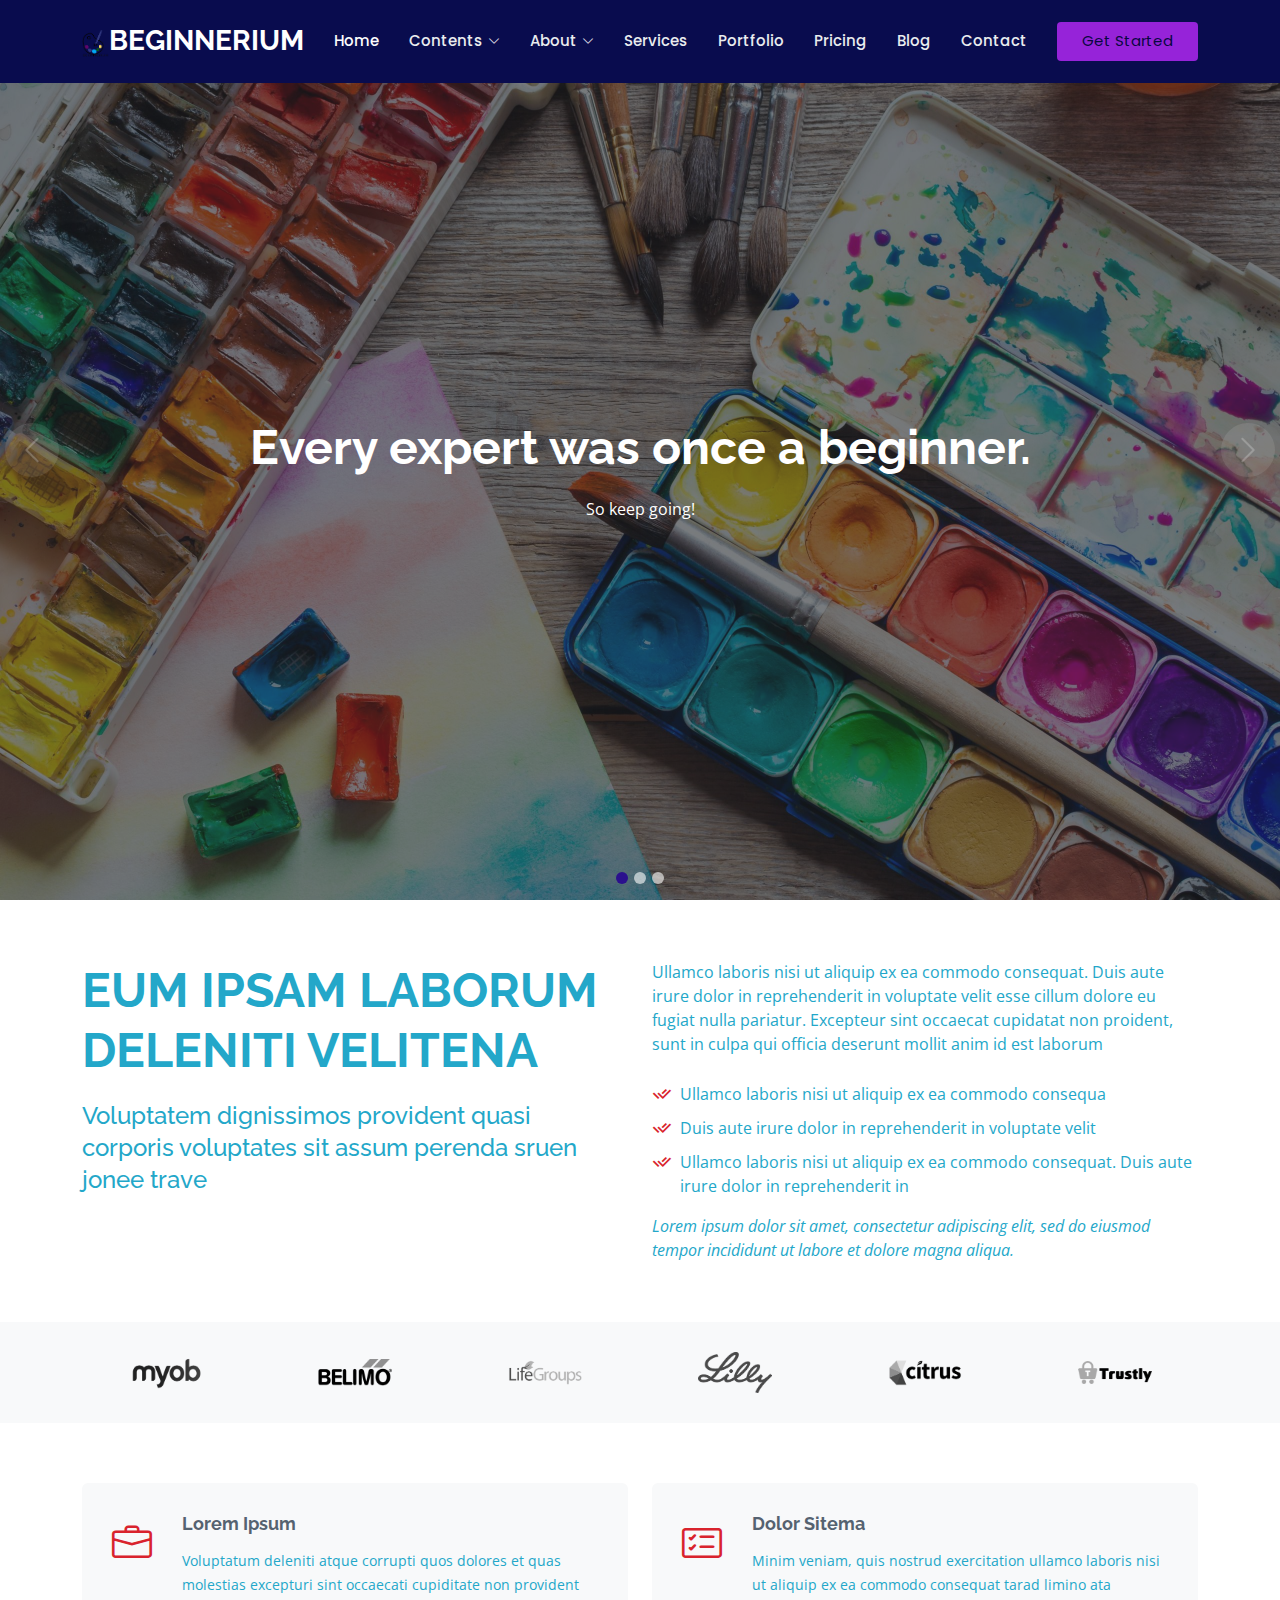
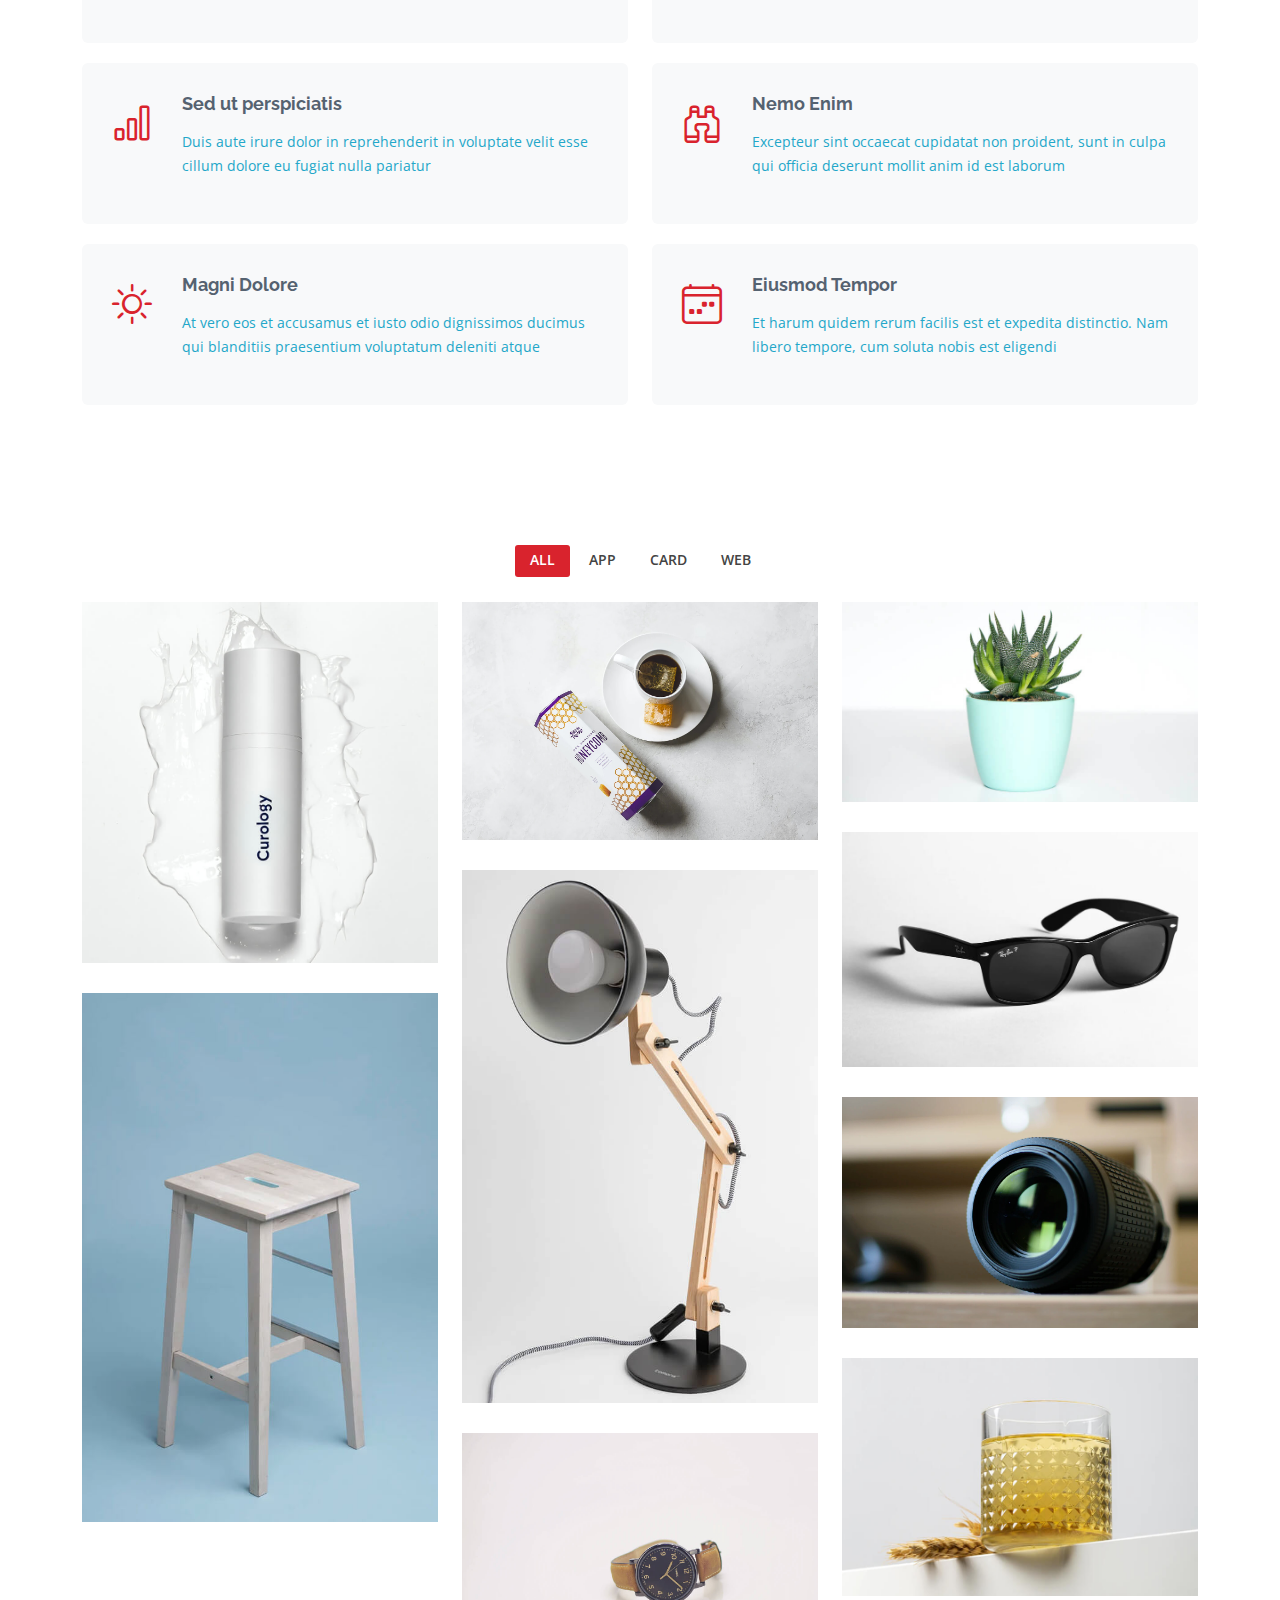
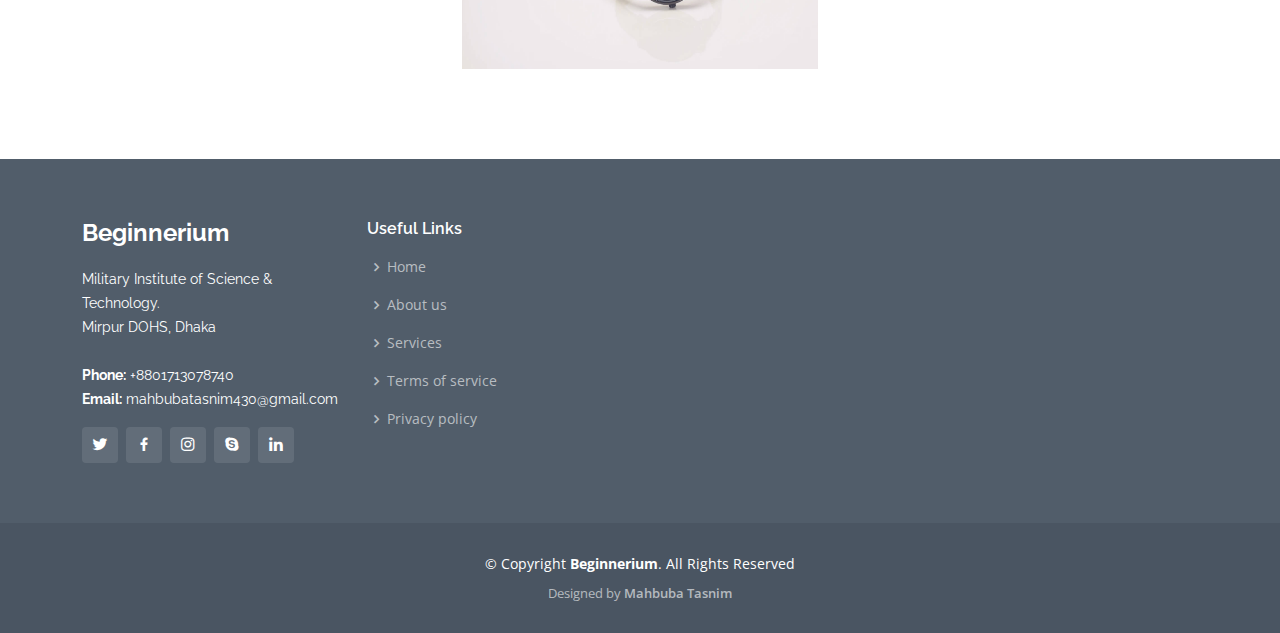
<file: index.html>
<!DOCTYPE html>
<html lang="en">

<head>
  <meta charset="utf-8">
  <meta content="width=device-width, initial-scale=1.0" name="viewport">

  <title>Beginnerium</title>
  <meta content="" name="description">
  <meta content="" name="keywords">

  <!-- Favicons -->
  <link href="assets/img/beginnerium.png" rel="icon">
  <link href="assets/img/beginnerium.png" rel="apple-touch-icon">

  <!-- Google Fonts -->
  <link href="https://fonts.googleapis.com/css?family=Open+Sans:300,300i,400,400i,600,600i,700,700i|Raleway:300,300i,400,400i,500,500i,600,600i,700,700i|Poppins:300,300i,400,400i,500,500i,600,600i,700,700i" rel="stylesheet">

  <!-- Vendor CSS Files -->
  <link href="assets/vendor/animate.css/animate.min.css" rel="stylesheet">
  <link href="assets/vendor/bootstrap/css/bootstrap.min.css" rel="stylesheet">
  <link href="assets/vendor/bootstrap-icons/bootstrap-icons.css" rel="stylesheet">
  <link href="assets/vendor/boxicons/css/boxicons.min.css" rel="stylesheet">
  <link href="assets/vendor/glightbox/css/glightbox.min.css" rel="stylesheet">
  <link href="assets/vendor/remixicon/remixicon.css" rel="stylesheet">
  <link href="assets/vendor/swiper/swiper-bundle.min.css" rel="stylesheet">

  <!-- Template Main CSS File -->
  <link href="assets/css/style.css" rel="stylesheet">

  <!-- =======================================================
  * Template Name: Sailor - v4.7.0
  * Template URL: https://bootstrapmade.com/sailor-free-bootstrap-theme/
  * Author: BootstrapMade.com
  * License: https://bootstrapmade.com/license/
  ======================================================== -->
</head>

<body>

  <!-- ======= Header ======= -->
  <header id="header" class="fixed-top d-flex align-items-center">
    <div class="container d-flex align-items-center">
      <a href="index.html" class="logo me-auto"><img src="assets/img/logonew.png" alt="" class="img-fluid"></a>
      <h1 class="logo me-auto"><a href="index.html">Beginnerium</a></h1>
      <!-- Uncomment below if you prefer to use an image logo -->
      

      <nav id="navbar" class="navbar">
        <ul>
          <li><a href="index.html" class="active">Home</a></li>

          <li class="dropdown"><a href="contents.html"><span>Contents</span> <i class="bi bi-chevron-down"></i></a>
            <ul>
              <li><a href="brushes.html">Brushes</a></li>
              <li><a href="canvases.html">Canvases</a></li>
              <li><a href="paints.html">Paints</a></li>
              <li><a href="sketchitems.html">Sketch Items</a></li>
              <li><a href="calligraphyitems.html">Calligraphy Items</a></li>
              <li><a href="testimonials.html">Paints</a></li>
            </ul>
          </li>

          <li class="dropdown"><a href="#"><span>About</span> <i class="bi bi-chevron-down"></i></a>
            <ul>
              <li><a href="about.html">About</a></li>
              <li><a href="team.html">Team</a></li>
              <li><a href="testimonials.html">Testimonials</a></li>

              <li class="dropdown"><a href="#"><span>Deep Drop Down</span> <i class="bi bi-chevron-right"></i></a>
                <ul>
                  <li><a href="#">Deep Drop Down 1</a></li>
                  <li><a href="#">Deep Drop Down 2</a></li>
                  <li><a href="#">Deep Drop Down 3</a></li>
                  <li><a href="#">Deep Drop Down 4</a></li>
                  <li><a href="#">Deep Drop Down 5</a></li>
                </ul>
              </li>
            </ul>
          </li>
          <li><a href="services.html">Services</a></li>
          <li><a href="portfolio.html">Portfolio</a></li>
          <li><a href="pricing.html">Pricing</a></li>
          <li><a href="blog.html">Blog</a></li>

          <li><a href="contact.html">Contact</a></li>
          <li><a href="index.html" class="getstarted">Get Started</a></li>
        </ul>
        <i class="bi bi-list mobile-nav-toggle"></i>
      </nav><!-- .navbar -->

    </div>
  </header><!-- End Header -->

  <!-- ======= Hero Section ======= -->
  <section id="hero">
    <div id="heroCarousel" data-bs-interval="5000" class="carousel slide carousel-fade" data-bs-ride="carousel">

      <ol class="carousel-indicators" id="hero-carousel-indicators"></ol>

      <div class="carousel-inner" role="listbox">

        <!-- Slide 1 -->
        <div class="carousel-item active" style="background-image: url(assets/img/herosec1.jpg)">
          <div class="carousel-container">
            <div class="container">
              <h2 class="animate__animated animate__fadeInDown">Every expert was once a beginner.</h2>
              <p class="animate__animated animate__fadeInUp">So keep going!</p>
              <!--<a href="#about" class="btn-get-started animate__animated animate__fadeInUp scrollto">Read More</a>-->
            </div>
          </div>
        </div>

        <!-- Slide 2 -->
        <div class="carousel-item" style="background-image: url(assets/img/herosec2.jpg)">
          <div class="carousel-container">
            <div class="container">
              <h2 class="animate__animated animate__fadeInDown">Happy things are always colorful.</h2>
              <p class="animate__animated animate__fadeInUp">So add some color in your life!</p>
              <!--<a href="#about" class="btn-get-started animate__animated animate__fadeInUp scrollto">Read More</a>-->
            </div>
          </div>
        </div>

        <!-- Slide 3 -->
        <div class="carousel-item" style="background-image: url(assets/img/image3.jpg)">
          <div class="carousel-container">
            <div class="container">
              <h2 class="animate__animated animate__fadeInDown">The scariest moment is always right before you start.</h2>
              <p class="animate__animated animate__fadeInUp">So don't hesitate to start!</p>
              <!--<a href="#about" class="btn-get-started animate__animated animate__fadeInUp scrollto">Read More</a>-->
            </div>
          </div>
        </div>

      </div>

      <a class="carousel-control-prev" href="#heroCarousel" role="button" data-bs-slide="prev">
        <span class="carousel-control-prev-icon bi bi-chevron-left" aria-hidden="true"></span>
      </a>

      <a class="carousel-control-next" href="#heroCarousel" role="button" data-bs-slide="next">
        <span class="carousel-control-next-icon bi bi-chevron-right" aria-hidden="true"></span>
      </a>

    </div>
  </section><!-- End Hero -->
  <!--<div class="RenderAnimation_scroll-indicator__2E8Ka">
    <div class="RenderAnimation_inner__MWPOh ">
      <div aria-label="Animated scroll indicator" role="img">
        <svg xmlns="http://www.w3.org/2000/svg" viewBox="0 0 26 50" width="26" height="50" preserveAspectRatio="xMidYMid meet" style="width: 100%; height: 100%; transform: translate3d(0px, 0px, 0px);">
          <defs>
            <clipPath id="__lottie_element_1886">
              <rect width="26" height="50" x="0" y="0"></rect>
            </clipPath>
          </defs>
          <g clip-path="url(#__lottie_element_1886)">
            <g transform="matrix(0.5656854510307312,0.5656854510307312,-0.5656854510307312,0.5656854510307312,212.93185424804688,-162.25872802734375)" opacity="0.09217772403075657" style="display: block;">
              <g opacity="1" transform="matrix(1,0,0,1,-0.1379999965429306,352.6549987792969)">
                <path fill="rgb(0,0,0)" fill-opacity="1" d="M0 0"></path>
                <path stroke-linecap="butt" stroke-linejoin="miter" fill-opacity="0" stroke-miterlimit="4" stroke="rgb(255,255,255)" stroke-opacity="1" stroke-width="1" d=" M9.97249984741211,-9.97249984741211 C9.97249984741211,-9.97249984741211 9.97249984741211,9.97249984741211 9.97249984741211,9.97249984741211 C9.97249984741211,9.97249984741211 -9.97249984741211,9.97249984741211 -9.97249984741211,9.97249984741211 C-9.97249984741211,9.97249984741211 -9.97249984741211,-9.97249984741211 -9.97249984741211,-9.97249984741211 C-9.97249984741211,-9.97249984741211 9.97249984741211,-9.97249984741211 9.97249984741211,-9.97249984741211z">

                </path>
              </g>
            </g>
                <g style="display: none;" transform="matrix(0.5656854510307312,0.5656854510307312,-0.5656854510307312,0.5656854510307312,212.93185424804688,-172.25872802734375)" opacity="0.0002534170490197596"><g opacity="1" transform="matrix(1,0,0,1,-0.1379999965429306,352.6549987792969)"><path fill="rgb(0,0,0)" fill-opacity="1" d="M0 0"></path><path stroke-linecap="butt" stroke-linejoin="miter" fill-opacity="0" stroke-miterlimit="4" stroke="rgb(255,255,255)" stroke-opacity="1" stroke-width="1" d=" M9.97249984741211,-9.97249984741211 C9.97249984741211,-9.97249984741211 9.97249984741211,9.97249984741211 9.97249984741211,9.97249984741211 C9.97249984741211,9.97249984741211 -9.97249984741211,9.97249984741211 -9.97249984741211,9.97249984741211 C-9.97249984741211,9.97249984741211 -9.97249984741211,-9.97249984741211 -9.97249984741211,-9.97249984741211 C-9.97249984741211,-9.97249984741211 9.97249984741211,-9.97249984741211 9.97249984741211,-9.97249984741211z">

                </path>
              </g>
            </g>
                <g transform="matrix(0.5656854510307312,0.5656854510307312,-0.5656854510307312,0.5656854510307312,213.06985473632812,-183.25872802734375)" opacity="0.000833242354888597" style="display: none;"><g opacity="1" transform="matrix(1,0,0,1,-0.1379999965429306,352.6549987792969)"><path fill="rgb(0,0,0)" fill-opacity="1" d="M0 0"></path><path stroke-linecap="butt" stroke-linejoin="miter" fill-opacity="0" stroke-miterlimit="4" stroke="rgb(255,255,255)" stroke-opacity="1" stroke-width="1" d=" M9.97249984741211,-9.97249984741211 C9.97249984741211,-9.97249984741211 9.97249984741211,9.97249984741211 9.97249984741211,9.97249984741211 C9.97249984741211,9.97249984741211 -9.97249984741211,9.97249984741211 -9.97249984741211,9.97249984741211 C-9.97249984741211,9.97249984741211 -9.97249984741211,-9.97249984741211 -9.97249984741211,-9.97249984741211 C-9.97249984741211,-9.97249984741211 9.97249984741211,-9.97249984741211 9.97249984741211,-9.97249984741211z">
                  
                </path>
              </g>
            </g>
          </g>
        </svg>
      </div>
    </div>
  </div>

  <main id="main">

    <!-- ======= About Section ======= -->
    <section id="about" class="about">
      <div class="container">

        <div class="row content">
          <div class="col-lg-6">
            <h2>Eum ipsam laborum deleniti velitena</h2>
            <h3>Voluptatem dignissimos provident quasi corporis voluptates sit assum perenda sruen jonee trave</h3>
          </div>
          <div class="col-lg-6 pt-4 pt-lg-0">
            <p>
              Ullamco laboris nisi ut aliquip ex ea commodo consequat. Duis aute irure dolor in reprehenderit in voluptate
              velit esse cillum dolore eu fugiat nulla pariatur. Excepteur sint occaecat cupidatat non proident, sunt in
              culpa qui officia deserunt mollit anim id est laborum
            </p>
            <ul>
              <li><i class="ri-check-double-line"></i> Ullamco laboris nisi ut aliquip ex ea commodo consequa</li>
              <li><i class="ri-check-double-line"></i> Duis aute irure dolor in reprehenderit in voluptate velit</li>
              <li><i class="ri-check-double-line"></i> Ullamco laboris nisi ut aliquip ex ea commodo consequat. Duis aute irure dolor in reprehenderit in</li>
            </ul>
            <p class="fst-italic">
              Lorem ipsum dolor sit amet, consectetur adipiscing elit, sed do eiusmod tempor incididunt ut labore et dolore
              magna aliqua.
            </p>
          </div>
        </div>

      </div>
    </section><!-- End About Section -->

    <!-- ======= Clients Section ======= -->
    <section id="clients" class="clients section-bg">
      <div class="container">

        <div class="row">

          <div class="col-lg-2 col-md-4 col-6 d-flex align-items-center justify-content-center">
            <img src="assets/img/clients/client-1.png" class="img-fluid" alt="">
          </div>

          <div class="col-lg-2 col-md-4 col-6 d-flex align-items-center justify-content-center">
            <img src="assets/img/clients/client-2.png" class="img-fluid" alt="">
          </div>

          <div class="col-lg-2 col-md-4 col-6 d-flex align-items-center justify-content-center">
            <img src="assets/img/clients/client-3.png" class="img-fluid" alt="">
          </div>

          <div class="col-lg-2 col-md-4 col-6 d-flex align-items-center justify-content-center">
            <img src="assets/img/clients/client-4.png" class="img-fluid" alt="">
          </div>

          <div class="col-lg-2 col-md-4 col-6 d-flex align-items-center justify-content-center">
            <img src="assets/img/clients/client-5.png" class="img-fluid" alt="">
          </div>

          <div class="col-lg-2 col-md-4 col-6 d-flex align-items-center justify-content-center">
            <img src="assets/img/clients/client-6.png" class="img-fluid" alt="">
          </div>

        </div>

      </div>
    </section><!-- End Clients Section -->

    <!-- ======= Services Section ======= -->
    <section id="services" class="services">
      <div class="container">

        <div class="row">
          <div class="col-md-6">
            <div class="icon-box">
              <i class="bi bi-briefcase"></i>
              <h4><a href="#">Lorem Ipsum</a></h4>
              <p>Voluptatum deleniti atque corrupti quos dolores et quas molestias excepturi sint occaecati cupiditate non provident</p>
            </div>
          </div>
          <div class="col-md-6 mt-4 mt-md-0">
            <div class="icon-box">
              <i class="bi bi-card-checklist"></i>
              <h4><a href="#">Dolor Sitema</a></h4>
              <p>Minim veniam, quis nostrud exercitation ullamco laboris nisi ut aliquip ex ea commodo consequat tarad limino ata</p>
            </div>
          </div>
          <div class="col-md-6 mt-4 mt-md-0">
            <div class="icon-box">
              <i class="bi bi-bar-chart"></i>
              <h4><a href="#">Sed ut perspiciatis</a></h4>
              <p>Duis aute irure dolor in reprehenderit in voluptate velit esse cillum dolore eu fugiat nulla pariatur</p>
            </div>
          </div>
          <div class="col-md-6 mt-4 mt-md-0">
            <div class="icon-box">
              <i class="bi bi-binoculars"></i>
              <h4><a href="#">Nemo Enim</a></h4>
              <p>Excepteur sint occaecat cupidatat non proident, sunt in culpa qui officia deserunt mollit anim id est laborum</p>
            </div>
          </div>
          <div class="col-md-6 mt-4 mt-md-0">
            <div class="icon-box">
              <i class="bi bi-brightness-high"></i>
              <h4><a href="#">Magni Dolore</a></h4>
              <p>At vero eos et accusamus et iusto odio dignissimos ducimus qui blanditiis praesentium voluptatum deleniti atque</p>
            </div>
          </div>
          <div class="col-md-6 mt-4 mt-md-0">
            <div class="icon-box">
              <i class="bi bi-calendar4-week"></i>
              <h4><a href="#">Eiusmod Tempor</a></h4>
              <p>Et harum quidem rerum facilis est et expedita distinctio. Nam libero tempore, cum soluta nobis est eligendi</p>
            </div>
          </div>
        </div>

      </div>
    </section><!-- End Services Section -->

    <!-- ======= Portfolio Section ======= -->
    <section id="portfolio" class="portfolio">
      <div class="container">

        <div class="row">
          <div class="col-lg-12 d-flex justify-content-center">
            <ul id="portfolio-flters">
              <li data-filter="*" class="filter-active">All</li>
              <li data-filter=".filter-app">App</li>
              <li data-filter=".filter-card">Card</li>
              <li data-filter=".filter-web">Web</li>
            </ul>
          </div>
        </div>

        <div class="row portfolio-container">

          <div class="col-lg-4 col-md-6 portfolio-item filter-app">
            <div class="portfolio-wrap">
              <img src="assets/img/portfolio/portfolio-1.jpg" class="img-fluid" alt="">
              <div class="portfolio-info">
                <h4>App 1</h4>
                <p>App</p>
                <div class="portfolio-links">
                  <a href="assets/img/portfolio/portfolio-1.jpg" data-gallery="portfolioGallery" class="portfolio-lightbox" title="App 1"><i class="bx bx-plus"></i></a>
                  <a href="portfolio-details.html" class="portfolio-details-lightbox" data-glightbox="type: external" title="Portfolio Details"><i class="bx bx-link"></i></a>
                </div>
              </div>
            </div>
          </div>

          <div class="col-lg-4 col-md-6 portfolio-item filter-web">
            <div class="portfolio-wrap">
              <img src="assets/img/portfolio/portfolio-2.jpg" class="img-fluid" alt="">
              <div class="portfolio-info">
                <h4>Web 3</h4>
                <p>Web</p>
                <div class="portfolio-links">
                  <a href="assets/img/portfolio/portfolio-2.jpg" data-gallery="portfolioGallery" class="portfolio-lightbox" title="Web 3"><i class="bx bx-plus"></i></a>
                  <a href="portfolio-details.html" class="portfolio-details-lightbox" data-glightbox="type: external" title="Portfolio Details"><i class="bx bx-link"></i></a>
                </div>
              </div>
            </div>
          </div>

          <div class="col-lg-4 col-md-6 portfolio-item filter-app">
            <div class="portfolio-wrap">
              <img src="assets/img/portfolio/portfolio-3.jpg" class="img-fluid" alt="">
              <div class="portfolio-info">
                <h4>App 2</h4>
                <p>App</p>
                <div class="portfolio-links">
                  <a href="assets/img/portfolio/portfolio-3.jpg" data-gallery="portfolioGallery" class="portfolio-lightbox" title="App 2"><i class="bx bx-plus"></i></a>
                  <a href="portfolio-details.html" class="portfolio-details-lightbox" data-glightbox="type: external" title="Portfolio Details"><i class="bx bx-link"></i></a>
                </div>
              </div>
            </div>
          </div>

          <div class="col-lg-4 col-md-6 portfolio-item filter-card">
            <div class="portfolio-wrap">
              <img src="assets/img/portfolio/portfolio-4.jpg" class="img-fluid" alt="">
              <div class="portfolio-info">
                <h4>Card 2</h4>
                <p>Card</p>
                <div class="portfolio-links">
                  <a href="assets/img/portfolio/portfolio-4.jpg" data-gallery="portfolioGallery" class="portfolio-lightbox" title="Card 2"><i class="bx bx-plus"></i></a>
                  <a href="portfolio-details.html" class="portfolio-details-lightbox" data-glightbox="type: external" title="Portfolio Details"><i class="bx bx-link"></i></a>
                </div>
              </div>
            </div>
          </div>

          <div class="col-lg-4 col-md-6 portfolio-item filter-web">
            <div class="portfolio-wrap">
              <img src="assets/img/portfolio/portfolio-5.jpg" class="img-fluid" alt="">
              <div class="portfolio-info">
                <h4>Web 2</h4>
                <p>Web</p>
                <div class="portfolio-links">
                  <a href="assets/img/portfolio/portfolio-5.jpg" data-gallery="portfolioGallery" class="portfolio-lightbox" title="Web 2"><i class="bx bx-plus"></i></a>
                  <a href="portfolio-details.html" class="portfolio-details-lightbox" data-glightbox="type: external" title="Portfolio Details"><i class="bx bx-link"></i></a>
                </div>
              </div>
            </div>
          </div>

          <div class="col-lg-4 col-md-6 portfolio-item filter-app">
            <div class="portfolio-wrap">
              <img src="assets/img/portfolio/portfolio-6.jpg" class="img-fluid" alt="">
              <div class="portfolio-info">
                <h4>App 3</h4>
                <p>App</p>
                <div class="portfolio-links">
                  <a href="assets/img/portfolio/portfolio-6.jpg" data-gallery="portfolioGallery" class="portfolio-lightbox" title="App 3"><i class="bx bx-plus"></i></a>
                  <a href="portfolio-details.html" class="portfolio-details-lightbox" data-glightbox="type: external" title="Portfolio Details"><i class="bx bx-link"></i></a>
                </div>
              </div>
            </div>
          </div>

          <div class="col-lg-4 col-md-6 portfolio-item filter-card">
            <div class="portfolio-wrap">
              <img src="assets/img/portfolio/portfolio-7.jpg" class="img-fluid" alt="">
              <div class="portfolio-info">
                <h4>Card 1</h4>
                <p>Card</p>
                <div class="portfolio-links">
                  <a href="assets/img/portfolio/portfolio-7.jpg" data-gallery="portfolioGallery" class="portfolio-lightbox" title="Card 1"><i class="bx bx-plus"></i></a>
                  <a href="portfolio-details.html" class="portfolio-details-lightbox" data-glightbox="type: external" title="Portfolio Details"><i class="bx bx-link"></i></a>
                </div>
              </div>
            </div>
          </div>

          <div class="col-lg-4 col-md-6 portfolio-item filter-card">
            <div class="portfolio-wrap">
              <img src="assets/img/portfolio/portfolio-8.jpg" class="img-fluid" alt="">
              <div class="portfolio-info">
                <h4>Card 3</h4>
                <p>Card</p>
                <div class="portfolio-links">
                  <a href="assets/img/portfolio/portfolio-8.jpg" data-gallery="portfolioGallery" class="portfolio-lightbox" title="Card 3"><i class="bx bx-plus"></i></a>
                  <a href="portfolio-details.html" class="portfolio-details-lightbox" data-glightbox="type: external" title="Portfolio Details"><i class="bx bx-link"></i></a>
                </div>
              </div>
            </div>
          </div>

          <div class="col-lg-4 col-md-6 portfolio-item filter-web">
            <div class="portfolio-wrap">
              <img src="assets/img/portfolio/portfolio-9.jpg" class="img-fluid" alt="">
              <div class="portfolio-info">
                <h4>Web 3</h4>
                <p>Web</p>
                <div class="portfolio-links">
                  <a href="assets/img/portfolio/portfolio-9.jpg" data-gallery="portfolioGallery" class="portfolio-lightbox" title="Web 3"><i class="bx bx-plus"></i></a>
                  <a href="portfolio-details.html" class="portfolio-details-lightbox" data-glightbox="type: external" title="Portfolio Details"><i class="bx bx-link"></i></a>
                </div>
              </div>
            </div>
          </div>

        </div>

      </div>
    </section><!-- End Portfolio Section -->

  </main><!-- End #main -->

  <!-- ======= Footer ======= -->
  <footer id="footer">
    <div class="footer-top">
      <div class="container">
        <div class="row">

          <div class="col-lg-3 col-md-6">
            <div class="footer-info">
              <h3>Beginnerium</h3>
              <p>
                Military Institute of Science & Technology. <br>
                Mirpur DOHS, Dhaka<br><br>
                <strong>Phone:</strong> +8801713078740<br>
                <strong>Email:</strong> mahbubatasnim430@gmail.com<br>
              </p>
              <div class="social-links mt-3">
                <a href="#" class="twitter"><i class="bx bxl-twitter"></i></a>
                <a href="#" class="facebook"><i class="bx bxl-facebook"></i></a>
                <a href="#" class="instagram"><i class="bx bxl-instagram"></i></a>
                <a href="#" class="google-plus"><i class="bx bxl-skype"></i></a>
                <a href="#" class="linkedin"><i class="bx bxl-linkedin"></i></a>
              </div>
            </div>
          </div>

          <div class="col-lg-2 col-md-6 footer-links">
            <h4>Useful Links</h4>
            <ul>
              <li><i class="bx bx-chevron-right"></i> <a href="#">Home</a></li>
              <li><i class="bx bx-chevron-right"></i> <a href="#">About us</a></li>
              <li><i class="bx bx-chevron-right"></i> <a href="#">Services</a></li>
              <li><i class="bx bx-chevron-right"></i> <a href="#">Terms of service</a></li>
              <li><i class="bx bx-chevron-right"></i> <a href="#">Privacy policy</a></li>
            </ul>
          </div>

          

        </div>
      </div>
    </div>

    <div class="container">
      <div class="copyright">
        &copy; Copyright <strong><span>Beginnerium</span></strong>. All Rights Reserved
      </div>
      <div class="credits">
        <!-- All the links in the footer should remain intact. -->
        <!-- You can delete the links only if you purchased the pro version. -->
        <!-- Licensing information: https://bootstrapmade.com/license/ -->
        <!-- Purchase the pro version with working PHP/AJAX contact form: https://bootstrapmade.com/sailor-free-bootstrap-theme/ -->
        Designed by <a href="https://bootstrapmade.com/">Mahbuba Tasnim</a>
      </div>
    </div>
  </footer><!-- End Footer -->

  <a href="#" class="back-to-top d-flex align-items-center justify-content-center"><i class="bi bi-arrow-up-short"></i></a>

  <!-- Vendor JS Files -->
  <script src="assets/vendor/bootstrap/js/bootstrap.bundle.min.js"></script>
  <script src="assets/vendor/glightbox/js/glightbox.min.js"></script>
  <script src="assets/vendor/isotope-layout/isotope.pkgd.min.js"></script>
  <script src="assets/vendor/swiper/swiper-bundle.min.js"></script>
  <script src="assets/vendor/waypoints/noframework.waypoints.js"></script>
  <script src="assets/vendor/php-email-form/validate.js"></script>

  <!-- Template Main JS File -->
  <script src="assets/js/main.js"></script>

</body>

</html>
</file>
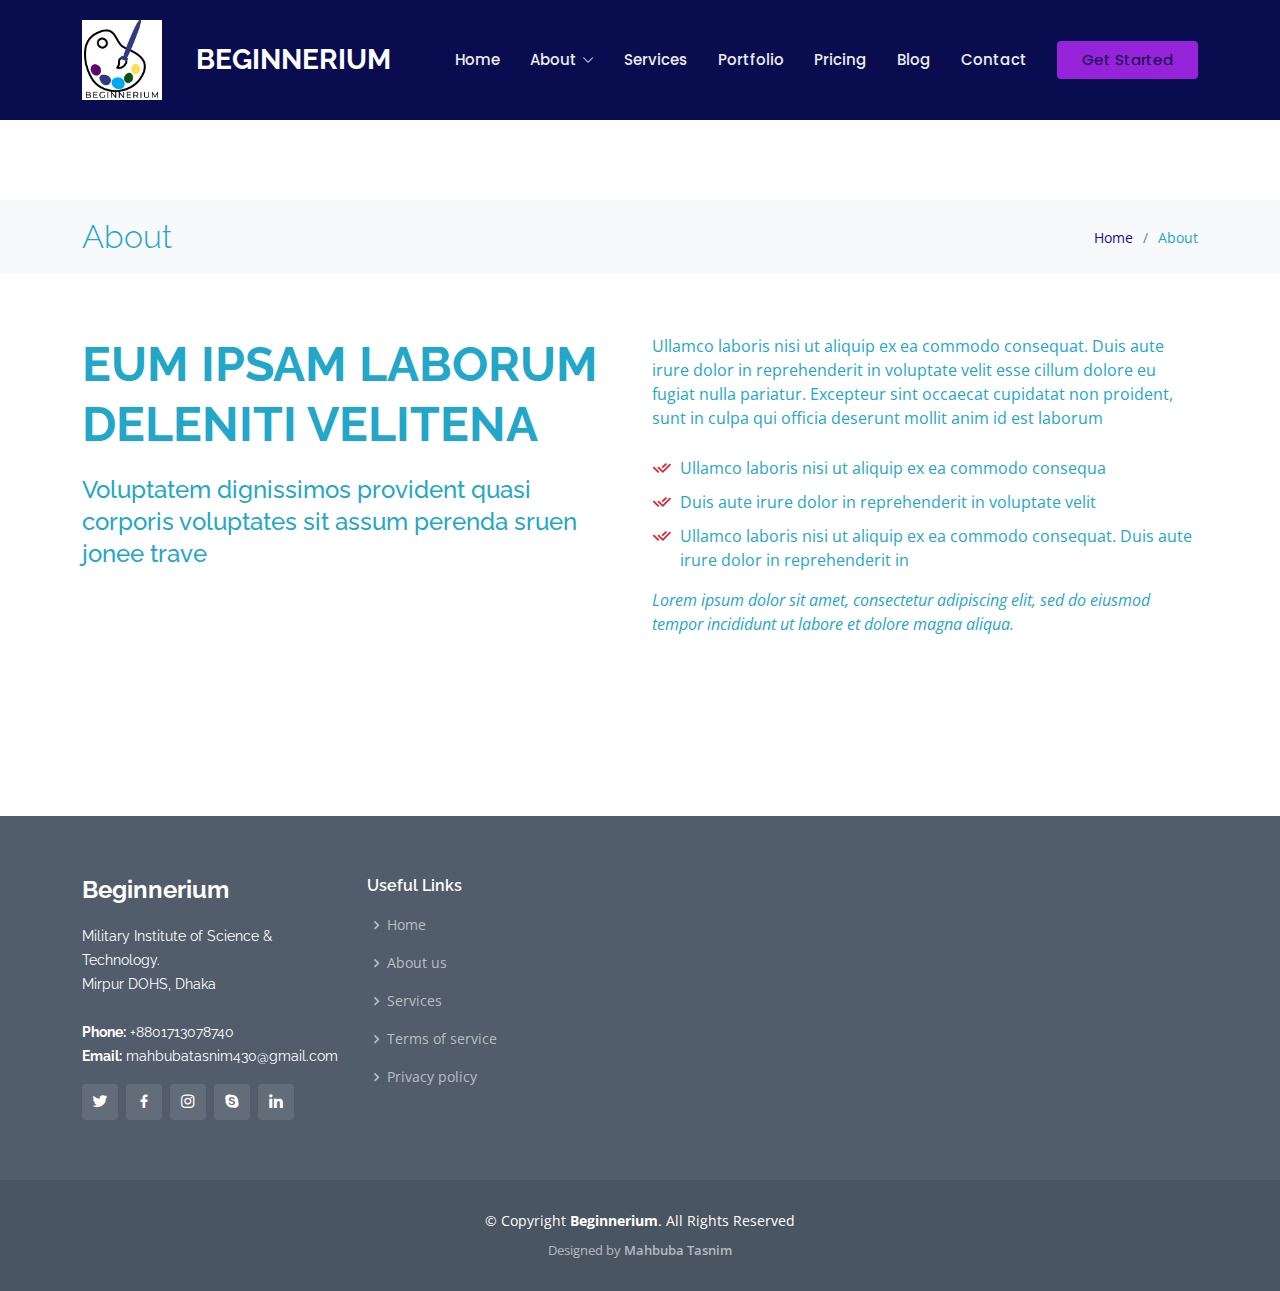
<file: about.html>
<!DOCTYPE html>
<html lang="en">

<head>
  <meta charset="utf-8">
  <meta content="width=device-width, initial-scale=1.0" name="viewport">

  <title>About - Beginnerium</title>
  <meta content="" name="description">
  <meta content="" name="keywords">

  <!-- Favicons -->
  <link href="assets/img/beginnerium.png" rel="icon">
  <link href="assets/img/beginnerium.png" rel="apple-touch-icon">

  <!-- Google Fonts -->
  <link href="https://fonts.googleapis.com/css?family=Open+Sans:300,300i,400,400i,600,600i,700,700i|Raleway:300,300i,400,400i,500,500i,600,600i,700,700i|Poppins:300,300i,400,400i,500,500i,600,600i,700,700i" rel="stylesheet">

  <!-- Vendor CSS Files -->
  <link href="assets/vendor/animate.css/animate.min.css" rel="stylesheet">
  <link href="assets/vendor/bootstrap/css/bootstrap.min.css" rel="stylesheet">
  <link href="assets/vendor/bootstrap-icons/bootstrap-icons.css" rel="stylesheet">
  <link href="assets/vendor/boxicons/css/boxicons.min.css" rel="stylesheet">
  <link href="assets/vendor/glightbox/css/glightbox.min.css" rel="stylesheet">
  <link href="assets/vendor/remixicon/remixicon.css" rel="stylesheet">
  <link href="assets/vendor/swiper/swiper-bundle.min.css" rel="stylesheet">

  <!-- Template Main CSS File -->
  <link href="assets/css/style.css" rel="stylesheet">

  <!-- =======================================================
  * Template Name: Sailor - v4.7.0
  * Template URL: https://bootstrapmade.com/sailor-free-bootstrap-theme/
  * Author: BootstrapMade.com
  * License: https://bootstrapmade.com/license/
  ======================================================== -->
</head>

<body>

  <!-- ======= Header ======= -->
  <header id="header" class="fixed-top d-flex align-items-center">
    <div class="container d-flex align-items-center">

      <a href="index.html" class="logo me-auto"><img src="assets/img/beginnerium.png" alt="" class="img-fluid"></a> 
      <h1 class="logo me-auto"><a href="index.html">Beginnerium</a></h1>
      <!-- Uncomment below if you prefer to use an image logo -->
       

      <nav id="navbar" class="navbar">
        <ul>
          <li><a href="index.html">Home</a></li>

          <li class="dropdown"><a href="#"><span>About</span> <i class="bi bi-chevron-down"></i></a>
            <ul>
              <li><a href="about.html" class="active">About</a></li>
              <li><a href="team.html">Team</a></li>
              <li><a href="testimonials.html">Testimonials</a></li>

              <li class="dropdown"><a href="#"><span>Deep Drop Down</span> <i class="bi bi-chevron-right"></i></a>
                <ul>
                  <li><a href="#">Deep Drop Down 1</a></li>
                  <li><a href="#">Deep Drop Down 2</a></li>
                  <li><a href="#">Deep Drop Down 3</a></li>
                  <li><a href="#">Deep Drop Down 4</a></li>
                  <li><a href="#">Deep Drop Down 5</a></li>
                </ul>
              </li>
            </ul>
          </li>
          <li><a href="services.html">Services</a></li>
          <li><a href="portfolio.html">Portfolio</a></li>
          <li><a href="pricing.html">Pricing</a></li>
          <li><a href="blog.html">Blog</a></li>

          <li><a href="contact.html">Contact</a></li>
          <li><a href="index.html" class="getstarted">Get Started</a></li>
        </ul>
        <i class="bi bi-list mobile-nav-toggle"></i>
      </nav><!-- .navbar -->

    </div>
  </header><!-- End Header -->

  <main id="main">

    <section><span>

    </span></section>
    

    <!-- ======= Breadcrumbs ======= -->
    <section id="breadcrumbs" class="breadcrumbs">
      <div class="container">

        <div class="d-flex justify-content-between align-items-center">
          <h2>About</h2>
          <ol>
            <li><a href="index.html">Home</a></li>
            <li>About</li>
          </ol>
        </div>

      </div>
    </section><!-- End Breadcrumbs -->

    <!-- ======= About Section ======= -->
    <section id="about" class="about">
      <div class="container">

        <div class="row content">
          <div class="col-lg-6">
            <h2>Eum ipsam laborum deleniti velitena</h2>
            <h3>Voluptatem dignissimos provident quasi corporis voluptates sit assum perenda sruen jonee trave</h3>
          </div>
          <div class="col-lg-6 pt-4 pt-lg-0">
            <p>
              Ullamco laboris nisi ut aliquip ex ea commodo consequat. Duis aute irure dolor in reprehenderit in voluptate
              velit esse cillum dolore eu fugiat nulla pariatur. Excepteur sint occaecat cupidatat non proident, sunt in
              culpa qui officia deserunt mollit anim id est laborum
            </p>
            <ul>
              <li><i class="ri-check-double-line"></i> Ullamco laboris nisi ut aliquip ex ea commodo consequa</li>
              <li><i class="ri-check-double-line"></i> Duis aute irure dolor in reprehenderit in voluptate velit</li>
              <li><i class="ri-check-double-line"></i> Ullamco laboris nisi ut aliquip ex ea commodo consequat. Duis aute irure dolor in reprehenderit in</li>
            </ul>
            <p class="fst-italic">
              Lorem ipsum dolor sit amet, consectetur adipiscing elit, sed do eiusmod tempor incididunt ut labore et dolore
              magna aliqua.
            </p>
          </div>
        </div>

      </div>
    </section><!-- End About Section -->
    <section><span>

    </span></section>

    <!-- ======= Team Section =======  
    <section id="team" class="team section-bg">
      <div class="container">

        <div class="section-title">
          <h2>Team</h2>
          <p>Our Hardowrking Team</p>
        </div>

        <div class="row">

          <div class="col-lg-6">
            <div class="member d-flex align-items-start">
              <div class="pic"><img src="assets/img/team/team-1.jpg" class="img-fluid" alt=""></div>
              <div class="member-info">
                <h4>Walter White</h4>
                <span>Chief Executive Officer</span>
                <p>Explicabo voluptatem mollitia et repellat</p>
                <div class="social">
                  <a href=""><i class="ri-twitter-fill"></i></a>
                  <a href=""><i class="ri-facebook-fill"></i></a>
                  <a href=""><i class="ri-instagram-fill"></i></a>
                  <a href=""> <i class="ri-linkedin-box-fill"></i> </a>
                </div>
              </div>
            </div>
          </div>

          <div class="col-lg-6 mt-4 mt-lg-0">
            <div class="member d-flex align-items-start">
              <div class="pic"><img src="assets/img/team/team-2.jpg" class="img-fluid" alt=""></div>
              <div class="member-info">
                <h4>Sarah Jhonson</h4>
                <span>Product Manager</span>
                <p>Aut maiores voluptates amet et quis</p>
                <div class="social">
                  <a href=""><i class="ri-twitter-fill"></i></a>
                  <a href=""><i class="ri-facebook-fill"></i></a>
                  <a href=""><i class="ri-instagram-fill"></i></a>
                  <a href=""> <i class="ri-linkedin-box-fill"></i> </a>
                </div>
              </div>
            </div>
          </div>

          <div class="col-lg-6 mt-4">
            <div class="member d-flex align-items-start">
              <div class="pic"><img src="assets/img/team/team-3.jpg" class="img-fluid" alt=""></div>
              <div class="member-info">
                <h4>William Anderson</h4>
                <span>CTO</span>
                <p>Quisquam facilis cum velit laborum corrupti</p>
                <div class="social">
                  <a href=""><i class="ri-twitter-fill"></i></a>
                  <a href=""><i class="ri-facebook-fill"></i></a>
                  <a href=""><i class="ri-instagram-fill"></i></a>
                  <a href=""> <i class="ri-linkedin-box-fill"></i> </a>
                </div>
              </div>
            </div>
          </div>

          <div class="col-lg-6 mt-4">
            <div class="member d-flex align-items-start">
              <div class="pic"><img src="assets/img/team/team-4.jpg" class="img-fluid" alt=""></div>
              <div class="member-info">
                <h4>Amanda Jepson</h4>
                <span>Accountant</span>
                <p>Dolorum tempora officiis odit laborum officiis</p>
                <div class="social">
                  <a href=""><i class="ri-twitter-fill"></i></a>
                  <a href=""><i class="ri-facebook-fill"></i></a>
                  <a href=""><i class="ri-instagram-fill"></i></a>
                  <a href=""> <i class="ri-linkedin-box-fill"></i> </a>
                </div>
              </div>
            </div>
          </div>

        </div>

      </div>
    </section><!-- End Team Section -->

    <!-- ======= Our Skills Section =======  
    <section id="skills" class="skills">
      <div class="container">

        <div class="section-title">
          <h2>Our Skills</h2>
          <p>Check our Our Skills</p>
        </div>

        <div class="row skills-content">

          <div class="col-lg-6">

            <div class="progress">
              <span class="skill">HTML <i class="val">100%</i></span>
              <div class="progress-bar-wrap">
                <div class="progress-bar" role="progressbar" aria-valuenow="100" aria-valuemin="0" aria-valuemax="100"></div>
              </div>
            </div>

            <div class="progress">
              <span class="skill">CSS <i class="val">90%</i></span>
              <div class="progress-bar-wrap">
                <div class="progress-bar" role="progressbar" aria-valuenow="90" aria-valuemin="0" aria-valuemax="100"></div>
              </div>
            </div>

            <div class="progress">
              <span class="skill">JavaScript <i class="val">75%</i></span>
              <div class="progress-bar-wrap">
                <div class="progress-bar" role="progressbar" aria-valuenow="75" aria-valuemin="0" aria-valuemax="100"></div>
              </div>
            </div>

          </div>

          <div class="col-lg-6">

            <div class="progress">
              <span class="skill">PHP <i class="val">80%</i></span>
              <div class="progress-bar-wrap">
                <div class="progress-bar" role="progressbar" aria-valuenow="80" aria-valuemin="0" aria-valuemax="100"></div>
              </div>
            </div>

            <div class="progress">
              <span class="skill">WordPress/CMS <i class="val">90%</i></span>
              <div class="progress-bar-wrap">
                <div class="progress-bar" role="progressbar" aria-valuenow="90" aria-valuemin="0" aria-valuemax="100"></div>
              </div>
            </div>

            <div class="progress">
              <span class="skill">Photoshop <i class="val">55%</i></span>
              <div class="progress-bar-wrap">
                <div class="progress-bar" role="progressbar" aria-valuenow="55" aria-valuemin="0" aria-valuemax="100"></div>
              </div>
            </div>

          </div>

        </div>

      </div>
    </section><!-- End Our Skills Section -->

  </main><!-- End #main -->

  <!-- ======= Footer ======= -->
  <footer id="footer">
    <div class="footer-top">
      <div class="container">
        <div class="row">

          <div class="col-lg-3 col-md-6">
            <div class="footer-info">
              <h3>Beginnerium</h3>
              <p>
                Military Institute of Science & Technology. <br>
                Mirpur DOHS, Dhaka<br><br>
                <strong>Phone:</strong> +8801713078740<br>
                <strong>Email:</strong> mahbubatasnim430@gmail.com<br>
              </p>
              <div class="social-links mt-3">
                <a href="#" class="twitter"><i class="bx bxl-twitter"></i></a>
                <a href="#" class="facebook"><i class="bx bxl-facebook"></i></a>
                <a href="#" class="instagram"><i class="bx bxl-instagram"></i></a>
                <a href="#" class="google-plus"><i class="bx bxl-skype"></i></a>
                <a href="#" class="linkedin"><i class="bx bxl-linkedin"></i></a>
              </div>
            </div>
          </div>

          <div class="col-lg-2 col-md-6 footer-links">
            <h4>Useful Links</h4>
            <ul>
              <li><i class="bx bx-chevron-right"></i> <a href="#">Home</a></li>
              <li><i class="bx bx-chevron-right"></i> <a href="#">About us</a></li>
              <li><i class="bx bx-chevron-right"></i> <a href="#">Services</a></li>
              <li><i class="bx bx-chevron-right"></i> <a href="#">Terms of service</a></li>
              <li><i class="bx bx-chevron-right"></i> <a href="#">Privacy policy</a></li>
            </ul>
          </div>

          

        </div>
      </div>
    </div>

    <div class="container">
      <div class="copyright">
        &copy; Copyright <strong><span>Beginnerium</span></strong>. All Rights Reserved
      </div>
      <div class="credits">
        <!-- All the links in the footer should remain intact. -->
        <!-- You can delete the links only if you purchased the pro version. -->
        <!-- Licensing information: https://bootstrapmade.com/license/ -->
        <!-- Purchase the pro version with working PHP/AJAX contact form: https://bootstrapmade.com/sailor-free-bootstrap-theme/ -->
        Designed by <a href="https://bootstrapmade.com/">Mahbuba Tasnim</a>
      </div>
    </div>
  </footer><!-- End Footer -->

  <a href="#" class="back-to-top d-flex align-items-center justify-content-center"><i class="bi bi-arrow-up-short"></i></a>

  <!-- Vendor JS Files -->
  <script src="assets/vendor/bootstrap/js/bootstrap.bundle.min.js"></script>
  <script src="assets/vendor/glightbox/js/glightbox.min.js"></script>
  <script src="assets/vendor/isotope-layout/isotope.pkgd.min.js"></script>
  <script src="assets/vendor/swiper/swiper-bundle.min.js"></script>
  <script src="assets/vendor/waypoints/noframework.waypoints.js"></script>
  <script src="assets/vendor/php-email-form/validate.js"></script>

  <!-- Template Main JS File -->
  <script src="assets/js/main.js"></script>

</body>

</html>
</file>
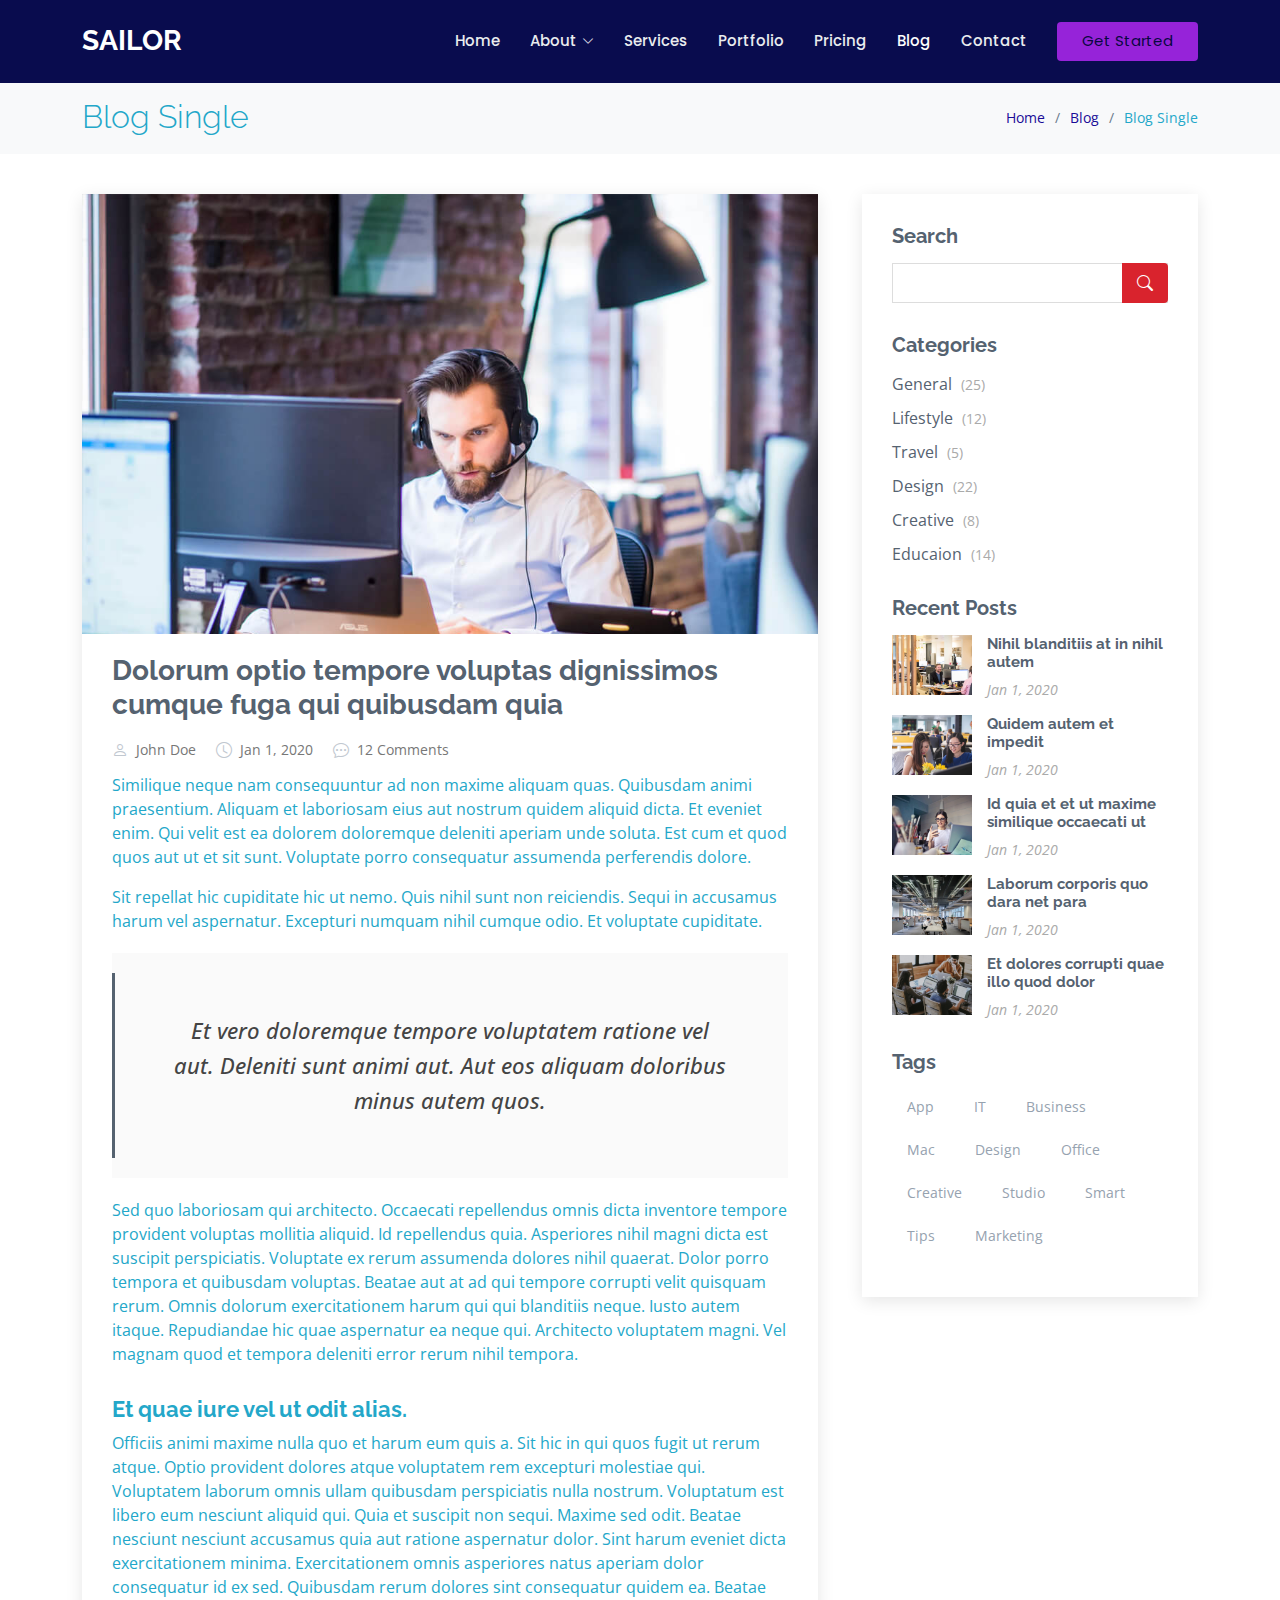
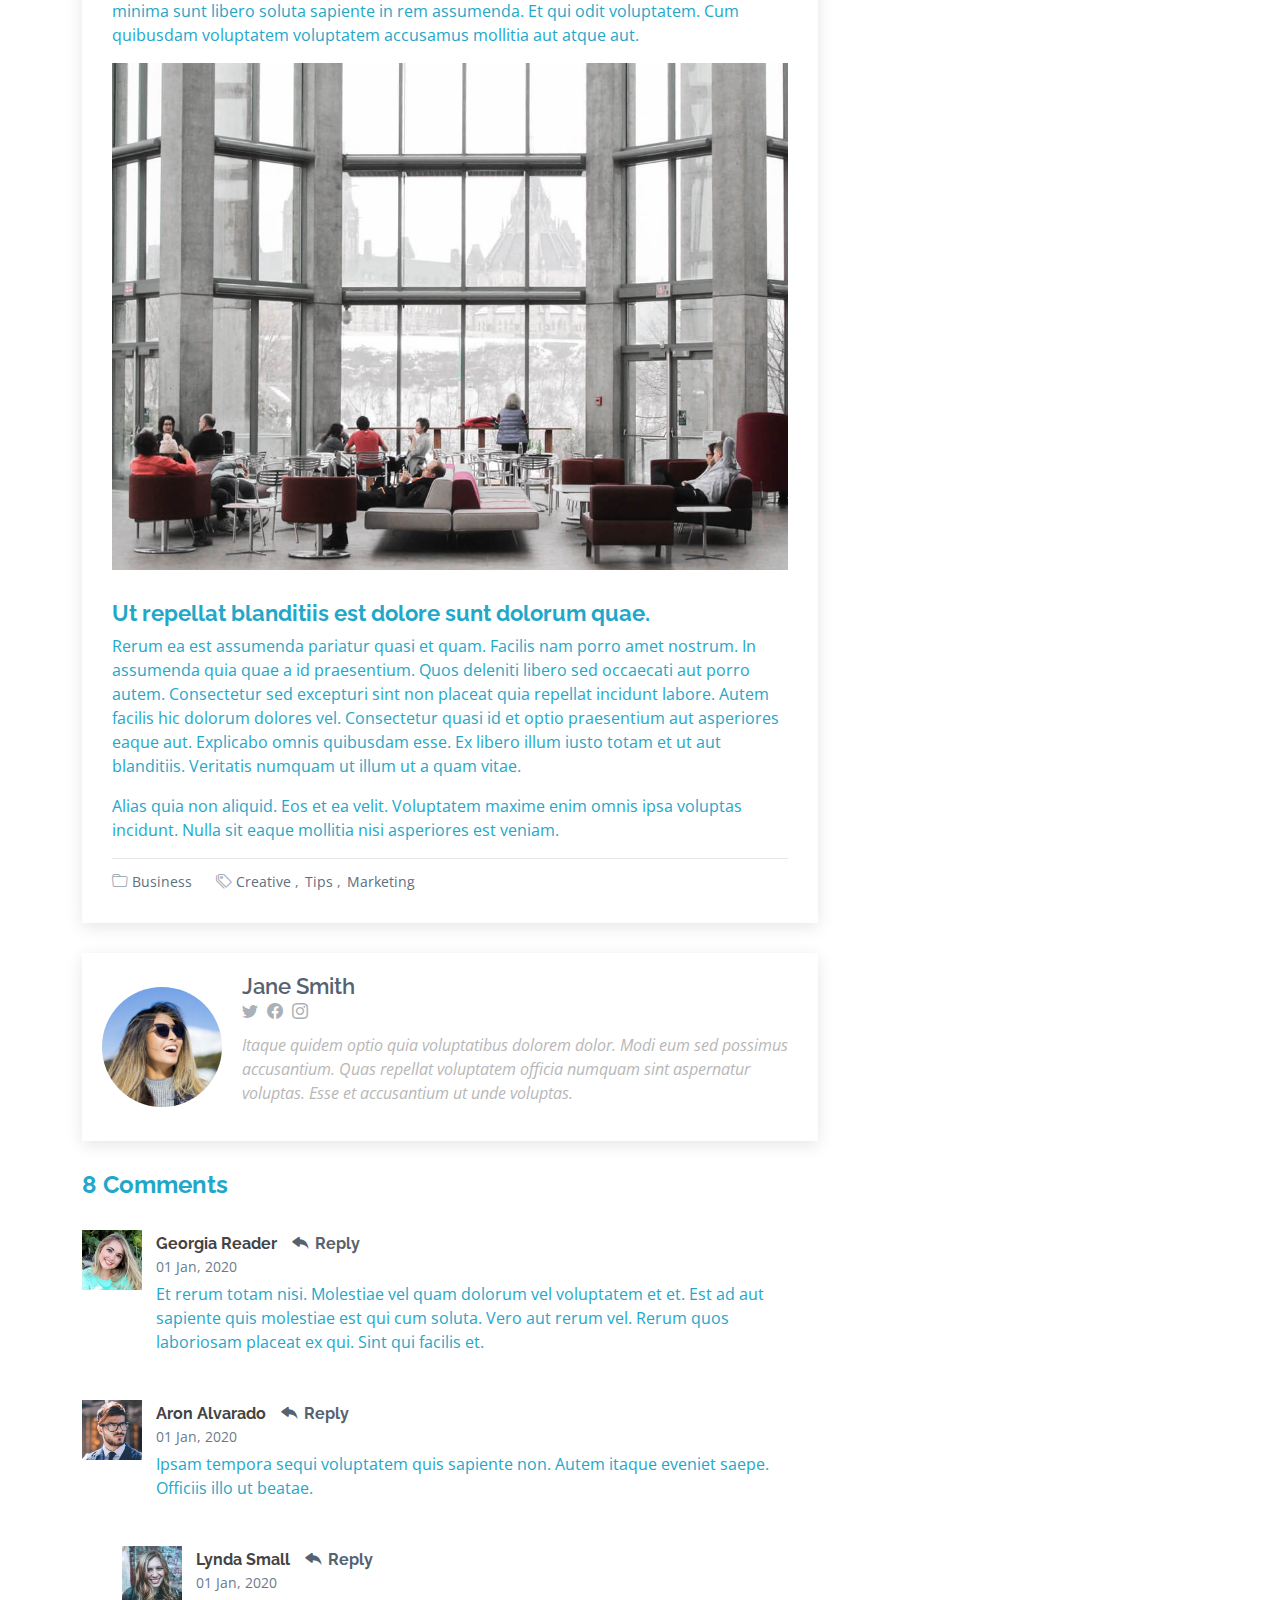
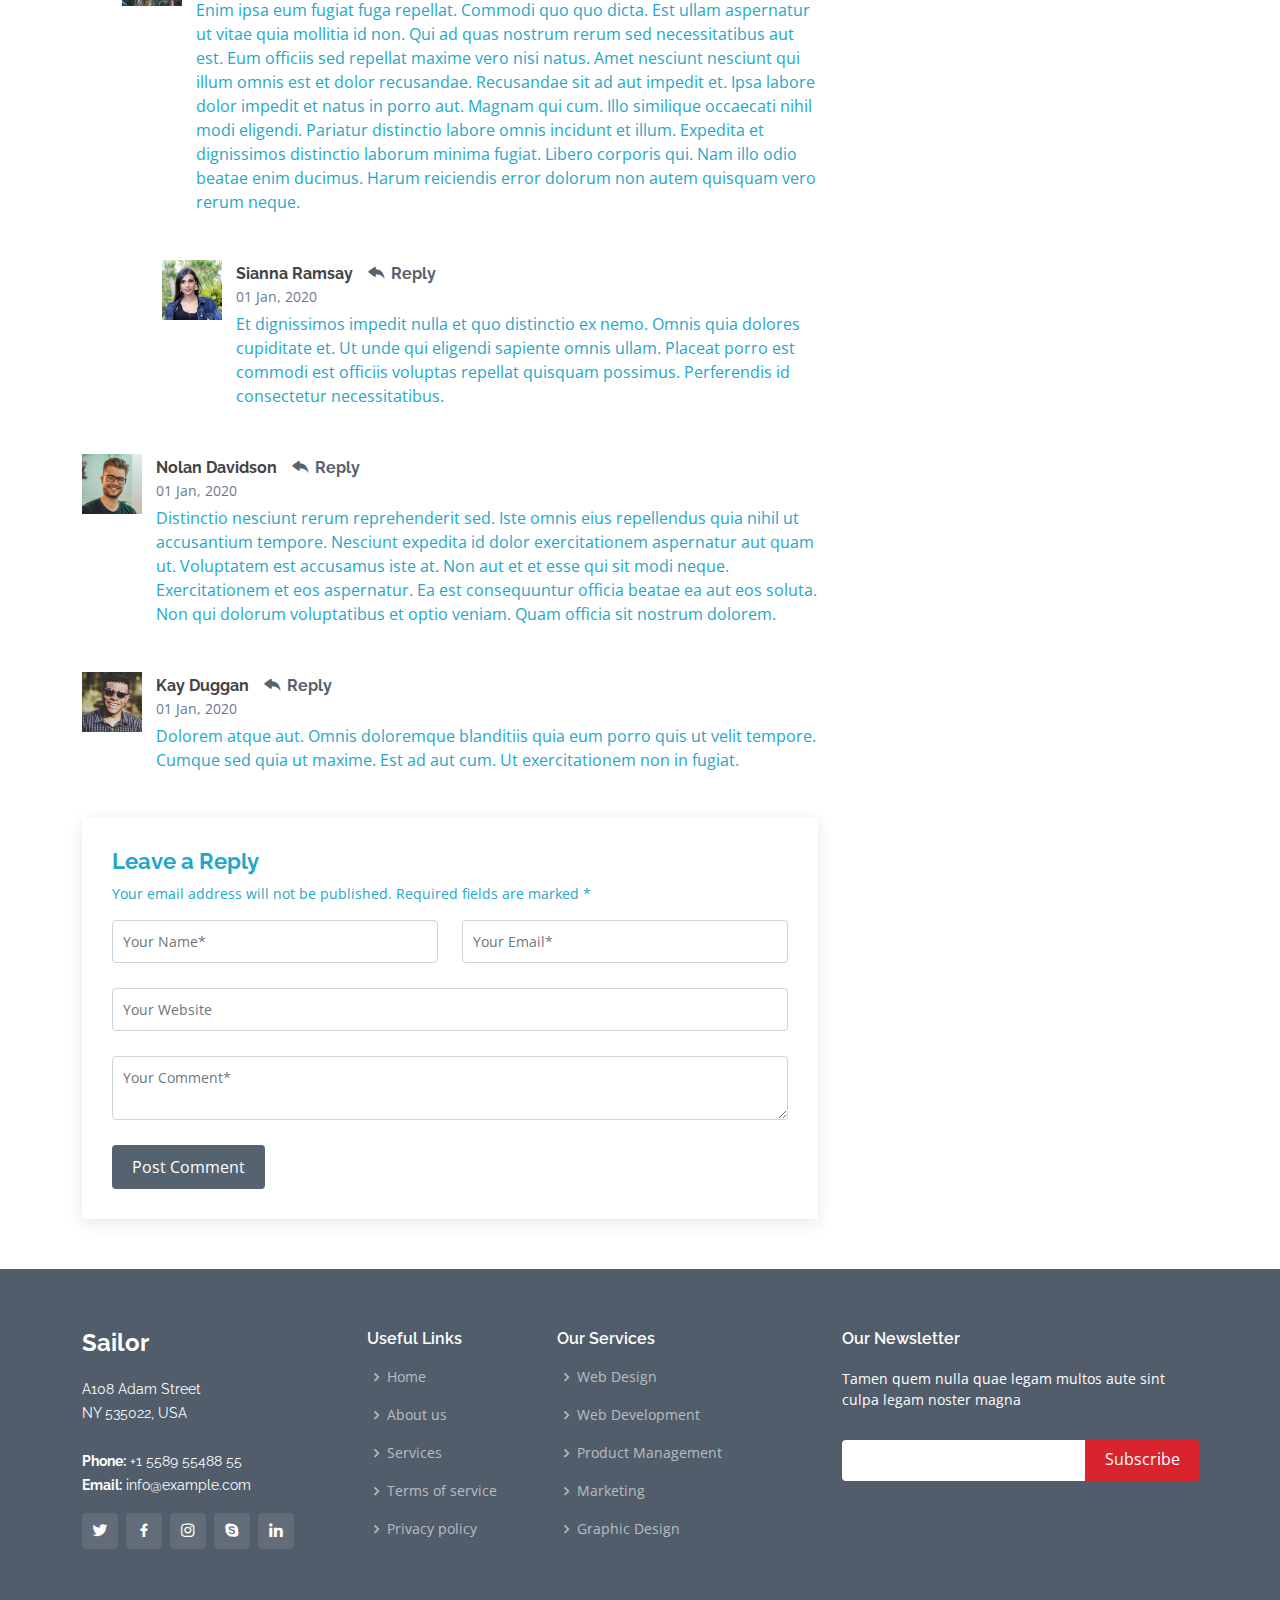
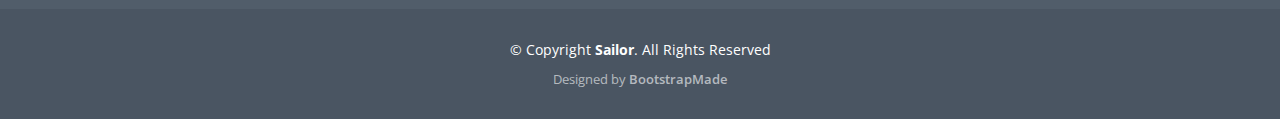
<file: blog-single.html>
<!DOCTYPE html>
<html lang="en">

<head>
  <meta charset="utf-8">
  <meta content="width=device-width, initial-scale=1.0" name="viewport">

  <title>Blog Single - Sailor Bootstrap Template</title>
  <meta content="" name="description">
  <meta content="" name="keywords">

  <!-- Favicons -->
  <link href="assets/img/favicon.png" rel="icon">
  <link href="assets/img/apple-touch-icon.png" rel="apple-touch-icon">

  <!-- Google Fonts -->
  <link href="https://fonts.googleapis.com/css?family=Open+Sans:300,300i,400,400i,600,600i,700,700i|Raleway:300,300i,400,400i,500,500i,600,600i,700,700i|Poppins:300,300i,400,400i,500,500i,600,600i,700,700i" rel="stylesheet">

  <!-- Vendor CSS Files -->
  <link href="assets/vendor/animate.css/animate.min.css" rel="stylesheet">
  <link href="assets/vendor/bootstrap/css/bootstrap.min.css" rel="stylesheet">
  <link href="assets/vendor/bootstrap-icons/bootstrap-icons.css" rel="stylesheet">
  <link href="assets/vendor/boxicons/css/boxicons.min.css" rel="stylesheet">
  <link href="assets/vendor/glightbox/css/glightbox.min.css" rel="stylesheet">
  <link href="assets/vendor/remixicon/remixicon.css" rel="stylesheet">
  <link href="assets/vendor/swiper/swiper-bundle.min.css" rel="stylesheet">

  <!-- Template Main CSS File -->
  <link href="assets/css/style.css" rel="stylesheet">

  <!-- =======================================================
  * Template Name: Sailor - v4.7.0
  * Template URL: https://bootstrapmade.com/sailor-free-bootstrap-theme/
  * Author: BootstrapMade.com
  * License: https://bootstrapmade.com/license/
  ======================================================== -->
</head>

<body>

  <!-- ======= Header ======= -->
  <header id="header" class="fixed-top d-flex align-items-center">
    <div class="container d-flex align-items-center">

      <h1 class="logo me-auto"><a href="index.html">Sailor</a></h1>
      <!-- Uncomment below if you prefer to use an image logo -->
      <!-- <a href="index.html" class="logo me-auto"><img src="assets/img/logo.png" alt="" class="img-fluid"></a>-->

      <nav id="navbar" class="navbar">
        <ul>
          <li><a href="index.html">Home</a></li>

          <li class="dropdown"><a href="#"><span>About</span> <i class="bi bi-chevron-down"></i></a>
            <ul>
              <li><a href="about.html">About</a></li>
              <li><a href="team.html">Team</a></li>
              <li><a href="testimonials.html">Testimonials</a></li>

              <li class="dropdown"><a href="#"><span>Deep Drop Down</span> <i class="bi bi-chevron-right"></i></a>
                <ul>
                  <li><a href="#">Deep Drop Down 1</a></li>
                  <li><a href="#">Deep Drop Down 2</a></li>
                  <li><a href="#">Deep Drop Down 3</a></li>
                  <li><a href="#">Deep Drop Down 4</a></li>
                  <li><a href="#">Deep Drop Down 5</a></li>
                </ul>
              </li>
            </ul>
          </li>
          <li><a href="services.html">Services</a></li>
          <li><a href="portfolio.html">Portfolio</a></li>
          <li><a href="pricing.html">Pricing</a></li>
          <li><a href="blog.html" class="active">Blog</a></li>

          <li><a href="contact.html">Contact</a></li>
          <li><a href="index.html" class="getstarted">Get Started</a></li>
        </ul>
        <i class="bi bi-list mobile-nav-toggle"></i>
      </nav><!-- .navbar -->

    </div>
  </header><!-- End Header -->

  <main id="main">

    <!-- ======= Breadcrumbs ======= -->
    <section id="breadcrumbs" class="breadcrumbs">
      <div class="container">

        <div class="d-flex justify-content-between align-items-center">
          <h2>Blog Single</h2>
          <ol>
            <li><a href="index.html">Home</a></li>
            <li><a href="blog.html">Blog</a></li>
            <li>Blog Single</li>
          </ol>
        </div>

      </div>
    </section><!-- End Breadcrumbs -->

    <!-- ======= Blog Single Section ======= -->
    <section id="blog" class="blog">
      <div class="container" data-aos="fade-up">

        <div class="row">

          <div class="col-lg-8 entries">

            <article class="entry entry-single">

              <div class="entry-img">
                <img src="assets/img/blog/blog-1.jpg" alt="" class="img-fluid">
              </div>

              <h2 class="entry-title">
                <a href="blog-single.html">Dolorum optio tempore voluptas dignissimos cumque fuga qui quibusdam quia</a>
              </h2>

              <div class="entry-meta">
                <ul>
                  <li class="d-flex align-items-center"><i class="bi bi-person"></i> <a href="blog-single.html">John Doe</a></li>
                  <li class="d-flex align-items-center"><i class="bi bi-clock"></i> <a href="blog-single.html"><time datetime="2020-01-01">Jan 1, 2020</time></a></li>
                  <li class="d-flex align-items-center"><i class="bi bi-chat-dots"></i> <a href="blog-single.html">12 Comments</a></li>
                </ul>
              </div>

              <div class="entry-content">
                <p>
                  Similique neque nam consequuntur ad non maxime aliquam quas. Quibusdam animi praesentium. Aliquam et laboriosam eius aut nostrum quidem aliquid dicta.
                  Et eveniet enim. Qui velit est ea dolorem doloremque deleniti aperiam unde soluta. Est cum et quod quos aut ut et sit sunt. Voluptate porro consequatur assumenda perferendis dolore.
                </p>

                <p>
                  Sit repellat hic cupiditate hic ut nemo. Quis nihil sunt non reiciendis. Sequi in accusamus harum vel aspernatur. Excepturi numquam nihil cumque odio. Et voluptate cupiditate.
                </p>

                <blockquote>
                  <p>
                    Et vero doloremque tempore voluptatem ratione vel aut. Deleniti sunt animi aut. Aut eos aliquam doloribus minus autem quos.
                  </p>
                </blockquote>

                <p>
                  Sed quo laboriosam qui architecto. Occaecati repellendus omnis dicta inventore tempore provident voluptas mollitia aliquid. Id repellendus quia. Asperiores nihil magni dicta est suscipit perspiciatis. Voluptate ex rerum assumenda dolores nihil quaerat.
                  Dolor porro tempora et quibusdam voluptas. Beatae aut at ad qui tempore corrupti velit quisquam rerum. Omnis dolorum exercitationem harum qui qui blanditiis neque.
                  Iusto autem itaque. Repudiandae hic quae aspernatur ea neque qui. Architecto voluptatem magni. Vel magnam quod et tempora deleniti error rerum nihil tempora.
                </p>

                <h3>Et quae iure vel ut odit alias.</h3>
                <p>
                  Officiis animi maxime nulla quo et harum eum quis a. Sit hic in qui quos fugit ut rerum atque. Optio provident dolores atque voluptatem rem excepturi molestiae qui. Voluptatem laborum omnis ullam quibusdam perspiciatis nulla nostrum. Voluptatum est libero eum nesciunt aliquid qui.
                  Quia et suscipit non sequi. Maxime sed odit. Beatae nesciunt nesciunt accusamus quia aut ratione aspernatur dolor. Sint harum eveniet dicta exercitationem minima. Exercitationem omnis asperiores natus aperiam dolor consequatur id ex sed. Quibusdam rerum dolores sint consequatur quidem ea.
                  Beatae minima sunt libero soluta sapiente in rem assumenda. Et qui odit voluptatem. Cum quibusdam voluptatem voluptatem accusamus mollitia aut atque aut.
                </p>
                <img src="assets/img/blog/blog-inside-post.jpg" class="img-fluid" alt="">

                <h3>Ut repellat blanditiis est dolore sunt dolorum quae.</h3>
                <p>
                  Rerum ea est assumenda pariatur quasi et quam. Facilis nam porro amet nostrum. In assumenda quia quae a id praesentium. Quos deleniti libero sed occaecati aut porro autem. Consectetur sed excepturi sint non placeat quia repellat incidunt labore. Autem facilis hic dolorum dolores vel.
                  Consectetur quasi id et optio praesentium aut asperiores eaque aut. Explicabo omnis quibusdam esse. Ex libero illum iusto totam et ut aut blanditiis. Veritatis numquam ut illum ut a quam vitae.
                </p>
                <p>
                  Alias quia non aliquid. Eos et ea velit. Voluptatem maxime enim omnis ipsa voluptas incidunt. Nulla sit eaque mollitia nisi asperiores est veniam.
                </p>

              </div>

              <div class="entry-footer">
                <i class="bi bi-folder"></i>
                <ul class="cats">
                  <li><a href="#">Business</a></li>
                </ul>

                <i class="bi bi-tags"></i>
                <ul class="tags">
                  <li><a href="#">Creative</a></li>
                  <li><a href="#">Tips</a></li>
                  <li><a href="#">Marketing</a></li>
                </ul>
              </div>

            </article><!-- End blog entry -->

            <div class="blog-author d-flex align-items-center">
              <img src="assets/img/blog/blog-author.jpg" class="rounded-circle float-left" alt="">
              <div>
                <h4>Jane Smith</h4>
                <div class="social-links">
                  <a href="https://twitters.com/#"><i class="bi bi-twitter"></i></a>
                  <a href="https://facebook.com/#"><i class="bi bi-facebook"></i></a>
                  <a href="https://instagram.com/#"><i class="biu bi-instagram"></i></a>
                </div>
                <p>
                  Itaque quidem optio quia voluptatibus dolorem dolor. Modi eum sed possimus accusantium. Quas repellat voluptatem officia numquam sint aspernatur voluptas. Esse et accusantium ut unde voluptas.
                </p>
              </div>
            </div><!-- End blog author bio -->

            <div class="blog-comments">

              <h4 class="comments-count">8 Comments</h4>

              <div id="comment-1" class="comment">
                <div class="d-flex">
                  <div class="comment-img"><img src="assets/img/blog/comments-1.jpg" alt=""></div>
                  <div>
                    <h5><a href="">Georgia Reader</a> <a href="#" class="reply"><i class="bi bi-reply-fill"></i> Reply</a></h5>
                    <time datetime="2020-01-01">01 Jan, 2020</time>
                    <p>
                      Et rerum totam nisi. Molestiae vel quam dolorum vel voluptatem et et. Est ad aut sapiente quis molestiae est qui cum soluta.
                      Vero aut rerum vel. Rerum quos laboriosam placeat ex qui. Sint qui facilis et.
                    </p>
                  </div>
                </div>
              </div><!-- End comment #1 -->

              <div id="comment-2" class="comment">
                <div class="d-flex">
                  <div class="comment-img"><img src="assets/img/blog/comments-2.jpg" alt=""></div>
                  <div>
                    <h5><a href="">Aron Alvarado</a> <a href="#" class="reply"><i class="bi bi-reply-fill"></i> Reply</a></h5>
                    <time datetime="2020-01-01">01 Jan, 2020</time>
                    <p>
                      Ipsam tempora sequi voluptatem quis sapiente non. Autem itaque eveniet saepe. Officiis illo ut beatae.
                    </p>
                  </div>
                </div>

                <div id="comment-reply-1" class="comment comment-reply">
                  <div class="d-flex">
                    <div class="comment-img"><img src="assets/img/blog/comments-3.jpg" alt=""></div>
                    <div>
                      <h5><a href="">Lynda Small</a> <a href="#" class="reply"><i class="bi bi-reply-fill"></i> Reply</a></h5>
                      <time datetime="2020-01-01">01 Jan, 2020</time>
                      <p>
                        Enim ipsa eum fugiat fuga repellat. Commodi quo quo dicta. Est ullam aspernatur ut vitae quia mollitia id non. Qui ad quas nostrum rerum sed necessitatibus aut est. Eum officiis sed repellat maxime vero nisi natus. Amet nesciunt nesciunt qui illum omnis est et dolor recusandae.

                        Recusandae sit ad aut impedit et. Ipsa labore dolor impedit et natus in porro aut. Magnam qui cum. Illo similique occaecati nihil modi eligendi. Pariatur distinctio labore omnis incidunt et illum. Expedita et dignissimos distinctio laborum minima fugiat.

                        Libero corporis qui. Nam illo odio beatae enim ducimus. Harum reiciendis error dolorum non autem quisquam vero rerum neque.
                      </p>
                    </div>
                  </div>

                  <div id="comment-reply-2" class="comment comment-reply">
                    <div class="d-flex">
                      <div class="comment-img"><img src="assets/img/blog/comments-4.jpg" alt=""></div>
                      <div>
                        <h5><a href="">Sianna Ramsay</a> <a href="#" class="reply"><i class="bi bi-reply-fill"></i> Reply</a></h5>
                        <time datetime="2020-01-01">01 Jan, 2020</time>
                        <p>
                          Et dignissimos impedit nulla et quo distinctio ex nemo. Omnis quia dolores cupiditate et. Ut unde qui eligendi sapiente omnis ullam. Placeat porro est commodi est officiis voluptas repellat quisquam possimus. Perferendis id consectetur necessitatibus.
                        </p>
                      </div>
                    </div>

                  </div><!-- End comment reply #2-->

                </div><!-- End comment reply #1-->

              </div><!-- End comment #2-->

              <div id="comment-3" class="comment">
                <div class="d-flex">
                  <div class="comment-img"><img src="assets/img/blog/comments-5.jpg" alt=""></div>
                  <div>
                    <h5><a href="">Nolan Davidson</a> <a href="#" class="reply"><i class="bi bi-reply-fill"></i> Reply</a></h5>
                    <time datetime="2020-01-01">01 Jan, 2020</time>
                    <p>
                      Distinctio nesciunt rerum reprehenderit sed. Iste omnis eius repellendus quia nihil ut accusantium tempore. Nesciunt expedita id dolor exercitationem aspernatur aut quam ut. Voluptatem est accusamus iste at.
                      Non aut et et esse qui sit modi neque. Exercitationem et eos aspernatur. Ea est consequuntur officia beatae ea aut eos soluta. Non qui dolorum voluptatibus et optio veniam. Quam officia sit nostrum dolorem.
                    </p>
                  </div>
                </div>

              </div><!-- End comment #3 -->

              <div id="comment-4" class="comment">
                <div class="d-flex">
                  <div class="comment-img"><img src="assets/img/blog/comments-6.jpg" alt=""></div>
                  <div>
                    <h5><a href="">Kay Duggan</a> <a href="#" class="reply"><i class="bi bi-reply-fill"></i> Reply</a></h5>
                    <time datetime="2020-01-01">01 Jan, 2020</time>
                    <p>
                      Dolorem atque aut. Omnis doloremque blanditiis quia eum porro quis ut velit tempore. Cumque sed quia ut maxime. Est ad aut cum. Ut exercitationem non in fugiat.
                    </p>
                  </div>
                </div>

              </div><!-- End comment #4 -->

              <div class="reply-form">
                <h4>Leave a Reply</h4>
                <p>Your email address will not be published. Required fields are marked * </p>
                <form action="">
                  <div class="row">
                    <div class="col-md-6 form-group">
                      <input name="name" type="text" class="form-control" placeholder="Your Name*">
                    </div>
                    <div class="col-md-6 form-group">
                      <input name="email" type="text" class="form-control" placeholder="Your Email*">
                    </div>
                  </div>
                  <div class="row">
                    <div class="col form-group">
                      <input name="website" type="text" class="form-control" placeholder="Your Website">
                    </div>
                  </div>
                  <div class="row">
                    <div class="col form-group">
                      <textarea name="comment" class="form-control" placeholder="Your Comment*"></textarea>
                    </div>
                  </div>
                  <button type="submit" class="btn btn-primary">Post Comment</button>

                </form>

              </div>

            </div><!-- End blog comments -->

          </div><!-- End blog entries list -->

          <div class="col-lg-4">

            <div class="sidebar">

              <h3 class="sidebar-title">Search</h3>
              <div class="sidebar-item search-form">
                <form action="">
                  <input type="text">
                  <button type="submit"><i class="bi bi-search"></i></button>
                </form>
              </div><!-- End sidebar search formn-->

              <h3 class="sidebar-title">Categories</h3>
              <div class="sidebar-item categories">
                <ul>
                  <li><a href="#">General <span>(25)</span></a></li>
                  <li><a href="#">Lifestyle <span>(12)</span></a></li>
                  <li><a href="#">Travel <span>(5)</span></a></li>
                  <li><a href="#">Design <span>(22)</span></a></li>
                  <li><a href="#">Creative <span>(8)</span></a></li>
                  <li><a href="#">Educaion <span>(14)</span></a></li>
                </ul>
              </div><!-- End sidebar categories-->

              <h3 class="sidebar-title">Recent Posts</h3>
              <div class="sidebar-item recent-posts">
                <div class="post-item clearfix">
                  <img src="assets/img/blog/blog-recent-1.jpg" alt="">
                  <h4><a href="blog-single.html">Nihil blanditiis at in nihil autem</a></h4>
                  <time datetime="2020-01-01">Jan 1, 2020</time>
                </div>

                <div class="post-item clearfix">
                  <img src="assets/img/blog/blog-recent-2.jpg" alt="">
                  <h4><a href="blog-single.html">Quidem autem et impedit</a></h4>
                  <time datetime="2020-01-01">Jan 1, 2020</time>
                </div>

                <div class="post-item clearfix">
                  <img src="assets/img/blog/blog-recent-3.jpg" alt="">
                  <h4><a href="blog-single.html">Id quia et et ut maxime similique occaecati ut</a></h4>
                  <time datetime="2020-01-01">Jan 1, 2020</time>
                </div>

                <div class="post-item clearfix">
                  <img src="assets/img/blog/blog-recent-4.jpg" alt="">
                  <h4><a href="blog-single.html">Laborum corporis quo dara net para</a></h4>
                  <time datetime="2020-01-01">Jan 1, 2020</time>
                </div>

                <div class="post-item clearfix">
                  <img src="assets/img/blog/blog-recent-5.jpg" alt="">
                  <h4><a href="blog-single.html">Et dolores corrupti quae illo quod dolor</a></h4>
                  <time datetime="2020-01-01">Jan 1, 2020</time>
                </div>

              </div><!-- End sidebar recent posts-->

              <h3 class="sidebar-title">Tags</h3>
              <div class="sidebar-item tags">
                <ul>
                  <li><a href="#">App</a></li>
                  <li><a href="#">IT</a></li>
                  <li><a href="#">Business</a></li>
                  <li><a href="#">Mac</a></li>
                  <li><a href="#">Design</a></li>
                  <li><a href="#">Office</a></li>
                  <li><a href="#">Creative</a></li>
                  <li><a href="#">Studio</a></li>
                  <li><a href="#">Smart</a></li>
                  <li><a href="#">Tips</a></li>
                  <li><a href="#">Marketing</a></li>
                </ul>
              </div><!-- End sidebar tags-->

            </div><!-- End sidebar -->

          </div><!-- End blog sidebar -->

        </div>

      </div>
    </section><!-- End Blog Single Section -->

  </main><!-- End #main -->

  <!-- ======= Footer ======= -->
  <footer id="footer">
    <div class="footer-top">
      <div class="container">
        <div class="row">

          <div class="col-lg-3 col-md-6">
            <div class="footer-info">
              <h3>Sailor</h3>
              <p>
                A108 Adam Street <br>
                NY 535022, USA<br><br>
                <strong>Phone:</strong> +1 5589 55488 55<br>
                <strong>Email:</strong> info@example.com<br>
              </p>
              <div class="social-links mt-3">
                <a href="#" class="twitter"><i class="bx bxl-twitter"></i></a>
                <a href="#" class="facebook"><i class="bx bxl-facebook"></i></a>
                <a href="#" class="instagram"><i class="bx bxl-instagram"></i></a>
                <a href="#" class="google-plus"><i class="bx bxl-skype"></i></a>
                <a href="#" class="linkedin"><i class="bx bxl-linkedin"></i></a>
              </div>
            </div>
          </div>

          <div class="col-lg-2 col-md-6 footer-links">
            <h4>Useful Links</h4>
            <ul>
              <li><i class="bx bx-chevron-right"></i> <a href="#">Home</a></li>
              <li><i class="bx bx-chevron-right"></i> <a href="#">About us</a></li>
              <li><i class="bx bx-chevron-right"></i> <a href="#">Services</a></li>
              <li><i class="bx bx-chevron-right"></i> <a href="#">Terms of service</a></li>
              <li><i class="bx bx-chevron-right"></i> <a href="#">Privacy policy</a></li>
            </ul>
          </div>

          <div class="col-lg-3 col-md-6 footer-links">
            <h4>Our Services</h4>
            <ul>
              <li><i class="bx bx-chevron-right"></i> <a href="#">Web Design</a></li>
              <li><i class="bx bx-chevron-right"></i> <a href="#">Web Development</a></li>
              <li><i class="bx bx-chevron-right"></i> <a href="#">Product Management</a></li>
              <li><i class="bx bx-chevron-right"></i> <a href="#">Marketing</a></li>
              <li><i class="bx bx-chevron-right"></i> <a href="#">Graphic Design</a></li>
            </ul>
          </div>

          <div class="col-lg-4 col-md-6 footer-newsletter">
            <h4>Our Newsletter</h4>
            <p>Tamen quem nulla quae legam multos aute sint culpa legam noster magna</p>
            <form action="" method="post">
              <input type="email" name="email"><input type="submit" value="Subscribe">
            </form>

          </div>

        </div>
      </div>
    </div>

    <div class="container">
      <div class="copyright">
        &copy; Copyright <strong><span>Sailor</span></strong>. All Rights Reserved
      </div>
      <div class="credits">
        <!-- All the links in the footer should remain intact. -->
        <!-- You can delete the links only if you purchased the pro version. -->
        <!-- Licensing information: https://bootstrapmade.com/license/ -->
        <!-- Purchase the pro version with working PHP/AJAX contact form: https://bootstrapmade.com/sailor-free-bootstrap-theme/ -->
        Designed by <a href="https://bootstrapmade.com/">BootstrapMade</a>
      </div>
    </div>
  </footer><!-- End Footer -->

  <a href="#" class="back-to-top d-flex align-items-center justify-content-center"><i class="bi bi-arrow-up-short"></i></a>

  <!-- Vendor JS Files -->
  <script src="assets/vendor/bootstrap/js/bootstrap.bundle.min.js"></script>
  <script src="assets/vendor/glightbox/js/glightbox.min.js"></script>
  <script src="assets/vendor/isotope-layout/isotope.pkgd.min.js"></script>
  <script src="assets/vendor/swiper/swiper-bundle.min.js"></script>
  <script src="assets/vendor/waypoints/noframework.waypoints.js"></script>
  <script src="assets/vendor/php-email-form/validate.js"></script>

  <!-- Template Main JS File -->
  <script src="assets/js/main.js"></script>

</body>

</html>
</file>
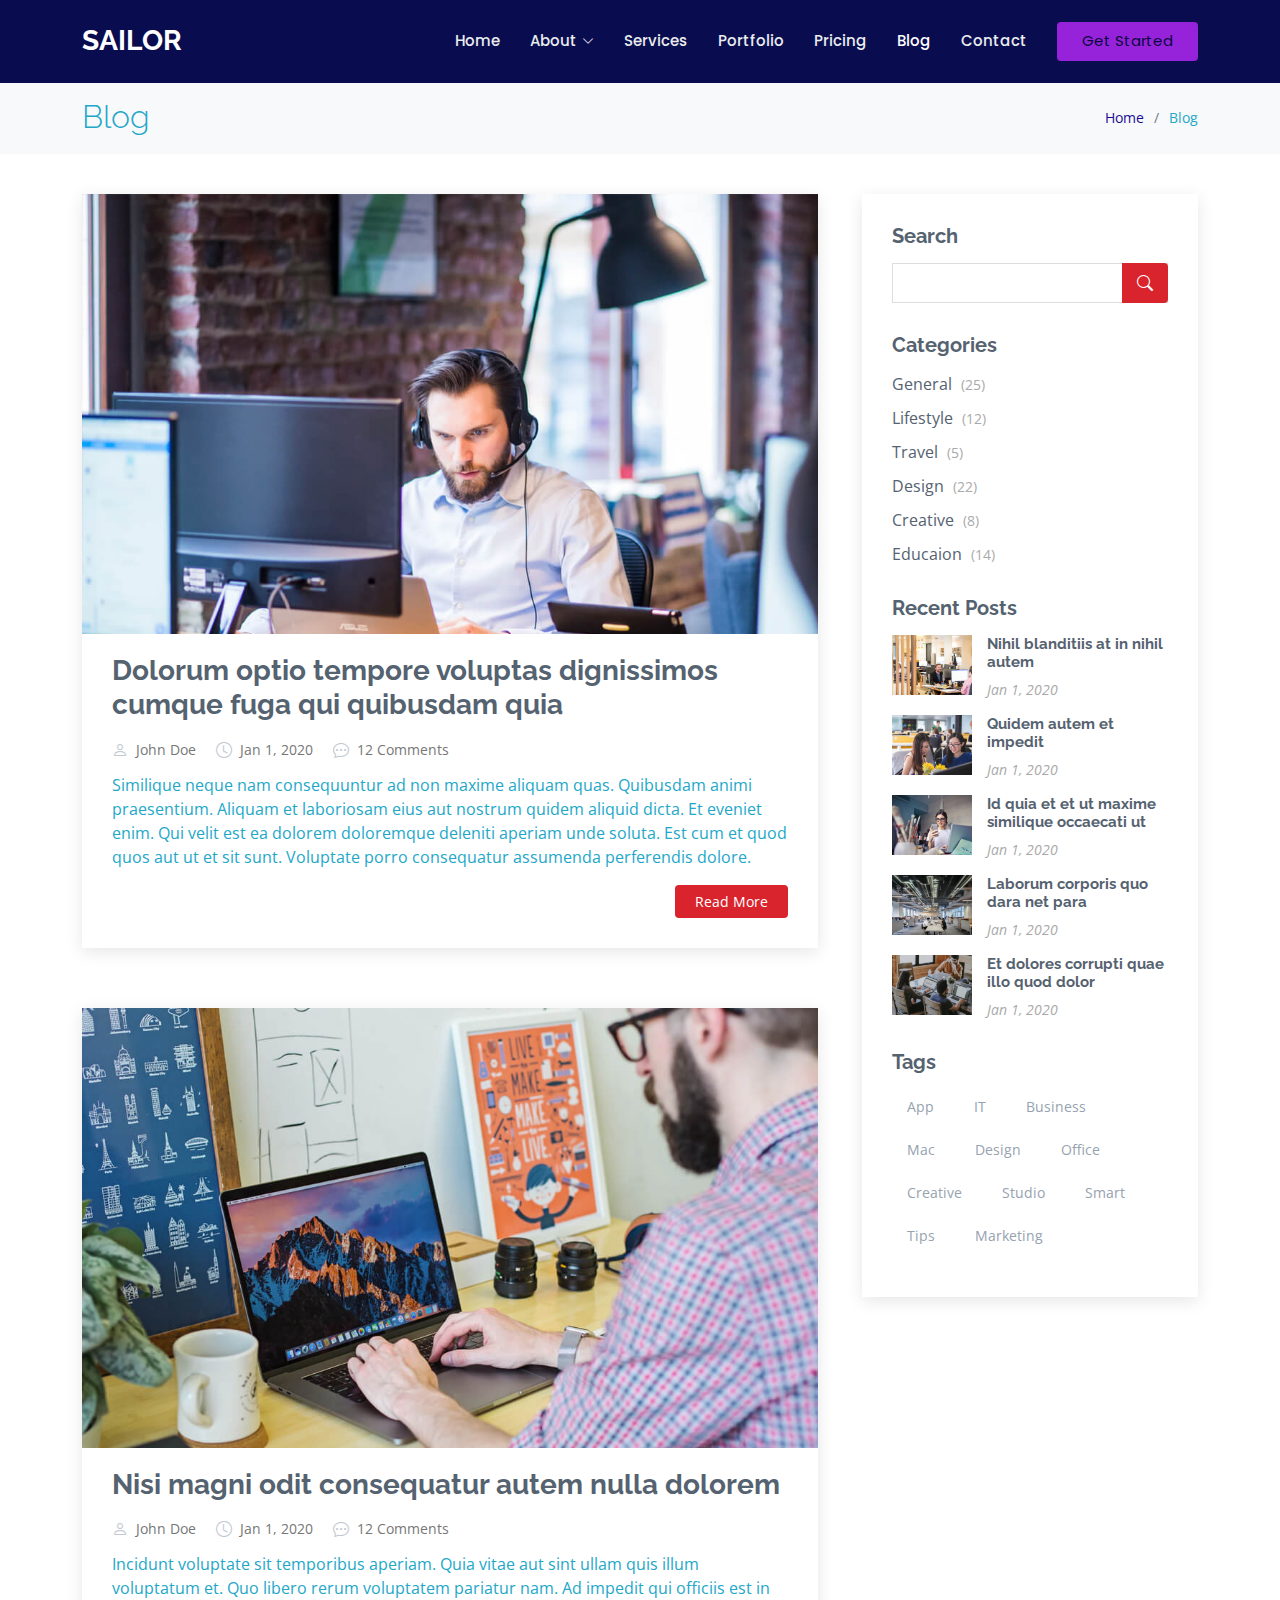
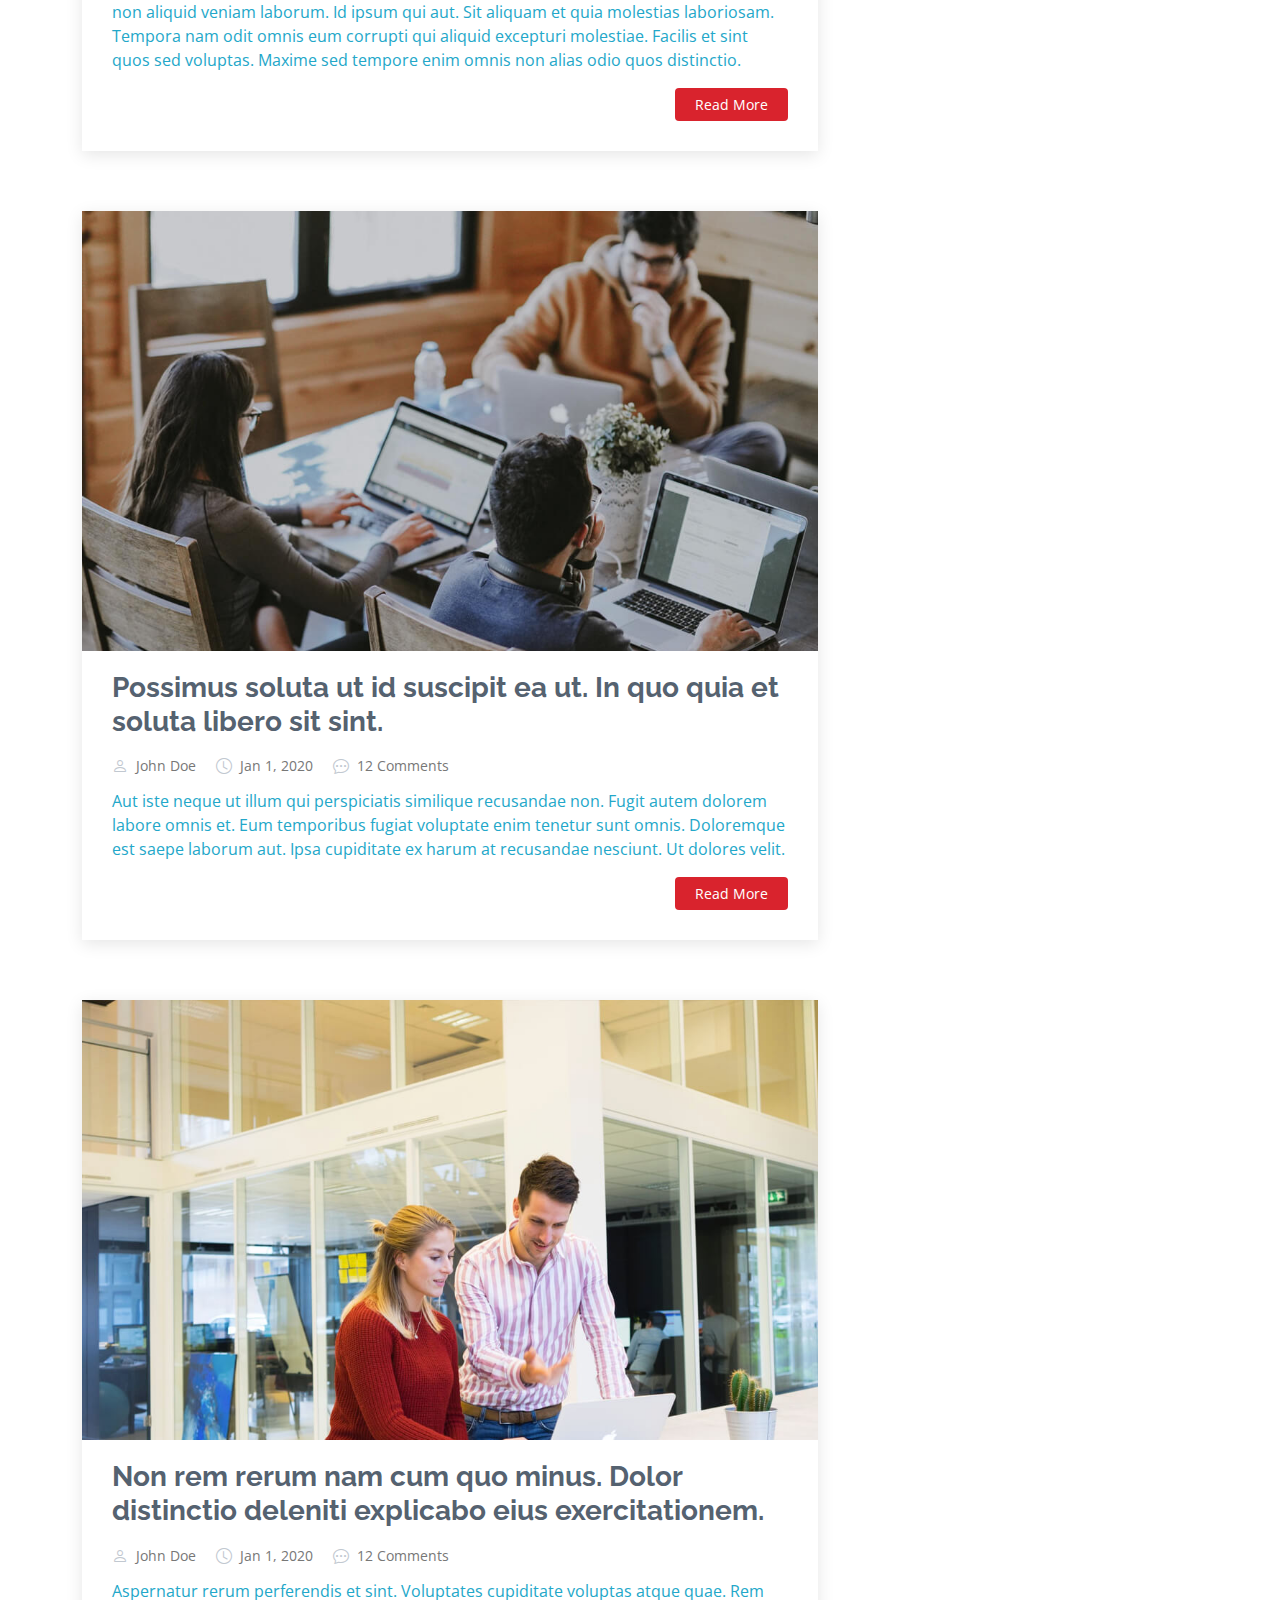
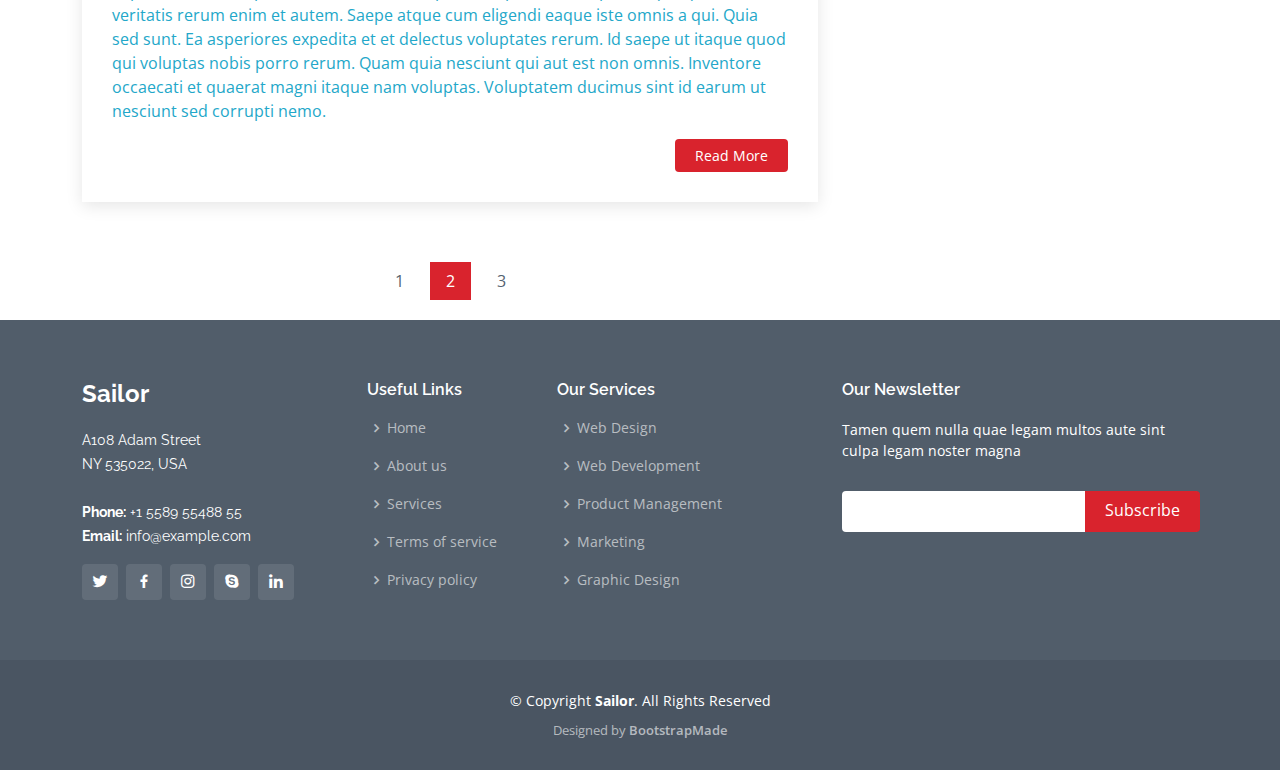
<file: blog.html>
<!DOCTYPE html>
<html lang="en">

<head>
  <meta charset="utf-8">
  <meta content="width=device-width, initial-scale=1.0" name="viewport">

  <title>Blog - Sailor Bootstrap Template</title>
  <meta content="" name="description">
  <meta content="" name="keywords">

  <!-- Favicons -->
  <link href="assets/img/favicon.png" rel="icon">
  <link href="assets/img/apple-touch-icon.png" rel="apple-touch-icon">

  <!-- Google Fonts -->
  <link href="https://fonts.googleapis.com/css?family=Open+Sans:300,300i,400,400i,600,600i,700,700i|Raleway:300,300i,400,400i,500,500i,600,600i,700,700i|Poppins:300,300i,400,400i,500,500i,600,600i,700,700i" rel="stylesheet">

  <!-- Vendor CSS Files -->
  <link href="assets/vendor/animate.css/animate.min.css" rel="stylesheet">
  <link href="assets/vendor/bootstrap/css/bootstrap.min.css" rel="stylesheet">
  <link href="assets/vendor/bootstrap-icons/bootstrap-icons.css" rel="stylesheet">
  <link href="assets/vendor/boxicons/css/boxicons.min.css" rel="stylesheet">
  <link href="assets/vendor/glightbox/css/glightbox.min.css" rel="stylesheet">
  <link href="assets/vendor/remixicon/remixicon.css" rel="stylesheet">
  <link href="assets/vendor/swiper/swiper-bundle.min.css" rel="stylesheet">

  <!-- Template Main CSS File -->
  <link href="assets/css/style.css" rel="stylesheet">

  <!-- =======================================================
  * Template Name: Sailor - v4.7.0
  * Template URL: https://bootstrapmade.com/sailor-free-bootstrap-theme/
  * Author: BootstrapMade.com
  * License: https://bootstrapmade.com/license/
  ======================================================== -->
</head>

<body>

  <!-- ======= Header ======= -->
  <header id="header" class="fixed-top d-flex align-items-center">
    <div class="container d-flex align-items-center">

      <h1 class="logo me-auto"><a href="index.html">Sailor</a></h1>
      <!-- Uncomment below if you prefer to use an image logo -->
      <!-- <a href="index.html" class="logo me-auto"><img src="assets/img/logo.png" alt="" class="img-fluid"></a>-->

      <nav id="navbar" class="navbar">
        <ul>
          <li><a href="index.html">Home</a></li>

          <li class="dropdown"><a href="#"><span>About</span> <i class="bi bi-chevron-down"></i></a>
            <ul>
              <li><a href="about.html">About</a></li>
              <li><a href="team.html">Team</a></li>
              <li><a href="testimonials.html">Testimonials</a></li>

              <li class="dropdown"><a href="#"><span>Deep Drop Down</span> <i class="bi bi-chevron-right"></i></a>
                <ul>
                  <li><a href="#">Deep Drop Down 1</a></li>
                  <li><a href="#">Deep Drop Down 2</a></li>
                  <li><a href="#">Deep Drop Down 3</a></li>
                  <li><a href="#">Deep Drop Down 4</a></li>
                  <li><a href="#">Deep Drop Down 5</a></li>
                </ul>
              </li>
            </ul>
          </li>
          <li><a href="services.html">Services</a></li>
          <li><a href="portfolio.html">Portfolio</a></li>
          <li><a href="pricing.html">Pricing</a></li>
          <li><a href="blog.html" class="active">Blog</a></li>

          <li><a href="contact.html">Contact</a></li>
          <li><a href="index.html" class="getstarted">Get Started</a></li>
        </ul>
        <i class="bi bi-list mobile-nav-toggle"></i>
      </nav><!-- .navbar -->

    </div>
  </header><!-- End Header -->

  <main id="main">

    <!-- ======= Breadcrumbs ======= -->
    <section id="breadcrumbs" class="breadcrumbs">
      <div class="container">

        <div class="d-flex justify-content-between align-items-center">
          <h2>Blog</h2>
          <ol>
            <li><a href="index.html">Home</a></li>
            <li>Blog</li>
          </ol>
        </div>

      </div>
    </section><!-- End Breadcrumbs -->

    <!-- ======= Blog Section ======= -->
    <section id="blog" class="blog">
      <div class="container" data-aos="fade-up">

        <div class="row">

          <div class="col-lg-8 entries">

            <article class="entry">

              <div class="entry-img">
                <img src="assets/img/blog/blog-1.jpg" alt="" class="img-fluid">
              </div>

              <h2 class="entry-title">
                <a href="blog-single.html">Dolorum optio tempore voluptas dignissimos cumque fuga qui quibusdam quia</a>
              </h2>

              <div class="entry-meta">
                <ul>
                  <li class="d-flex align-items-center"><i class="bi bi-person"></i> <a href="blog-single.html">John Doe</a></li>
                  <li class="d-flex align-items-center"><i class="bi bi-clock"></i> <a href="blog-single.html"><time datetime="2020-01-01">Jan 1, 2020</time></a></li>
                  <li class="d-flex align-items-center"><i class="bi bi-chat-dots"></i> <a href="blog-single.html">12 Comments</a></li>
                </ul>
              </div>

              <div class="entry-content">
                <p>
                  Similique neque nam consequuntur ad non maxime aliquam quas. Quibusdam animi praesentium. Aliquam et laboriosam eius aut nostrum quidem aliquid dicta.
                  Et eveniet enim. Qui velit est ea dolorem doloremque deleniti aperiam unde soluta. Est cum et quod quos aut ut et sit sunt. Voluptate porro consequatur assumenda perferendis dolore.
                </p>
                <div class="read-more">
                  <a href="blog-single.html">Read More</a>
                </div>
              </div>

            </article><!-- End blog entry -->

            <article class="entry">

              <div class="entry-img">
                <img src="assets/img/blog/blog-2.jpg" alt="" class="img-fluid">
              </div>

              <h2 class="entry-title">
                <a href="blog-single.html">Nisi magni odit consequatur autem nulla dolorem</a>
              </h2>

              <div class="entry-meta">
                <ul>
                  <li class="d-flex align-items-center"><i class="bi bi-person"></i> <a href="blog-single.html">John Doe</a></li>
                  <li class="d-flex align-items-center"><i class="bi bi-clock"></i> <a href="blog-single.html"><time datetime="2020-01-01">Jan 1, 2020</time></a></li>
                  <li class="d-flex align-items-center"><i class="bi bi-chat-dots"></i> <a href="blog-single.html">12 Comments</a></li>
                </ul>
              </div>

              <div class="entry-content">
                <p>
                  Incidunt voluptate sit temporibus aperiam. Quia vitae aut sint ullam quis illum voluptatum et. Quo libero rerum voluptatem pariatur nam.
                  Ad impedit qui officiis est in non aliquid veniam laborum. Id ipsum qui aut. Sit aliquam et quia molestias laboriosam. Tempora nam odit omnis eum corrupti qui aliquid excepturi molestiae. Facilis et sint quos sed voluptas. Maxime sed tempore enim omnis non alias odio quos distinctio.
                </p>
                <div class="read-more">
                  <a href="blog-single.html">Read More</a>
                </div>
              </div>

            </article><!-- End blog entry -->

            <article class="entry">

              <div class="entry-img">
                <img src="assets/img/blog/blog-3.jpg" alt="" class="img-fluid">
              </div>

              <h2 class="entry-title">
                <a href="blog-single.html">Possimus soluta ut id suscipit ea ut. In quo quia et soluta libero sit sint.</a>
              </h2>

              <div class="entry-meta">
                <ul>
                  <li class="d-flex align-items-center"><i class="bi bi-person"></i> <a href="blog-single.html">John Doe</a></li>
                  <li class="d-flex align-items-center"><i class="bi bi-clock"></i> <a href="blog-single.html"><time datetime="2020-01-01">Jan 1, 2020</time></a></li>
                  <li class="d-flex align-items-center"><i class="bi bi-chat-dots"></i> <a href="blog-single.html">12 Comments</a></li>
                </ul>
              </div>

              <div class="entry-content">
                <p>
                  Aut iste neque ut illum qui perspiciatis similique recusandae non. Fugit autem dolorem labore omnis et. Eum temporibus fugiat voluptate enim tenetur sunt omnis.
                  Doloremque est saepe laborum aut. Ipsa cupiditate ex harum at recusandae nesciunt. Ut dolores velit.
                </p>
                <div class="read-more">
                  <a href="blog-single.html">Read More</a>
                </div>
              </div>

            </article><!-- End blog entry -->

            <article class="entry">

              <div class="entry-img">
                <img src="assets/img/blog/blog-4.jpg" alt="" class="img-fluid">
              </div>

              <h2 class="entry-title">
                <a href="blog-single.html">Non rem rerum nam cum quo minus. Dolor distinctio deleniti explicabo eius exercitationem.</a>
              </h2>

              <div class="entry-meta">
                <ul>
                  <li class="d-flex align-items-center"><i class="bi bi-person"></i> <a href="blog-single.html">John Doe</a></li>
                  <li class="d-flex align-items-center"><i class="bi bi-clock"></i> <a href="blog-single.html"><time datetime="2020-01-01">Jan 1, 2020</time></a></li>
                  <li class="d-flex align-items-center"><i class="bi bi-chat-dots"></i> <a href="blog-single.html">12 Comments</a></li>
                </ul>
              </div>

              <div class="entry-content">
                <p>
                  Aspernatur rerum perferendis et sint. Voluptates cupiditate voluptas atque quae. Rem veritatis rerum enim et autem. Saepe atque cum eligendi eaque iste omnis a qui.
                  Quia sed sunt. Ea asperiores expedita et et delectus voluptates rerum. Id saepe ut itaque quod qui voluptas nobis porro rerum. Quam quia nesciunt qui aut est non omnis. Inventore occaecati et quaerat magni itaque nam voluptas. Voluptatem ducimus sint id earum ut nesciunt sed corrupti nemo.
                </p>
                <div class="read-more">
                  <a href="blog-single.html">Read More</a>
                </div>
              </div>

            </article><!-- End blog entry -->

            <div class="blog-pagination">
              <ul class="justify-content-center">
                <li><a href="#">1</a></li>
                <li class="active"><a href="#">2</a></li>
                <li><a href="#">3</a></li>
              </ul>
            </div>

          </div><!-- End blog entries list -->

          <div class="col-lg-4">

            <div class="sidebar">

              <h3 class="sidebar-title">Search</h3>
              <div class="sidebar-item search-form">
                <form action="">
                  <input type="text">
                  <button type="submit"><i class="bi bi-search"></i></button>
                </form>
              </div><!-- End sidebar search formn-->

              <h3 class="sidebar-title">Categories</h3>
              <div class="sidebar-item categories">
                <ul>
                  <li><a href="#">General <span>(25)</span></a></li>
                  <li><a href="#">Lifestyle <span>(12)</span></a></li>
                  <li><a href="#">Travel <span>(5)</span></a></li>
                  <li><a href="#">Design <span>(22)</span></a></li>
                  <li><a href="#">Creative <span>(8)</span></a></li>
                  <li><a href="#">Educaion <span>(14)</span></a></li>
                </ul>
              </div><!-- End sidebar categories-->

              <h3 class="sidebar-title">Recent Posts</h3>
              <div class="sidebar-item recent-posts">
                <div class="post-item clearfix">
                  <img src="assets/img/blog/blog-recent-1.jpg" alt="">
                  <h4><a href="blog-single.html">Nihil blanditiis at in nihil autem</a></h4>
                  <time datetime="2020-01-01">Jan 1, 2020</time>
                </div>

                <div class="post-item clearfix">
                  <img src="assets/img/blog/blog-recent-2.jpg" alt="">
                  <h4><a href="blog-single.html">Quidem autem et impedit</a></h4>
                  <time datetime="2020-01-01">Jan 1, 2020</time>
                </div>

                <div class="post-item clearfix">
                  <img src="assets/img/blog/blog-recent-3.jpg" alt="">
                  <h4><a href="blog-single.html">Id quia et et ut maxime similique occaecati ut</a></h4>
                  <time datetime="2020-01-01">Jan 1, 2020</time>
                </div>

                <div class="post-item clearfix">
                  <img src="assets/img/blog/blog-recent-4.jpg" alt="">
                  <h4><a href="blog-single.html">Laborum corporis quo dara net para</a></h4>
                  <time datetime="2020-01-01">Jan 1, 2020</time>
                </div>

                <div class="post-item clearfix">
                  <img src="assets/img/blog/blog-recent-5.jpg" alt="">
                  <h4><a href="blog-single.html">Et dolores corrupti quae illo quod dolor</a></h4>
                  <time datetime="2020-01-01">Jan 1, 2020</time>
                </div>

              </div><!-- End sidebar recent posts-->

              <h3 class="sidebar-title">Tags</h3>
              <div class="sidebar-item tags">
                <ul>
                  <li><a href="#">App</a></li>
                  <li><a href="#">IT</a></li>
                  <li><a href="#">Business</a></li>
                  <li><a href="#">Mac</a></li>
                  <li><a href="#">Design</a></li>
                  <li><a href="#">Office</a></li>
                  <li><a href="#">Creative</a></li>
                  <li><a href="#">Studio</a></li>
                  <li><a href="#">Smart</a></li>
                  <li><a href="#">Tips</a></li>
                  <li><a href="#">Marketing</a></li>
                </ul>
              </div><!-- End sidebar tags-->

            </div><!-- End sidebar -->

          </div><!-- End blog sidebar -->

        </div>

      </div>
    </section><!-- End Blog Section -->

  </main><!-- End #main -->

  <!-- ======= Footer ======= -->
  <footer id="footer">
    <div class="footer-top">
      <div class="container">
        <div class="row">

          <div class="col-lg-3 col-md-6">
            <div class="footer-info">
              <h3>Sailor</h3>
              <p>
                A108 Adam Street <br>
                NY 535022, USA<br><br>
                <strong>Phone:</strong> +1 5589 55488 55<br>
                <strong>Email:</strong> info@example.com<br>
              </p>
              <div class="social-links mt-3">
                <a href="#" class="twitter"><i class="bx bxl-twitter"></i></a>
                <a href="#" class="facebook"><i class="bx bxl-facebook"></i></a>
                <a href="#" class="instagram"><i class="bx bxl-instagram"></i></a>
                <a href="#" class="google-plus"><i class="bx bxl-skype"></i></a>
                <a href="#" class="linkedin"><i class="bx bxl-linkedin"></i></a>
              </div>
            </div>
          </div>

          <div class="col-lg-2 col-md-6 footer-links">
            <h4>Useful Links</h4>
            <ul>
              <li><i class="bx bx-chevron-right"></i> <a href="#">Home</a></li>
              <li><i class="bx bx-chevron-right"></i> <a href="#">About us</a></li>
              <li><i class="bx bx-chevron-right"></i> <a href="#">Services</a></li>
              <li><i class="bx bx-chevron-right"></i> <a href="#">Terms of service</a></li>
              <li><i class="bx bx-chevron-right"></i> <a href="#">Privacy policy</a></li>
            </ul>
          </div>

          <div class="col-lg-3 col-md-6 footer-links">
            <h4>Our Services</h4>
            <ul>
              <li><i class="bx bx-chevron-right"></i> <a href="#">Web Design</a></li>
              <li><i class="bx bx-chevron-right"></i> <a href="#">Web Development</a></li>
              <li><i class="bx bx-chevron-right"></i> <a href="#">Product Management</a></li>
              <li><i class="bx bx-chevron-right"></i> <a href="#">Marketing</a></li>
              <li><i class="bx bx-chevron-right"></i> <a href="#">Graphic Design</a></li>
            </ul>
          </div>

          <div class="col-lg-4 col-md-6 footer-newsletter">
            <h4>Our Newsletter</h4>
            <p>Tamen quem nulla quae legam multos aute sint culpa legam noster magna</p>
            <form action="" method="post">
              <input type="email" name="email"><input type="submit" value="Subscribe">
            </form>

          </div>

        </div>
      </div>
    </div>

    <div class="container">
      <div class="copyright">
        &copy; Copyright <strong><span>Sailor</span></strong>. All Rights Reserved
      </div>
      <div class="credits">
        <!-- All the links in the footer should remain intact. -->
        <!-- You can delete the links only if you purchased the pro version. -->
        <!-- Licensing information: https://bootstrapmade.com/license/ -->
        <!-- Purchase the pro version with working PHP/AJAX contact form: https://bootstrapmade.com/sailor-free-bootstrap-theme/ -->
        Designed by <a href="https://bootstrapmade.com/">BootstrapMade</a>
      </div>
    </div>
  </footer><!-- End Footer -->

  <a href="#" class="back-to-top d-flex align-items-center justify-content-center"><i class="bi bi-arrow-up-short"></i></a>

  <!-- Vendor JS Files -->
  <script src="assets/vendor/bootstrap/js/bootstrap.bundle.min.js"></script>
  <script src="assets/vendor/glightbox/js/glightbox.min.js"></script>
  <script src="assets/vendor/isotope-layout/isotope.pkgd.min.js"></script>
  <script src="assets/vendor/swiper/swiper-bundle.min.js"></script>
  <script src="assets/vendor/waypoints/noframework.waypoints.js"></script>
  <script src="assets/vendor/php-email-form/validate.js"></script>

  <!-- Template Main JS File -->
  <script src="assets/js/main.js"></script>

</body>

</html>
</file>
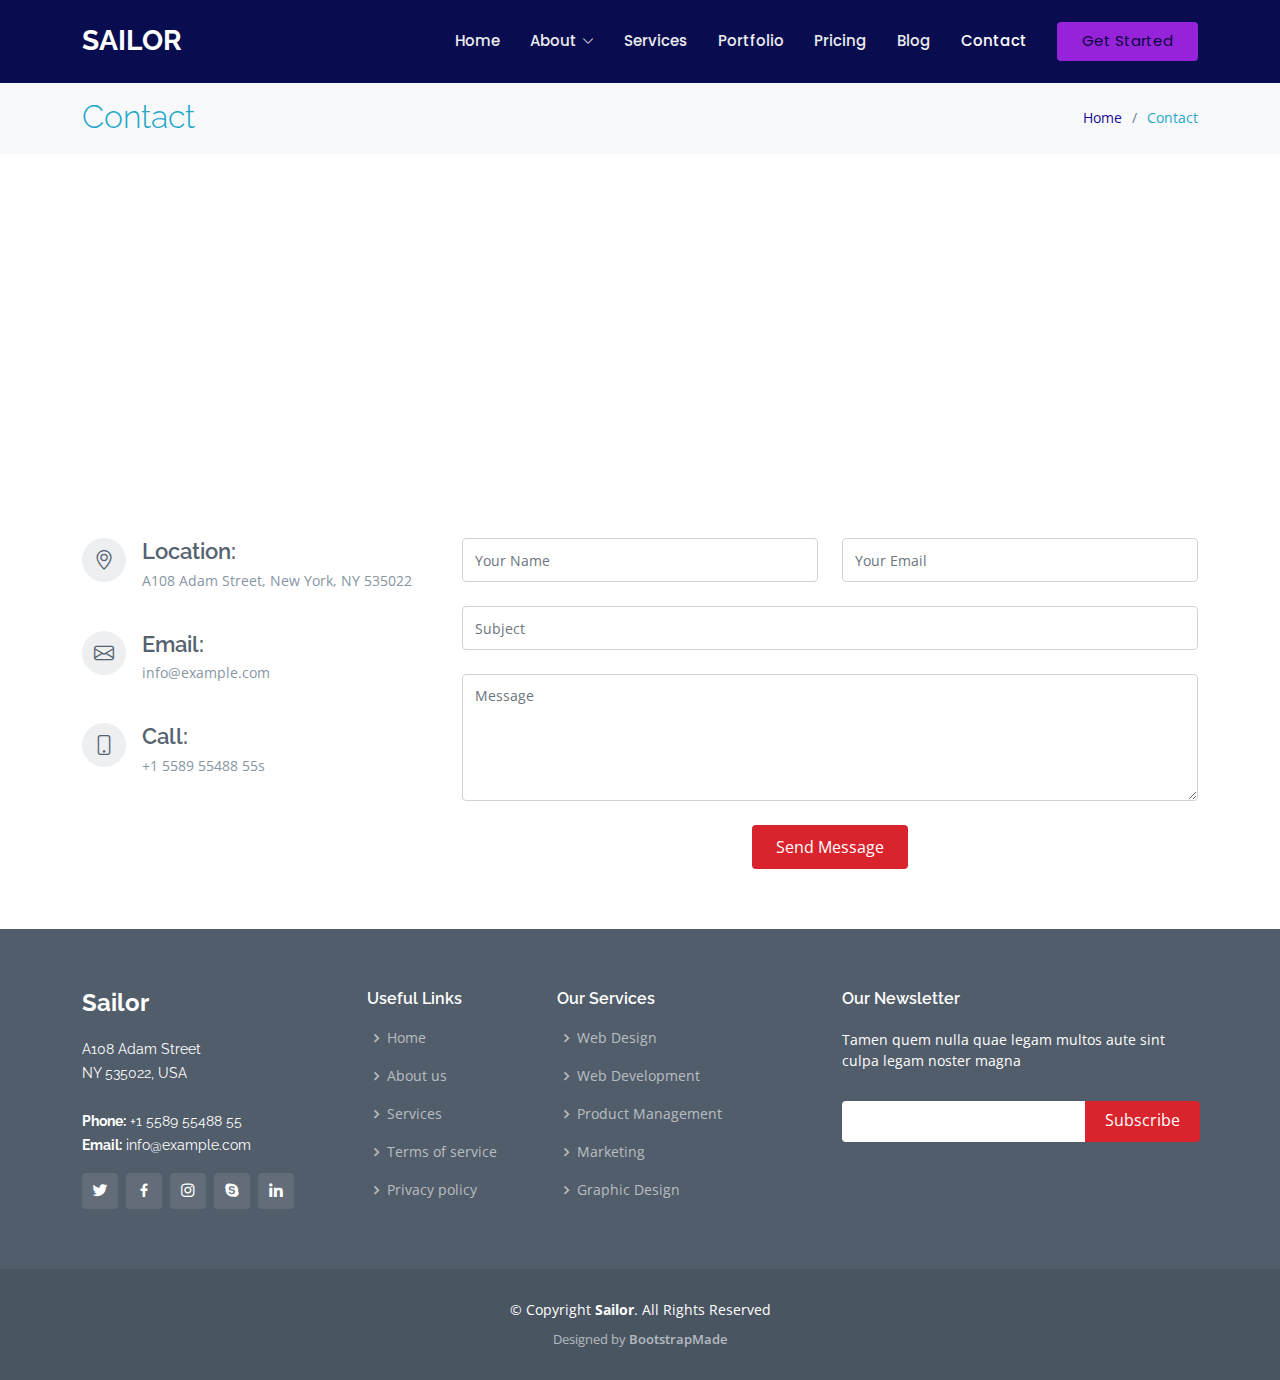
<file: contact.html>
<!DOCTYPE html>
<html lang="en">

<head>
  <meta charset="utf-8">
  <meta content="width=device-width, initial-scale=1.0" name="viewport">

  <title>Contact - Sailor Bootstrap Template</title>
  <meta content="" name="description">
  <meta content="" name="keywords">

  <!-- Favicons -->
  <link href="assets/img/favicon.png" rel="icon">
  <link href="assets/img/apple-touch-icon.png" rel="apple-touch-icon">

  <!-- Google Fonts -->
  <link href="https://fonts.googleapis.com/css?family=Open+Sans:300,300i,400,400i,600,600i,700,700i|Raleway:300,300i,400,400i,500,500i,600,600i,700,700i|Poppins:300,300i,400,400i,500,500i,600,600i,700,700i" rel="stylesheet">

  <!-- Vendor CSS Files -->
  <link href="assets/vendor/animate.css/animate.min.css" rel="stylesheet">
  <link href="assets/vendor/bootstrap/css/bootstrap.min.css" rel="stylesheet">
  <link href="assets/vendor/bootstrap-icons/bootstrap-icons.css" rel="stylesheet">
  <link href="assets/vendor/boxicons/css/boxicons.min.css" rel="stylesheet">
  <link href="assets/vendor/glightbox/css/glightbox.min.css" rel="stylesheet">
  <link href="assets/vendor/remixicon/remixicon.css" rel="stylesheet">
  <link href="assets/vendor/swiper/swiper-bundle.min.css" rel="stylesheet">

  <!-- Template Main CSS File -->
  <link href="assets/css/style.css" rel="stylesheet">

  <!-- =======================================================
  * Template Name: Sailor - v4.7.0
  * Template URL: https://bootstrapmade.com/sailor-free-bootstrap-theme/
  * Author: BootstrapMade.com
  * License: https://bootstrapmade.com/license/
  ======================================================== -->
</head>

<body>

  <!-- ======= Header ======= -->
  <header id="header" class="fixed-top d-flex align-items-center">
    <div class="container d-flex align-items-center">

      <h1 class="logo me-auto"><a href="index.html">Sailor</a></h1>
      <!-- Uncomment below if you prefer to use an image logo -->
      <!-- <a href="index.html" class="logo me-auto"><img src="assets/img/logo.png" alt="" class="img-fluid"></a>-->

      <nav id="navbar" class="navbar">
        <ul>
          <li><a href="index.html">Home</a></li>

          <li class="dropdown"><a href="#"><span>About</span> <i class="bi bi-chevron-down"></i></a>
            <ul>
              <li><a href="about.html">About</a></li>
              <li><a href="team.html">Team</a></li>
              <li><a href="testimonials.html">Testimonials</a></li>

              <li class="dropdown"><a href="#"><span>Deep Drop Down</span> <i class="bi bi-chevron-right"></i></a>
                <ul>
                  <li><a href="#">Deep Drop Down 1</a></li>
                  <li><a href="#">Deep Drop Down 2</a></li>
                  <li><a href="#">Deep Drop Down 3</a></li>
                  <li><a href="#">Deep Drop Down 4</a></li>
                  <li><a href="#">Deep Drop Down 5</a></li>
                </ul>
              </li>
            </ul>
          </li>
          <li><a href="services.html">Services</a></li>
          <li><a href="portfolio.html">Portfolio</a></li>
          <li><a href="pricing.html">Pricing</a></li>
          <li><a href="blog.html">Blog</a></li>

          <li><a href="contact.html" class="active">Contact</a></li>
          <li><a href="index.html" class="getstarted">Get Started</a></li>
        </ul>
        <i class="bi bi-list mobile-nav-toggle"></i>
      </nav><!-- .navbar -->

    </div>
  </header><!-- End Header -->

  <main id="main">

    <!-- ======= Breadcrumbs ======= -->
    <section id="breadcrumbs" class="breadcrumbs">
      <div class="container">

        <div class="d-flex justify-content-between align-items-center">
          <h2>Contact</h2>
          <ol>
            <li><a href="index.html">Home</a></li>
            <li>Contact</li>
          </ol>
        </div>

      </div>
    </section><!-- End Breadcrumbs -->

    <!-- ======= Contact Section ======= -->
    <section id="contact" class="contact">
      <div class="container">

        <div>
          <iframe style="border:0; width: 100%; height: 270px;" src="https://www.google.com/maps/embed?pb=!1m14!1m8!1m3!1d12097.433213460943!2d-74.0062269!3d40.7101282!3m2!1i1024!2i768!4f13.1!3m3!1m2!1s0x0%3A0xb89d1fe6bc499443!2sDowntown+Conference+Center!5e0!3m2!1smk!2sbg!4v1539943755621" frameborder="0" allowfullscreen></iframe>
        </div>

        <div class="row mt-5">

          <div class="col-lg-4">
            <div class="info">
              <div class="address">
                <i class="bi bi-geo-alt"></i>
                <h4>Location:</h4>
                <p>A108 Adam Street, New York, NY 535022</p>
              </div>

              <div class="email">
                <i class="bi bi-envelope"></i>
                <h4>Email:</h4>
                <p>info@example.com</p>
              </div>

              <div class="phone">
                <i class="bi bi-phone"></i>
                <h4>Call:</h4>
                <p>+1 5589 55488 55s</p>
              </div>

            </div>

          </div>

          <div class="col-lg-8 mt-5 mt-lg-0">

            <form action="forms/contact.php" method="post" role="form" class="php-email-form">
              <div class="row">
                <div class="col-md-6 form-group">
                  <input type="text" name="name" class="form-control" id="name" placeholder="Your Name" required>
                </div>
                <div class="col-md-6 form-group mt-3 mt-md-0">
                  <input type="email" class="form-control" name="email" id="email" placeholder="Your Email" required>
                </div>
              </div>
              <div class="form-group mt-3">
                <input type="text" class="form-control" name="subject" id="subject" placeholder="Subject" required>
              </div>
              <div class="form-group mt-3">
                <textarea class="form-control" name="message" rows="5" placeholder="Message" required></textarea>
              </div>
              <div class="my-3">
                <div class="loading">Loading</div>
                <div class="error-message"></div>
                <div class="sent-message">Your message has been sent. Thank you!</div>
              </div>
              <div class="text-center"><button type="submit">Send Message</button></div>
            </form>

          </div>

        </div>

      </div>
    </section><!-- End Contact Section -->

  </main><!-- End #main -->

  <!-- ======= Footer ======= -->
  <footer id="footer">
    <div class="footer-top">
      <div class="container">
        <div class="row">

          <div class="col-lg-3 col-md-6">
            <div class="footer-info">
              <h3>Sailor</h3>
              <p>
                A108 Adam Street <br>
                NY 535022, USA<br><br>
                <strong>Phone:</strong> +1 5589 55488 55<br>
                <strong>Email:</strong> info@example.com<br>
              </p>
              <div class="social-links mt-3">
                <a href="#" class="twitter"><i class="bx bxl-twitter"></i></a>
                <a href="#" class="facebook"><i class="bx bxl-facebook"></i></a>
                <a href="#" class="instagram"><i class="bx bxl-instagram"></i></a>
                <a href="#" class="google-plus"><i class="bx bxl-skype"></i></a>
                <a href="#" class="linkedin"><i class="bx bxl-linkedin"></i></a>
              </div>
            </div>
          </div>

          <div class="col-lg-2 col-md-6 footer-links">
            <h4>Useful Links</h4>
            <ul>
              <li><i class="bx bx-chevron-right"></i> <a href="#">Home</a></li>
              <li><i class="bx bx-chevron-right"></i> <a href="#">About us</a></li>
              <li><i class="bx bx-chevron-right"></i> <a href="#">Services</a></li>
              <li><i class="bx bx-chevron-right"></i> <a href="#">Terms of service</a></li>
              <li><i class="bx bx-chevron-right"></i> <a href="#">Privacy policy</a></li>
            </ul>
          </div>

          <div class="col-lg-3 col-md-6 footer-links">
            <h4>Our Services</h4>
            <ul>
              <li><i class="bx bx-chevron-right"></i> <a href="#">Web Design</a></li>
              <li><i class="bx bx-chevron-right"></i> <a href="#">Web Development</a></li>
              <li><i class="bx bx-chevron-right"></i> <a href="#">Product Management</a></li>
              <li><i class="bx bx-chevron-right"></i> <a href="#">Marketing</a></li>
              <li><i class="bx bx-chevron-right"></i> <a href="#">Graphic Design</a></li>
            </ul>
          </div>

          <div class="col-lg-4 col-md-6 footer-newsletter">
            <h4>Our Newsletter</h4>
            <p>Tamen quem nulla quae legam multos aute sint culpa legam noster magna</p>
            <form action="" method="post">
              <input type="email" name="email"><input type="submit" value="Subscribe">
            </form>

          </div>

        </div>
      </div>
    </div>

    <div class="container">
      <div class="copyright">
        &copy; Copyright <strong><span>Sailor</span></strong>. All Rights Reserved
      </div>
      <div class="credits">
        <!-- All the links in the footer should remain intact. -->
        <!-- You can delete the links only if you purchased the pro version. -->
        <!-- Licensing information: https://bootstrapmade.com/license/ -->
        <!-- Purchase the pro version with working PHP/AJAX contact form: https://bootstrapmade.com/sailor-free-bootstrap-theme/ -->
        Designed by <a href="https://bootstrapmade.com/">BootstrapMade</a>
      </div>
    </div>
  </footer><!-- End Footer -->

  <a href="#" class="back-to-top d-flex align-items-center justify-content-center"><i class="bi bi-arrow-up-short"></i></a>

  <!-- Vendor JS Files -->
  <script src="assets/vendor/bootstrap/js/bootstrap.bundle.min.js"></script>
  <script src="assets/vendor/glightbox/js/glightbox.min.js"></script>
  <script src="assets/vendor/isotope-layout/isotope.pkgd.min.js"></script>
  <script src="assets/vendor/swiper/swiper-bundle.min.js"></script>
  <script src="assets/vendor/waypoints/noframework.waypoints.js"></script>
  <script src="assets/vendor/php-email-form/validate.js"></script>

  <!-- Template Main JS File -->
  <script src="assets/js/main.js"></script>

</body>

</html>
</file>
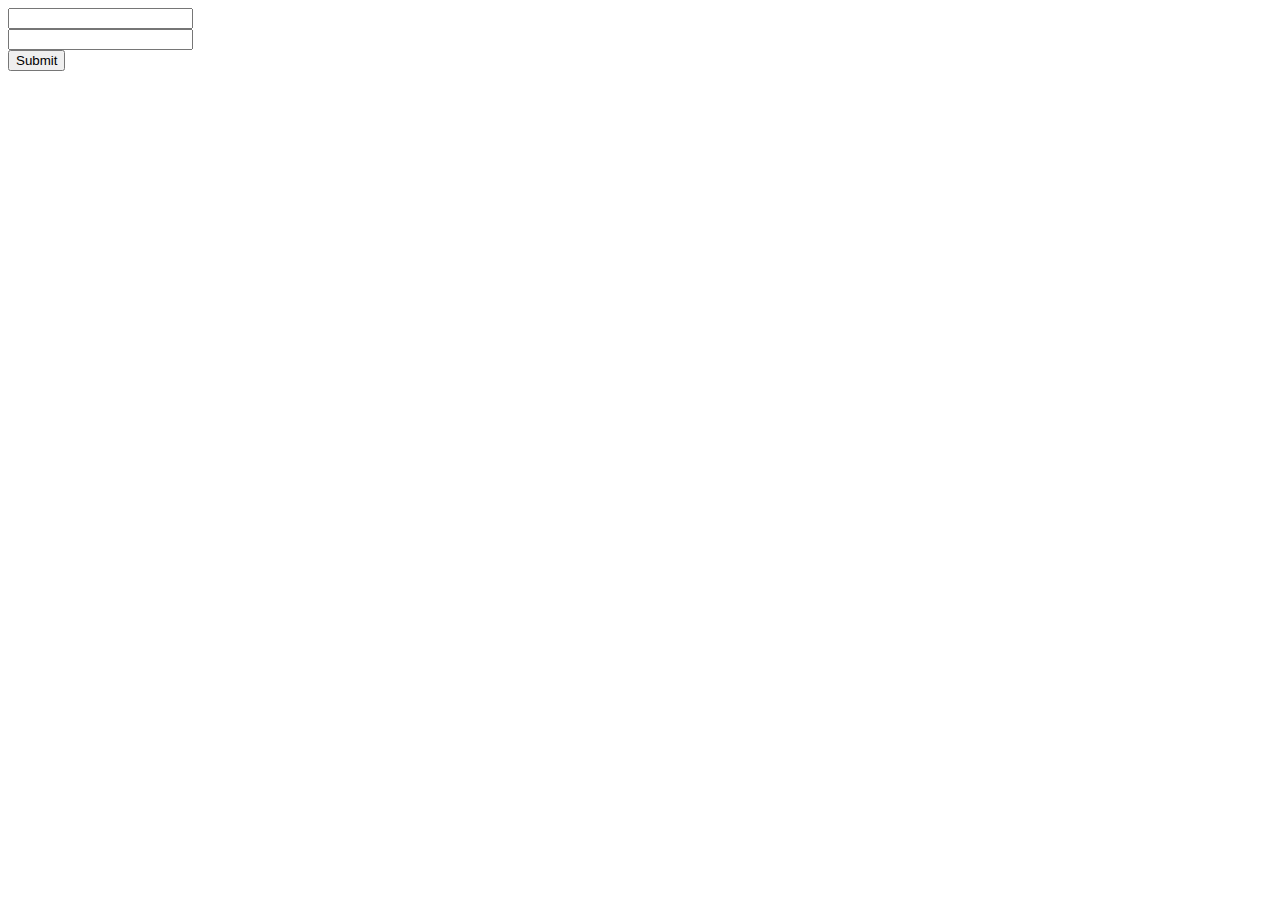
<file: example.html>
<!DOCTYPE html>
<html lang="en">
    <head>

    </head>
    <body>
        <input type="" id="name" name="Name"><br>
        <input type="" id="id" name="ID"><br>
        <button onclick="show()">Submit</button>
        <br>
        <br>
        <br>

    </body>
</file>
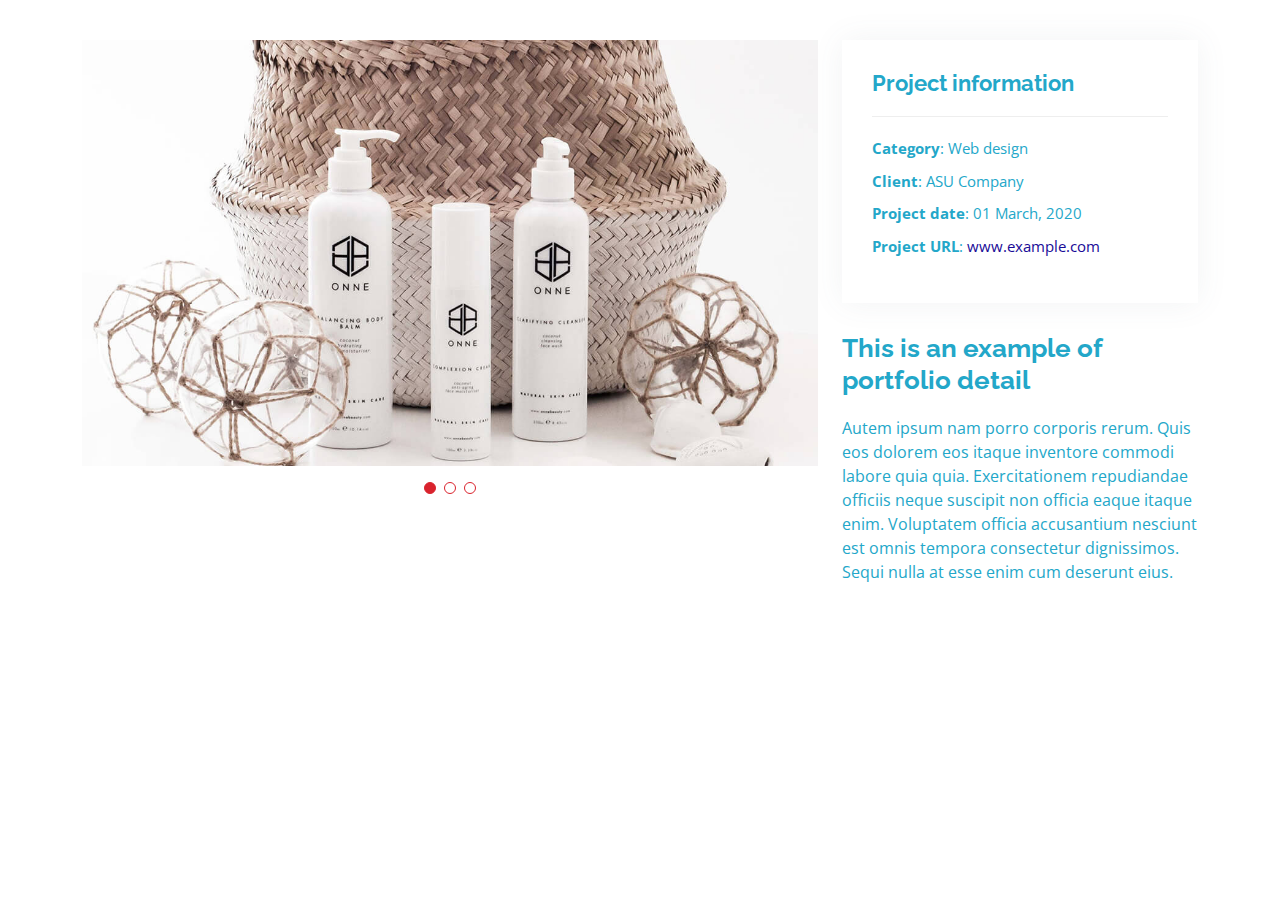
<file: portfolio-details.html>
<!DOCTYPE html>
<html lang="en">

<head>
  <meta charset="utf-8">
  <meta content="width=device-width, initial-scale=1.0" name="viewport">

  <title>Portfolio Details - Sailor Bootstrap Template</title>
  <meta content="" name="description">
  <meta content="" name="keywords">

  <!-- Favicons -->
  <link href="assets/img/favicon.png" rel="icon">
  <link href="assets/img/apple-touch-icon.png" rel="apple-touch-icon">

  <!-- Google Fonts -->
  <link href="https://fonts.googleapis.com/css?family=Open+Sans:300,300i,400,400i,600,600i,700,700i|Raleway:300,300i,400,400i,500,500i,600,600i,700,700i|Poppins:300,300i,400,400i,500,500i,600,600i,700,700i" rel="stylesheet">

  <!-- Vendor CSS Files -->
  <link href="assets/vendor/animate.css/animate.min.css" rel="stylesheet">
  <link href="assets/vendor/bootstrap/css/bootstrap.min.css" rel="stylesheet">
  <link href="assets/vendor/bootstrap-icons/bootstrap-icons.css" rel="stylesheet">
  <link href="assets/vendor/boxicons/css/boxicons.min.css" rel="stylesheet">
  <link href="assets/vendor/glightbox/css/glightbox.min.css" rel="stylesheet">
  <link href="assets/vendor/remixicon/remixicon.css" rel="stylesheet">
  <link href="assets/vendor/swiper/swiper-bundle.min.css" rel="stylesheet">

  <!-- Template Main CSS File -->
  <link href="assets/css/style.css" rel="stylesheet">

  <!-- =======================================================
  * Template Name: Sailor - v4.7.0
  * Template URL: https://bootstrapmade.com/sailor-free-bootstrap-theme/
  * Author: BootstrapMade.com
  * License: https://bootstrapmade.com/license/
  ======================================================== -->
</head>

<body>

  <main id="main">

    <!-- ======= Portfolio Details Section ======= -->
    <section id="portfolio-details" class="portfolio-details">
      <div class="container">

        <div class="row gy-4">

          <div class="col-lg-8">
            <div class="portfolio-details-slider swiper">
              <div class="swiper-wrapper align-items-center">

                <div class="swiper-slide">
                  <img src="assets/img/portfolio/portfolio-details-1.jpg" alt="">
                </div>

                <div class="swiper-slide">
                  <img src="assets/img/portfolio/portfolio-details-2.jpg" alt="">
                </div>

                <div class="swiper-slide">
                  <img src="assets/img/portfolio/portfolio-details-3.jpg" alt="">
                </div>

              </div>
              <div class="swiper-pagination"></div>
            </div>
          </div>

          <div class="col-lg-4">
            <div class="portfolio-info">
              <h3>Project information</h3>
              <ul>
                <li><strong>Category</strong>: Web design</li>
                <li><strong>Client</strong>: ASU Company</li>
                <li><strong>Project date</strong>: 01 March, 2020</li>
                <li><strong>Project URL</strong>: <a href="#">www.example.com</a></li>
              </ul>
            </div>
            <div class="portfolio-description">
              <h2>This is an example of portfolio detail</h2>
              <p>
                Autem ipsum nam porro corporis rerum. Quis eos dolorem eos itaque inventore commodi labore quia quia. Exercitationem repudiandae officiis neque suscipit non officia eaque itaque enim. Voluptatem officia accusantium nesciunt est omnis tempora consectetur dignissimos. Sequi nulla at esse enim cum deserunt eius.
              </p>
            </div>
          </div>

        </div>

      </div>
    </section><!-- End Portfolio Details Section -->

  </main><!-- End #main -->

  <a href="#" class="back-to-top d-flex align-items-center justify-content-center"><i class="bi bi-arrow-up-short"></i></a>

  <!-- Vendor JS Files -->
  <script src="assets/vendor/bootstrap/js/bootstrap.bundle.min.js"></script>
  <script src="assets/vendor/glightbox/js/glightbox.min.js"></script>
  <script src="assets/vendor/isotope-layout/isotope.pkgd.min.js"></script>
  <script src="assets/vendor/swiper/swiper-bundle.min.js"></script>
  <script src="assets/vendor/waypoints/noframework.waypoints.js"></script>
  <script src="assets/vendor/php-email-form/validate.js"></script>

  <!-- Template Main JS File -->
  <script src="assets/js/main.js"></script>

</body>

</html>
</file>
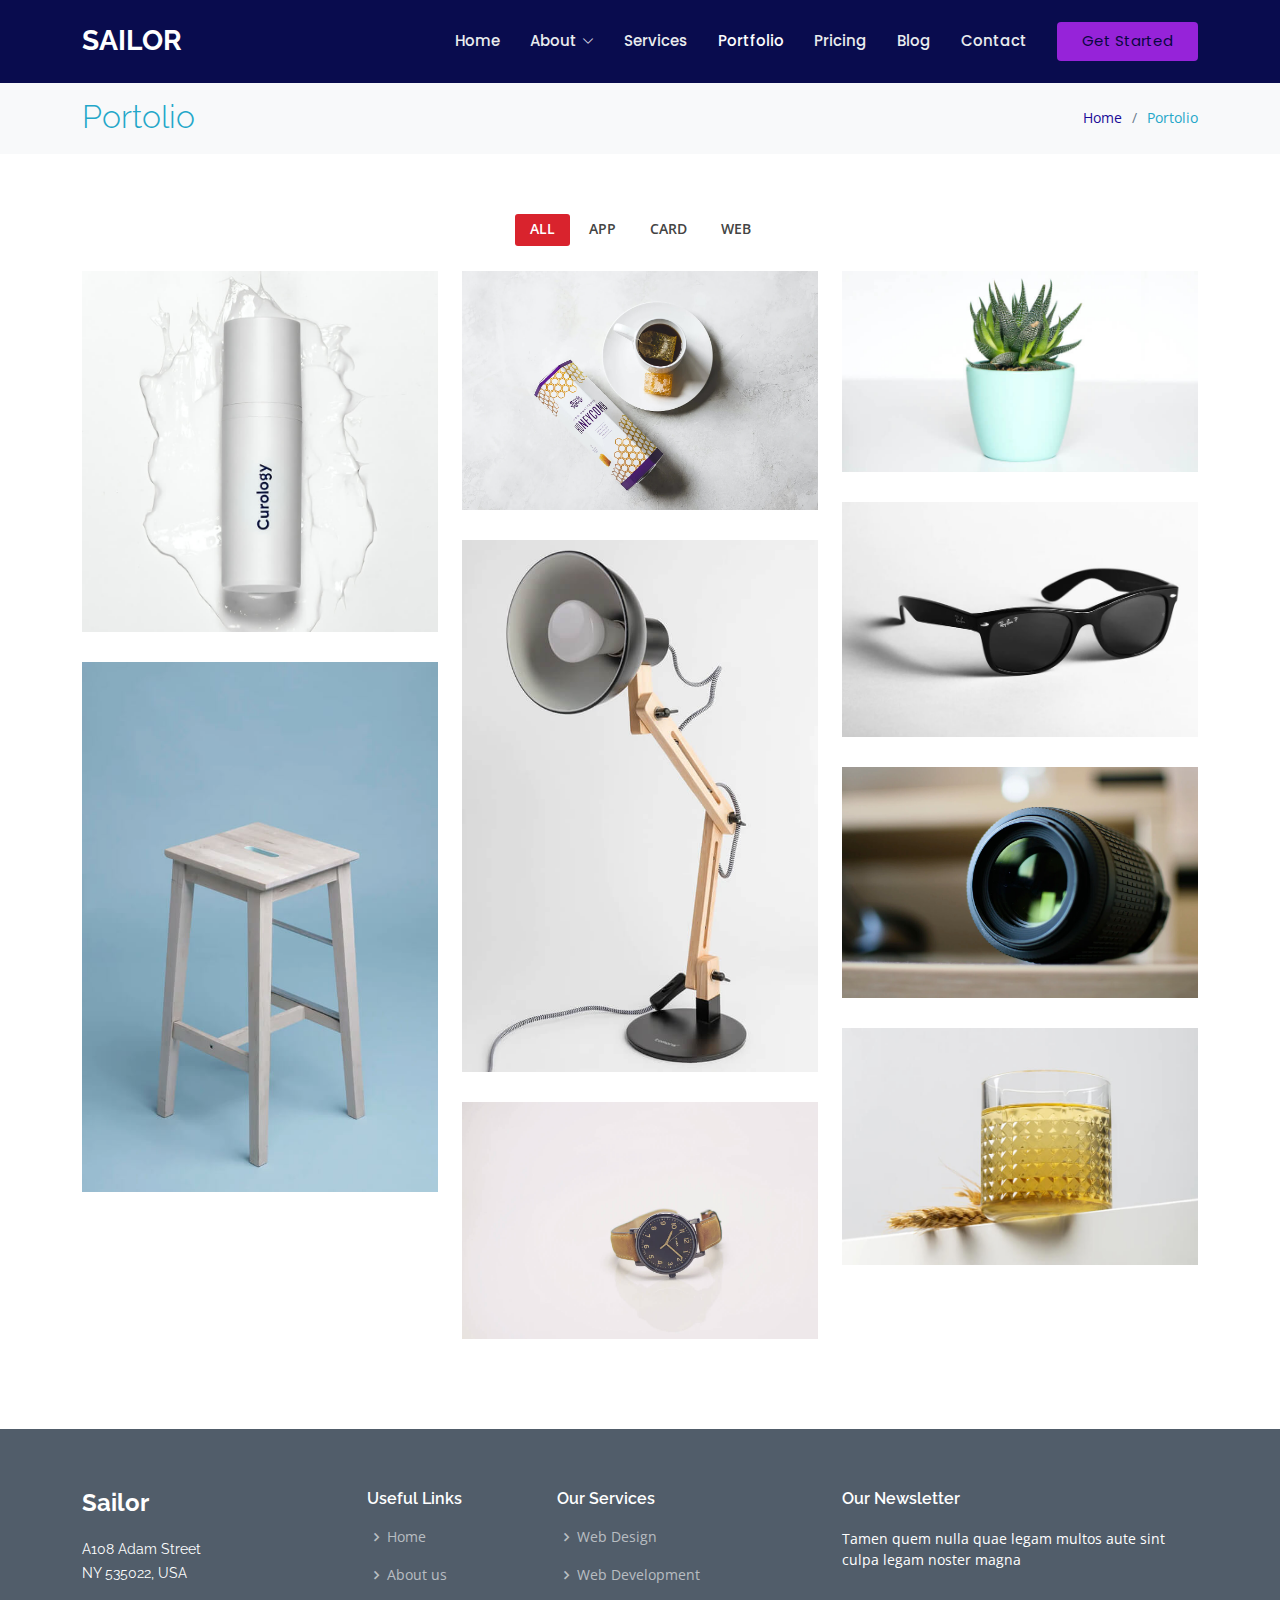
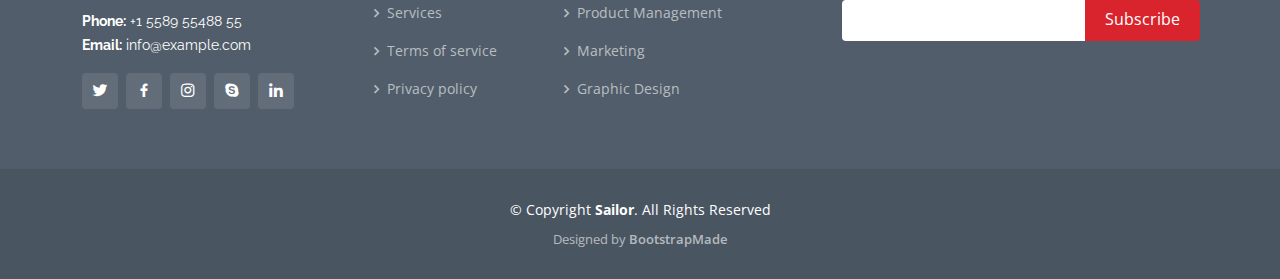
<file: portfolio.html>
<!DOCTYPE html>
<html lang="en">

<head>
  <meta charset="utf-8">
  <meta content="width=device-width, initial-scale=1.0" name="viewport">

  <title>Portfolio - Sailor Bootstrap Template</title>
  <meta content="" name="description">
  <meta content="" name="keywords">

  <!-- Favicons -->
  <link href="assets/img/favicon.png" rel="icon">
  <link href="assets/img/apple-touch-icon.png" rel="apple-touch-icon">

  <!-- Google Fonts -->
  <link href="https://fonts.googleapis.com/css?family=Open+Sans:300,300i,400,400i,600,600i,700,700i|Raleway:300,300i,400,400i,500,500i,600,600i,700,700i|Poppins:300,300i,400,400i,500,500i,600,600i,700,700i" rel="stylesheet">

  <!-- Vendor CSS Files -->
  <link href="assets/vendor/animate.css/animate.min.css" rel="stylesheet">
  <link href="assets/vendor/bootstrap/css/bootstrap.min.css" rel="stylesheet">
  <link href="assets/vendor/bootstrap-icons/bootstrap-icons.css" rel="stylesheet">
  <link href="assets/vendor/boxicons/css/boxicons.min.css" rel="stylesheet">
  <link href="assets/vendor/glightbox/css/glightbox.min.css" rel="stylesheet">
  <link href="assets/vendor/remixicon/remixicon.css" rel="stylesheet">
  <link href="assets/vendor/swiper/swiper-bundle.min.css" rel="stylesheet">

  <!-- Template Main CSS File -->
  <link href="assets/css/style.css" rel="stylesheet">

  <!-- =======================================================
  * Template Name: Sailor - v4.7.0
  * Template URL: https://bootstrapmade.com/sailor-free-bootstrap-theme/
  * Author: BootstrapMade.com
  * License: https://bootstrapmade.com/license/
  ======================================================== -->
</head>

<body>

  <!-- ======= Header ======= -->
  <header id="header" class="fixed-top d-flex align-items-center">
    <div class="container d-flex align-items-center">

      <h1 class="logo me-auto"><a href="index.html">Sailor</a></h1>
      <!-- Uncomment below if you prefer to use an image logo -->
      <!-- <a href="index.html" class="logo me-auto"><img src="assets/img/logo.png" alt="" class="img-fluid"></a>-->

      <nav id="navbar" class="navbar">
        <ul>
          <li><a href="index.html">Home</a></li>

          <li class="dropdown"><a href="#"><span>About</span> <i class="bi bi-chevron-down"></i></a>
            <ul>
              <li><a href="about.html">About</a></li>
              <li><a href="team.html">Team</a></li>
              <li><a href="testimonials.html">Testimonials</a></li>

              <li class="dropdown"><a href="#"><span>Deep Drop Down</span> <i class="bi bi-chevron-right"></i></a>
                <ul>
                  <li><a href="#">Deep Drop Down 1</a></li>
                  <li><a href="#">Deep Drop Down 2</a></li>
                  <li><a href="#">Deep Drop Down 3</a></li>
                  <li><a href="#">Deep Drop Down 4</a></li>
                  <li><a href="#">Deep Drop Down 5</a></li>
                </ul>
              </li>
            </ul>
          </li>
          <li><a href="services.html">Services</a></li>
          <li><a href="portfolio.html" class="active">Portfolio</a></li>
          <li><a href="pricing.html">Pricing</a></li>
          <li><a href="blog.html">Blog</a></li>

          <li><a href="contact.html">Contact</a></li>
          <li><a href="index.html" class="getstarted">Get Started</a></li>
        </ul>
        <i class="bi bi-list mobile-nav-toggle"></i>
      </nav><!-- .navbar -->

    </div>
  </header><!-- End Header -->

  <main id="main">

    <!-- ======= Breadcrumbs ======= -->
    <section id="breadcrumbs" class="breadcrumbs">
      <div class="container">

        <div class="d-flex justify-content-between align-items-center">
          <h2>Portolio</h2>
          <ol>
            <li><a href="index.html">Home</a></li>
            <li>Portolio</li>
          </ol>
        </div>

      </div>
    </section><!-- End Breadcrumbs -->

    <!-- ======= Portfolio Section ======= -->
    <section id="portfolio" class="portfolio">
      <div class="container">

        <div class="row">
          <div class="col-lg-12 d-flex justify-content-center">
            <ul id="portfolio-flters">
              <li data-filter="*" class="filter-active">All</li>
              <li data-filter=".filter-app">App</li>
              <li data-filter=".filter-card">Card</li>
              <li data-filter=".filter-web">Web</li>
            </ul>
          </div>
        </div>

        <div class="row portfolio-container">

          <div class="col-lg-4 col-md-6 portfolio-item filter-app">
            <div class="portfolio-wrap">
              <img src="assets/img/portfolio/portfolio-1.jpg" class="img-fluid" alt="">
              <div class="portfolio-info">
                <h4>App 1</h4>
                <p>App</p>
                <div class="portfolio-links">
                  <a href="assets/img/portfolio/portfolio-1.jpg" data-gallery="portfolioGallery" class="portfolio-lightbox" title="App 1"><i class="bx bx-plus"></i></a>
                  <a href="portfolio-details.html" class="portfolio-details-lightbox" data-glightbox="type: external" title="Portfolio Details"><i class="bx bx-link"></i></a>
                </div>
              </div>
            </div>
          </div>

          <div class="col-lg-4 col-md-6 portfolio-item filter-web">
            <div class="portfolio-wrap">
              <img src="assets/img/portfolio/portfolio-2.jpg" class="img-fluid" alt="">
              <div class="portfolio-info">
                <h4>Web 3</h4>
                <p>Web</p>
                <div class="portfolio-links">
                  <a href="assets/img/portfolio/portfolio-2.jpg" data-gallery="portfolioGallery" class="portfolio-lightbox" title="Web 3"><i class="bx bx-plus"></i></a>
                  <a href="portfolio-details.html" class="portfolio-details-lightbox" data-glightbox="type: external" title="Portfolio Details"><i class="bx bx-link"></i></a>
                </div>
              </div>
            </div>
          </div>

          <div class="col-lg-4 col-md-6 portfolio-item filter-app">
            <div class="portfolio-wrap">
              <img src="assets/img/portfolio/portfolio-3.jpg" class="img-fluid" alt="">
              <div class="portfolio-info">
                <h4>App 2</h4>
                <p>App</p>
                <div class="portfolio-links">
                  <a href="assets/img/portfolio/portfolio-3.jpg" data-gallery="portfolioGallery" class="portfolio-lightbox" title="App 2"><i class="bx bx-plus"></i></a>
                  <a href="portfolio-details.html" class="portfolio-details-lightbox" data-glightbox="type: external" title="Portfolio Details"><i class="bx bx-link"></i></a>
                </div>
              </div>
            </div>
          </div>

          <div class="col-lg-4 col-md-6 portfolio-item filter-card">
            <div class="portfolio-wrap">
              <img src="assets/img/portfolio/portfolio-4.jpg" class="img-fluid" alt="">
              <div class="portfolio-info">
                <h4>Card 2</h4>
                <p>Card</p>
                <div class="portfolio-links">
                  <a href="assets/img/portfolio/portfolio-4.jpg" data-gallery="portfolioGallery" class="portfolio-lightbox" title="Card 2"><i class="bx bx-plus"></i></a>
                  <a href="portfolio-details.html" class="portfolio-details-lightbox" data-glightbox="type: external" title="Portfolio Details"><i class="bx bx-link"></i></a>
                </div>
              </div>
            </div>
          </div>

          <div class="col-lg-4 col-md-6 portfolio-item filter-web">
            <div class="portfolio-wrap">
              <img src="assets/img/portfolio/portfolio-5.jpg" class="img-fluid" alt="">
              <div class="portfolio-info">
                <h4>Web 2</h4>
                <p>Web</p>
                <div class="portfolio-links">
                  <a href="assets/img/portfolio/portfolio-5.jpg" data-gallery="portfolioGallery" class="portfolio-lightbox" title="Web 2"><i class="bx bx-plus"></i></a>
                  <a href="portfolio-details.html" class="portfolio-details-lightbox" data-glightbox="type: external" title="Portfolio Details"><i class="bx bx-link"></i></a>
                </div>
              </div>
            </div>
          </div>

          <div class="col-lg-4 col-md-6 portfolio-item filter-app">
            <div class="portfolio-wrap">
              <img src="assets/img/portfolio/portfolio-6.jpg" class="img-fluid" alt="">
              <div class="portfolio-info">
                <h4>App 3</h4>
                <p>App</p>
                <div class="portfolio-links">
                  <a href="assets/img/portfolio/portfolio-6.jpg" data-gallery="portfolioGallery" class="portfolio-lightbox" title="App 3"><i class="bx bx-plus"></i></a>
                  <a href="portfolio-details.html" class="portfolio-details-lightbox" data-glightbox="type: external" title="Portfolio Details"><i class="bx bx-link"></i></a>
                </div>
              </div>
            </div>
          </div>

          <div class="col-lg-4 col-md-6 portfolio-item filter-card">
            <div class="portfolio-wrap">
              <img src="assets/img/portfolio/portfolio-7.jpg" class="img-fluid" alt="">
              <div class="portfolio-info">
                <h4>Card 1</h4>
                <p>Card</p>
                <div class="portfolio-links">
                  <a href="assets/img/portfolio/portfolio-7.jpg" data-gallery="portfolioGallery" class="portfolio-lightbox" title="Card 1"><i class="bx bx-plus"></i></a>
                  <a href="portfolio-details.html" class="portfolio-details-lightbox" data-glightbox="type: external" title="Portfolio Details"><i class="bx bx-link"></i></a>
                </div>
              </div>
            </div>
          </div>

          <div class="col-lg-4 col-md-6 portfolio-item filter-card">
            <div class="portfolio-wrap">
              <img src="assets/img/portfolio/portfolio-8.jpg" class="img-fluid" alt="">
              <div class="portfolio-info">
                <h4>Card 3</h4>
                <p>Card</p>
                <div class="portfolio-links">
                  <a href="assets/img/portfolio/portfolio-8.jpg" data-gallery="portfolioGallery" class="portfolio-lightbox" title="Card 3"><i class="bx bx-plus"></i></a>
                  <a href="portfolio-details.html" class="portfolio-details-lightbox" data-glightbox="type: external" title="Portfolio Details"><i class="bx bx-link"></i></a>
                </div>
              </div>
            </div>
          </div>

          <div class="col-lg-4 col-md-6 portfolio-item filter-web">
            <div class="portfolio-wrap">
              <img src="assets/img/portfolio/portfolio-9.jpg" class="img-fluid" alt="">
              <div class="portfolio-info">
                <h4>Web 3</h4>
                <p>Web</p>
                <div class="portfolio-links">
                  <a href="assets/img/portfolio/portfolio-9.jpg" data-gallery="portfolioGallery" class="portfolio-lightbox" title="Web 3"><i class="bx bx-plus"></i></a>
                  <a href="portfolio-details.html" class="portfolio-details-lightbox" data-glightbox="type: external" title="Portfolio Details"><i class="bx bx-link"></i></a>
                </div>
              </div>
            </div>
          </div>

        </div>

      </div>
    </section><!-- End Portfolio Section -->

  </main><!-- End #main -->

  <!-- ======= Footer ======= -->
  <footer id="footer">
    <div class="footer-top">
      <div class="container">
        <div class="row">

          <div class="col-lg-3 col-md-6">
            <div class="footer-info">
              <h3>Sailor</h3>
              <p>
                A108 Adam Street <br>
                NY 535022, USA<br><br>
                <strong>Phone:</strong> +1 5589 55488 55<br>
                <strong>Email:</strong> info@example.com<br>
              </p>
              <div class="social-links mt-3">
                <a href="#" class="twitter"><i class="bx bxl-twitter"></i></a>
                <a href="#" class="facebook"><i class="bx bxl-facebook"></i></a>
                <a href="#" class="instagram"><i class="bx bxl-instagram"></i></a>
                <a href="#" class="google-plus"><i class="bx bxl-skype"></i></a>
                <a href="#" class="linkedin"><i class="bx bxl-linkedin"></i></a>
              </div>
            </div>
          </div>

          <div class="col-lg-2 col-md-6 footer-links">
            <h4>Useful Links</h4>
            <ul>
              <li><i class="bx bx-chevron-right"></i> <a href="#">Home</a></li>
              <li><i class="bx bx-chevron-right"></i> <a href="#">About us</a></li>
              <li><i class="bx bx-chevron-right"></i> <a href="#">Services</a></li>
              <li><i class="bx bx-chevron-right"></i> <a href="#">Terms of service</a></li>
              <li><i class="bx bx-chevron-right"></i> <a href="#">Privacy policy</a></li>
            </ul>
          </div>

          <div class="col-lg-3 col-md-6 footer-links">
            <h4>Our Services</h4>
            <ul>
              <li><i class="bx bx-chevron-right"></i> <a href="#">Web Design</a></li>
              <li><i class="bx bx-chevron-right"></i> <a href="#">Web Development</a></li>
              <li><i class="bx bx-chevron-right"></i> <a href="#">Product Management</a></li>
              <li><i class="bx bx-chevron-right"></i> <a href="#">Marketing</a></li>
              <li><i class="bx bx-chevron-right"></i> <a href="#">Graphic Design</a></li>
            </ul>
          </div>

          <div class="col-lg-4 col-md-6 footer-newsletter">
            <h4>Our Newsletter</h4>
            <p>Tamen quem nulla quae legam multos aute sint culpa legam noster magna</p>
            <form action="" method="post">
              <input type="email" name="email"><input type="submit" value="Subscribe">
            </form>

          </div>

        </div>
      </div>
    </div>

    <div class="container">
      <div class="copyright">
        &copy; Copyright <strong><span>Sailor</span></strong>. All Rights Reserved
      </div>
      <div class="credits">
        <!-- All the links in the footer should remain intact. -->
        <!-- You can delete the links only if you purchased the pro version. -->
        <!-- Licensing information: https://bootstrapmade.com/license/ -->
        <!-- Purchase the pro version with working PHP/AJAX contact form: https://bootstrapmade.com/sailor-free-bootstrap-theme/ -->
        Designed by <a href="https://bootstrapmade.com/">BootstrapMade</a>
      </div>
    </div>
  </footer><!-- End Footer -->

  <a href="#" class="back-to-top d-flex align-items-center justify-content-center"><i class="bi bi-arrow-up-short"></i></a>

  <!-- Vendor JS Files -->
  <script src="assets/vendor/bootstrap/js/bootstrap.bundle.min.js"></script>
  <script src="assets/vendor/glightbox/js/glightbox.min.js"></script>
  <script src="assets/vendor/isotope-layout/isotope.pkgd.min.js"></script>
  <script src="assets/vendor/swiper/swiper-bundle.min.js"></script>
  <script src="assets/vendor/waypoints/noframework.waypoints.js"></script>
  <script src="assets/vendor/php-email-form/validate.js"></script>

  <!-- Template Main JS File -->
  <script src="assets/js/main.js"></script>

</body>

</html>
</file>
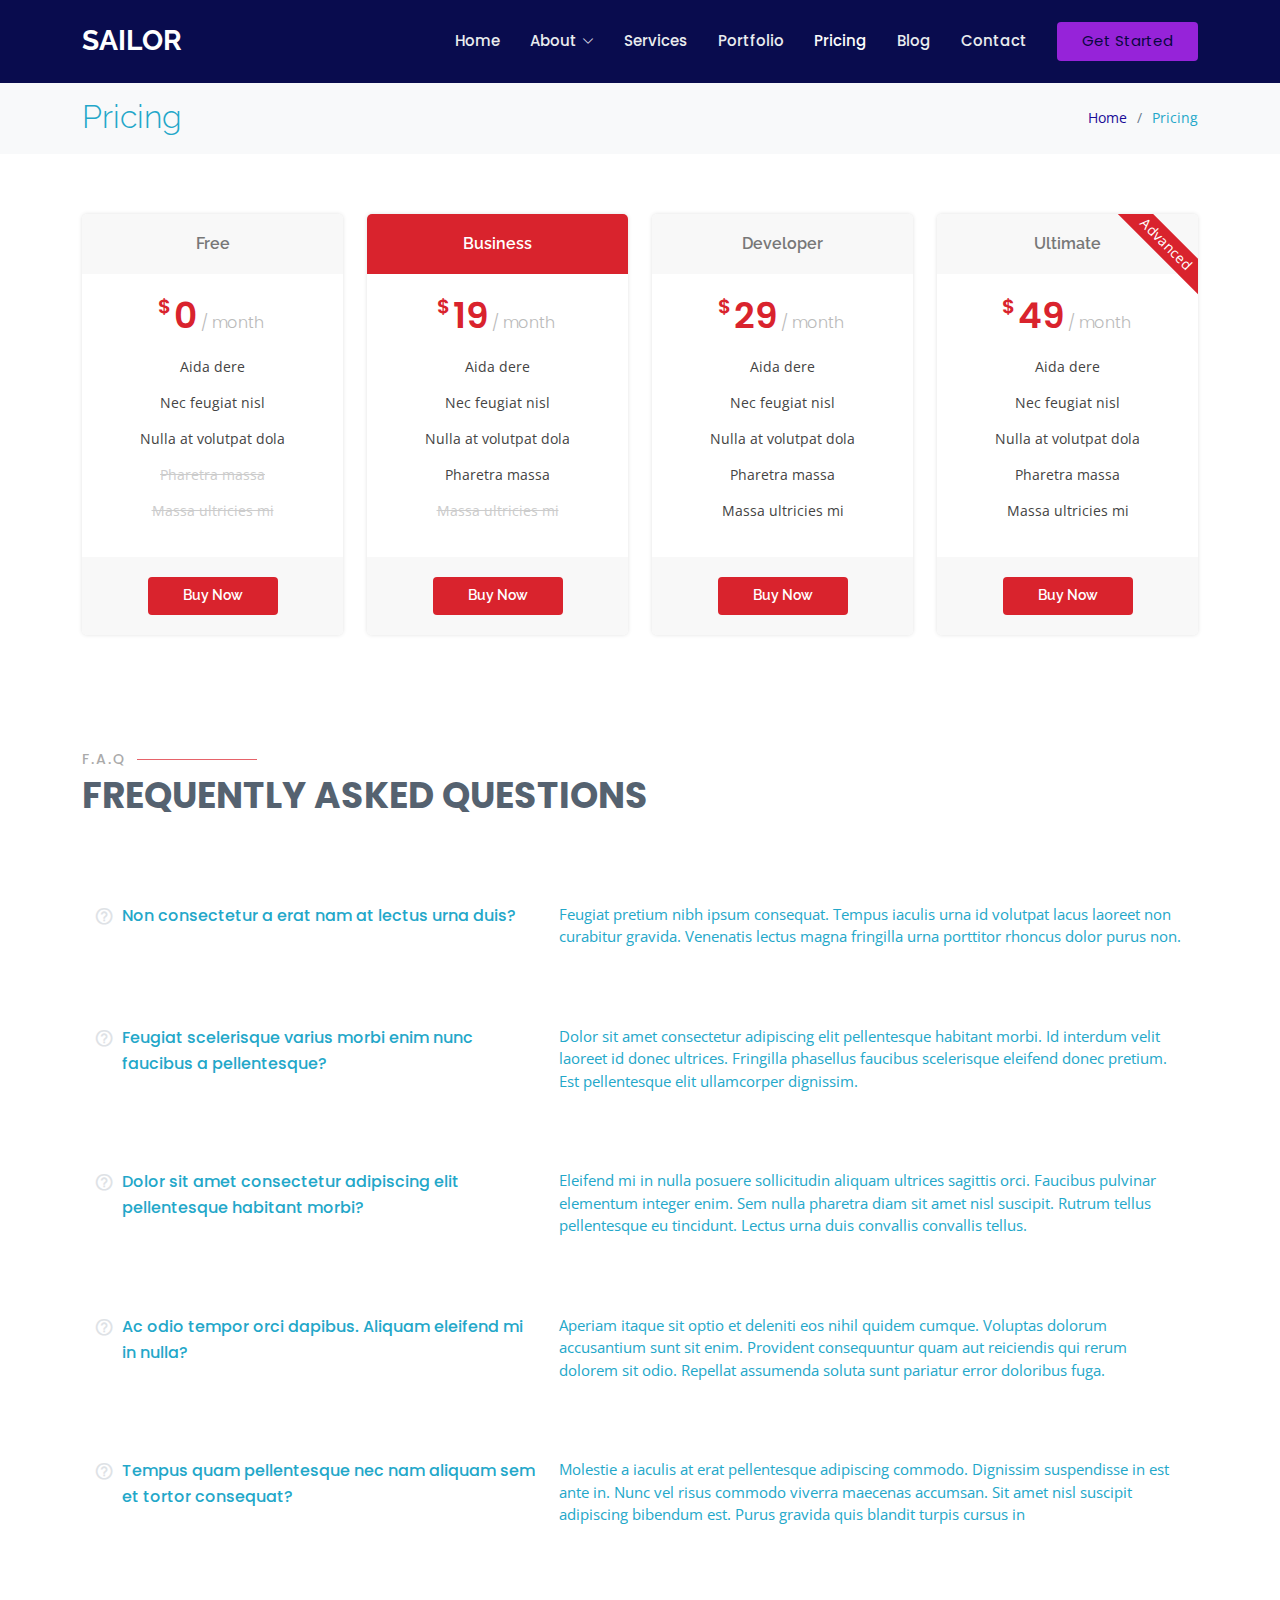
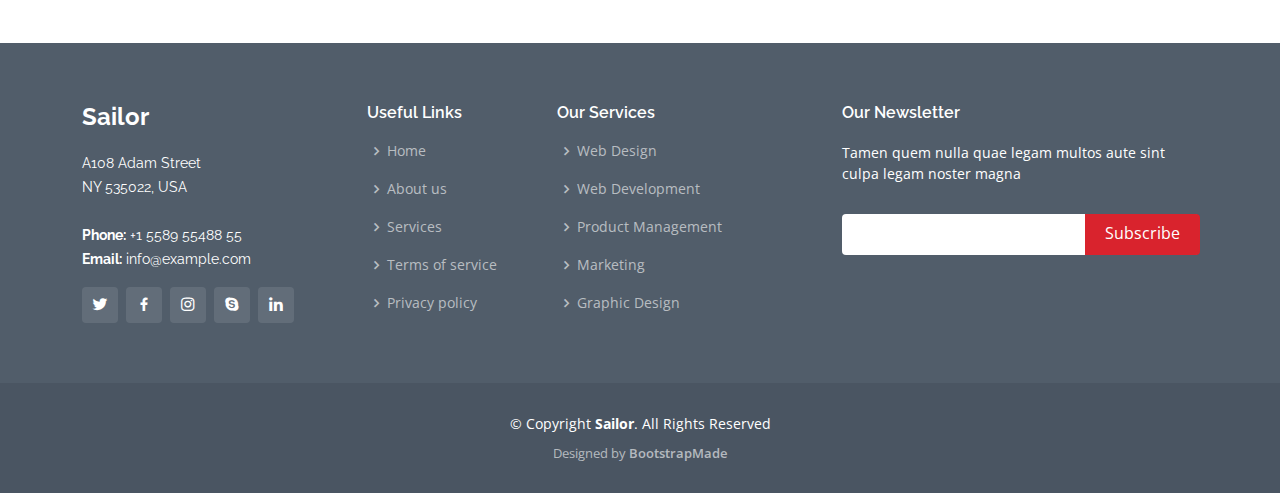
<file: pricing.html>
<!DOCTYPE html>
<html lang="en">

<head>
  <meta charset="utf-8">
  <meta content="width=device-width, initial-scale=1.0" name="viewport">

  <title>Pricing - Sailor Bootstrap Template</title>
  <meta content="" name="description">
  <meta content="" name="keywords">

  <!-- Favicons -->
  <link href="assets/img/favicon.png" rel="icon">
  <link href="assets/img/apple-touch-icon.png" rel="apple-touch-icon">

  <!-- Google Fonts -->
  <link href="https://fonts.googleapis.com/css?family=Open+Sans:300,300i,400,400i,600,600i,700,700i|Raleway:300,300i,400,400i,500,500i,600,600i,700,700i|Poppins:300,300i,400,400i,500,500i,600,600i,700,700i" rel="stylesheet">

  <!-- Vendor CSS Files -->
  <link href="assets/vendor/animate.css/animate.min.css" rel="stylesheet">
  <link href="assets/vendor/bootstrap/css/bootstrap.min.css" rel="stylesheet">
  <link href="assets/vendor/bootstrap-icons/bootstrap-icons.css" rel="stylesheet">
  <link href="assets/vendor/boxicons/css/boxicons.min.css" rel="stylesheet">
  <link href="assets/vendor/glightbox/css/glightbox.min.css" rel="stylesheet">
  <link href="assets/vendor/remixicon/remixicon.css" rel="stylesheet">
  <link href="assets/vendor/swiper/swiper-bundle.min.css" rel="stylesheet">

  <!-- Template Main CSS File -->
  <link href="assets/css/style.css" rel="stylesheet">

  <!-- =======================================================
  * Template Name: Sailor - v4.7.0
  * Template URL: https://bootstrapmade.com/sailor-free-bootstrap-theme/
  * Author: BootstrapMade.com
  * License: https://bootstrapmade.com/license/
  ======================================================== -->
</head>

<body>

  <!-- ======= Header ======= -->
  <header id="header" class="fixed-top d-flex align-items-center">
    <div class="container d-flex align-items-center">

      <h1 class="logo me-auto"><a href="index.html">Sailor</a></h1>
      <!-- Uncomment below if you prefer to use an image logo -->
      <!-- <a href="index.html" class="logo me-auto"><img src="assets/img/logo.png" alt="" class="img-fluid"></a>-->

      <nav id="navbar" class="navbar">
        <ul>
          <li><a href="index.html">Home</a></li>

          <li class="dropdown"><a href="#"><span>About</span> <i class="bi bi-chevron-down"></i></a>
            <ul>
              <li><a href="about.html">About</a></li>
              <li><a href="team.html">Team</a></li>
              <li><a href="testimonials.html">Testimonials</a></li>

              <li class="dropdown"><a href="#"><span>Deep Drop Down</span> <i class="bi bi-chevron-right"></i></a>
                <ul>
                  <li><a href="#">Deep Drop Down 1</a></li>
                  <li><a href="#">Deep Drop Down 2</a></li>
                  <li><a href="#">Deep Drop Down 3</a></li>
                  <li><a href="#">Deep Drop Down 4</a></li>
                  <li><a href="#">Deep Drop Down 5</a></li>
                </ul>
              </li>
            </ul>
          </li>
          <li><a href="services.html">Services</a></li>
          <li><a href="portfolio.html">Portfolio</a></li>
          <li><a href="pricing.html" class="active">Pricing</a></li>
          <li><a href="blog.html">Blog</a></li>

          <li><a href="contact.html">Contact</a></li>
          <li><a href="index.html" class="getstarted">Get Started</a></li>
        </ul>
        <i class="bi bi-list mobile-nav-toggle"></i>
      </nav><!-- .navbar -->

    </div>
  </header><!-- End Header -->

  <main id="main">

    <!-- ======= Breadcrumbs ======= -->
    <section id="breadcrumbs" class="breadcrumbs">
      <div class="container">

        <div class="d-flex justify-content-between align-items-center">
          <h2>Pricing</h2>
          <ol>
            <li><a href="index.html">Home</a></li>
            <li>Pricing</li>
          </ol>
        </div>

      </div>
    </section><!-- End Breadcrumbs -->

    <!-- ======= Pricing Section ======= -->
    <section id="pricing" class="pricing">
      <div class="container">

        <div class="row">

          <div class="col-lg-3 col-md-6">
            <div class="box">
              <h3>Free</h3>
              <h4><sup>$</sup>0<span> / month</span></h4>
              <ul>
                <li>Aida dere</li>
                <li>Nec feugiat nisl</li>
                <li>Nulla at volutpat dola</li>
                <li class="na">Pharetra massa</li>
                <li class="na">Massa ultricies mi</li>
              </ul>
              <div class="btn-wrap">
                <a href="#" class="btn-buy">Buy Now</a>
              </div>
            </div>
          </div>

          <div class="col-lg-3 col-md-6 mt-4 mt-md-0">
            <div class="box featured">
              <h3>Business</h3>
              <h4><sup>$</sup>19<span> / month</span></h4>
              <ul>
                <li>Aida dere</li>
                <li>Nec feugiat nisl</li>
                <li>Nulla at volutpat dola</li>
                <li>Pharetra massa</li>
                <li class="na">Massa ultricies mi</li>
              </ul>
              <div class="btn-wrap">
                <a href="#" class="btn-buy">Buy Now</a>
              </div>
            </div>
          </div>

          <div class="col-lg-3 col-md-6 mt-4 mt-lg-0">
            <div class="box">
              <h3>Developer</h3>
              <h4><sup>$</sup>29<span> / month</span></h4>
              <ul>
                <li>Aida dere</li>
                <li>Nec feugiat nisl</li>
                <li>Nulla at volutpat dola</li>
                <li>Pharetra massa</li>
                <li>Massa ultricies mi</li>
              </ul>
              <div class="btn-wrap">
                <a href="#" class="btn-buy">Buy Now</a>
              </div>
            </div>
          </div>

          <div class="col-lg-3 col-md-6 mt-4 mt-lg-0">
            <div class="box">
              <span class="advanced">Advanced</span>
              <h3>Ultimate</h3>
              <h4><sup>$</sup>49<span> / month</span></h4>
              <ul>
                <li>Aida dere</li>
                <li>Nec feugiat nisl</li>
                <li>Nulla at volutpat dola</li>
                <li>Pharetra massa</li>
                <li>Massa ultricies mi</li>
              </ul>
              <div class="btn-wrap">
                <a href="#" class="btn-buy">Buy Now</a>
              </div>
            </div>
          </div>

        </div>

      </div>
    </section><!-- End Pricing Section -->

    <!-- ======= Frequently Asked Questions Section ======= -->
    <section id="faq" class="faq">
      <div class="container">

        <div class="section-title">
          <h2>F.A.Q</h2>
          <p>Frequently Asked Questions</p>
        </div>

        <div class="row faq-item d-flex align-items-stretch">
          <div class="col-lg-5">
            <i class="bx bx-help-circle"></i>
            <h4>Non consectetur a erat nam at lectus urna duis?</h4>
          </div>
          <div class="col-lg-7">
            <p>
              Feugiat pretium nibh ipsum consequat. Tempus iaculis urna id volutpat lacus laoreet non curabitur gravida. Venenatis lectus magna fringilla urna porttitor rhoncus dolor purus non.
            </p>
          </div>
        </div><!-- End F.A.Q Item-->

        <div class="row faq-item d-flex align-items-stretch">
          <div class="col-lg-5">
            <i class="bx bx-help-circle"></i>
            <h4>Feugiat scelerisque varius morbi enim nunc faucibus a pellentesque?</h4>
          </div>
          <div class="col-lg-7">
            <p>
              Dolor sit amet consectetur adipiscing elit pellentesque habitant morbi. Id interdum velit laoreet id donec ultrices. Fringilla phasellus faucibus scelerisque eleifend donec pretium. Est pellentesque elit ullamcorper dignissim.
            </p>
          </div>
        </div><!-- End F.A.Q Item-->

        <div class="row faq-item d-flex align-items-stretch">
          <div class="col-lg-5">
            <i class="bx bx-help-circle"></i>
            <h4>Dolor sit amet consectetur adipiscing elit pellentesque habitant morbi?</h4>
          </div>
          <div class="col-lg-7">
            <p>
              Eleifend mi in nulla posuere sollicitudin aliquam ultrices sagittis orci. Faucibus pulvinar elementum integer enim. Sem nulla pharetra diam sit amet nisl suscipit. Rutrum tellus pellentesque eu tincidunt. Lectus urna duis convallis convallis tellus.
            </p>
          </div>
        </div><!-- End F.A.Q Item-->

        <div class="row faq-item d-flex align-items-stretch">
          <div class="col-lg-5">
            <i class="bx bx-help-circle"></i>
            <h4>Ac odio tempor orci dapibus. Aliquam eleifend mi in nulla?</h4>
          </div>
          <div class="col-lg-7">
            <p>
              Aperiam itaque sit optio et deleniti eos nihil quidem cumque. Voluptas dolorum accusantium sunt sit enim. Provident consequuntur quam aut reiciendis qui rerum dolorem sit odio. Repellat assumenda soluta sunt pariatur error doloribus fuga.
            </p>
          </div>
        </div><!-- End F.A.Q Item-->

        <div class="row faq-item d-flex align-items-stretch">
          <div class="col-lg-5">
            <i class="bx bx-help-circle"></i>
            <h4>Tempus quam pellentesque nec nam aliquam sem et tortor consequat?</h4>
          </div>
          <div class="col-lg-7">
            <p>
              Molestie a iaculis at erat pellentesque adipiscing commodo. Dignissim suspendisse in est ante in. Nunc vel risus commodo viverra maecenas accumsan. Sit amet nisl suscipit adipiscing bibendum est. Purus gravida quis blandit turpis cursus in
            </p>
          </div>
        </div><!-- End F.A.Q Item-->

      </div>
    </section><!-- End Frequently Asked Questions Section -->

  </main><!-- End #main -->

  <!-- ======= Footer ======= -->
  <footer id="footer">
    <div class="footer-top">
      <div class="container">
        <div class="row">

          <div class="col-lg-3 col-md-6">
            <div class="footer-info">
              <h3>Sailor</h3>
              <p>
                A108 Adam Street <br>
                NY 535022, USA<br><br>
                <strong>Phone:</strong> +1 5589 55488 55<br>
                <strong>Email:</strong> info@example.com<br>
              </p>
              <div class="social-links mt-3">
                <a href="#" class="twitter"><i class="bx bxl-twitter"></i></a>
                <a href="#" class="facebook"><i class="bx bxl-facebook"></i></a>
                <a href="#" class="instagram"><i class="bx bxl-instagram"></i></a>
                <a href="#" class="google-plus"><i class="bx bxl-skype"></i></a>
                <a href="#" class="linkedin"><i class="bx bxl-linkedin"></i></a>
              </div>
            </div>
          </div>

          <div class="col-lg-2 col-md-6 footer-links">
            <h4>Useful Links</h4>
            <ul>
              <li><i class="bx bx-chevron-right"></i> <a href="#">Home</a></li>
              <li><i class="bx bx-chevron-right"></i> <a href="#">About us</a></li>
              <li><i class="bx bx-chevron-right"></i> <a href="#">Services</a></li>
              <li><i class="bx bx-chevron-right"></i> <a href="#">Terms of service</a></li>
              <li><i class="bx bx-chevron-right"></i> <a href="#">Privacy policy</a></li>
            </ul>
          </div>

          <div class="col-lg-3 col-md-6 footer-links">
            <h4>Our Services</h4>
            <ul>
              <li><i class="bx bx-chevron-right"></i> <a href="#">Web Design</a></li>
              <li><i class="bx bx-chevron-right"></i> <a href="#">Web Development</a></li>
              <li><i class="bx bx-chevron-right"></i> <a href="#">Product Management</a></li>
              <li><i class="bx bx-chevron-right"></i> <a href="#">Marketing</a></li>
              <li><i class="bx bx-chevron-right"></i> <a href="#">Graphic Design</a></li>
            </ul>
          </div>

          <div class="col-lg-4 col-md-6 footer-newsletter">
            <h4>Our Newsletter</h4>
            <p>Tamen quem nulla quae legam multos aute sint culpa legam noster magna</p>
            <form action="" method="post">
              <input type="email" name="email"><input type="submit" value="Subscribe">
            </form>

          </div>

        </div>
      </div>
    </div>

    <div class="container">
      <div class="copyright">
        &copy; Copyright <strong><span>Sailor</span></strong>. All Rights Reserved
      </div>
      <div class="credits">
        <!-- All the links in the footer should remain intact. -->
        <!-- You can delete the links only if you purchased the pro version. -->
        <!-- Licensing information: https://bootstrapmade.com/license/ -->
        <!-- Purchase the pro version with working PHP/AJAX contact form: https://bootstrapmade.com/sailor-free-bootstrap-theme/ -->
        Designed by <a href="https://bootstrapmade.com/">BootstrapMade</a>
      </div>
    </div>
  </footer><!-- End Footer -->

  <a href="#" class="back-to-top d-flex align-items-center justify-content-center"><i class="bi bi-arrow-up-short"></i></a>

  <!-- Vendor JS Files -->
  <script src="assets/vendor/bootstrap/js/bootstrap.bundle.min.js"></script>
  <script src="assets/vendor/glightbox/js/glightbox.min.js"></script>
  <script src="assets/vendor/isotope-layout/isotope.pkgd.min.js"></script>
  <script src="assets/vendor/swiper/swiper-bundle.min.js"></script>
  <script src="assets/vendor/waypoints/noframework.waypoints.js"></script>
  <script src="assets/vendor/php-email-form/validate.js"></script>

  <!-- Template Main JS File -->
  <script src="assets/js/main.js"></script>

</body>

</html>
</file>
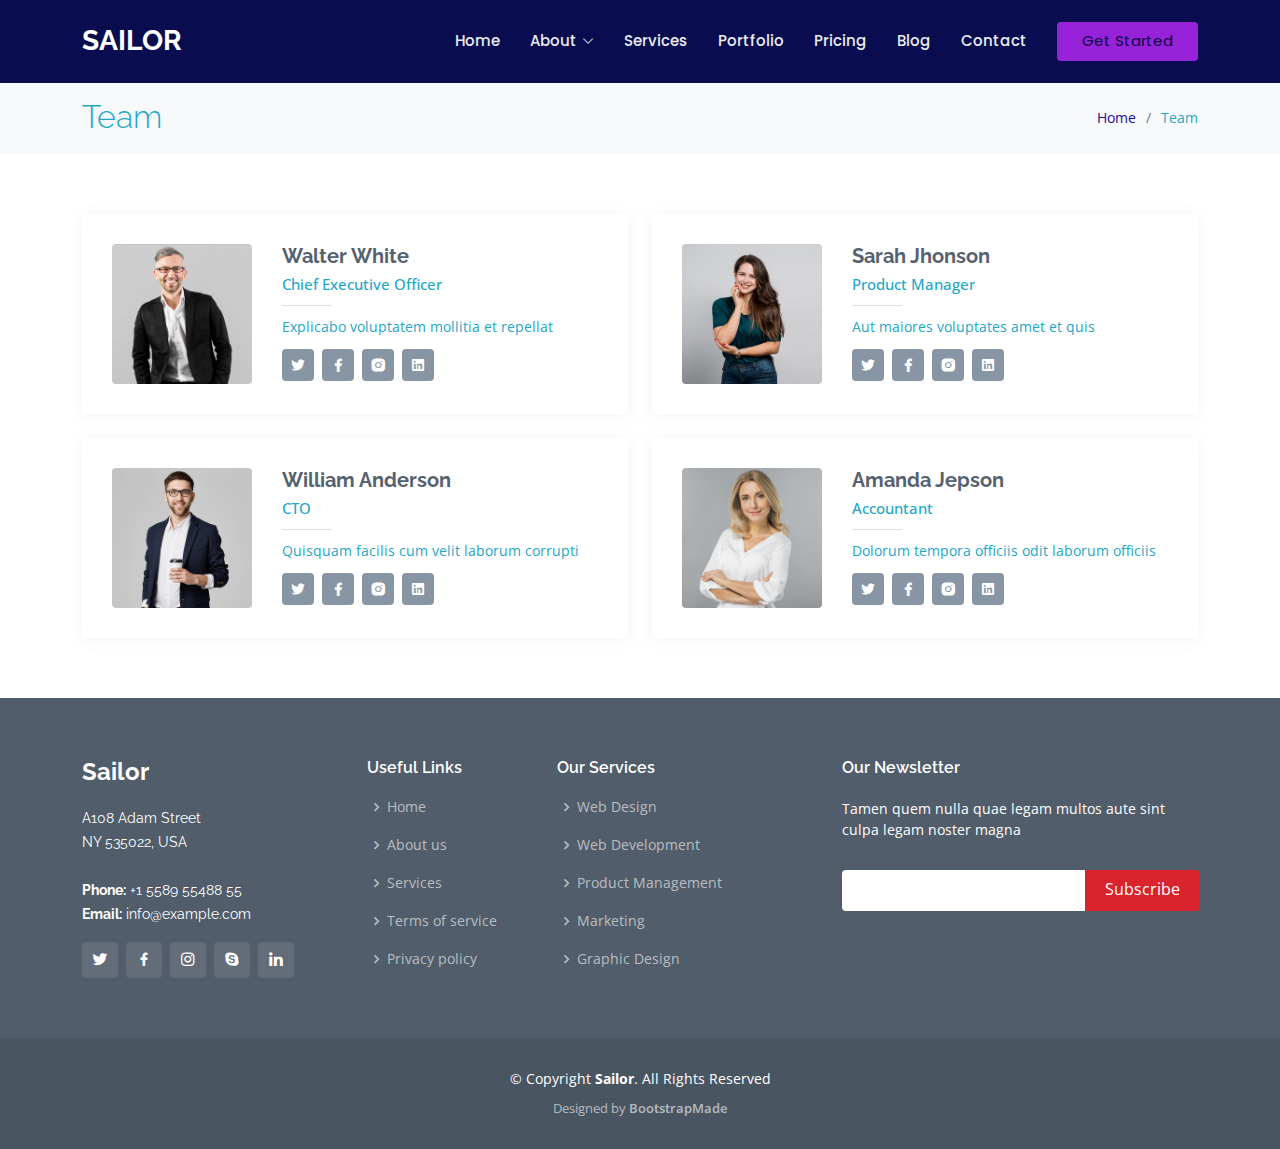
<file: team.html>
<!DOCTYPE html>
<html lang="en">

<head>
  <meta charset="utf-8">
  <meta content="width=device-width, initial-scale=1.0" name="viewport">

  <title>Team - Sailor Bootstrap Template</title>
  <meta content="" name="description">
  <meta content="" name="keywords">

  <!-- Favicons -->
  <link href="assets/img/favicon.png" rel="icon">
  <link href="assets/img/apple-touch-icon.png" rel="apple-touch-icon">

  <!-- Google Fonts -->
  <link href="https://fonts.googleapis.com/css?family=Open+Sans:300,300i,400,400i,600,600i,700,700i|Raleway:300,300i,400,400i,500,500i,600,600i,700,700i|Poppins:300,300i,400,400i,500,500i,600,600i,700,700i" rel="stylesheet">

  <!-- Vendor CSS Files -->
  <link href="assets/vendor/animate.css/animate.min.css" rel="stylesheet">
  <link href="assets/vendor/bootstrap/css/bootstrap.min.css" rel="stylesheet">
  <link href="assets/vendor/bootstrap-icons/bootstrap-icons.css" rel="stylesheet">
  <link href="assets/vendor/boxicons/css/boxicons.min.css" rel="stylesheet">
  <link href="assets/vendor/glightbox/css/glightbox.min.css" rel="stylesheet">
  <link href="assets/vendor/remixicon/remixicon.css" rel="stylesheet">
  <link href="assets/vendor/swiper/swiper-bundle.min.css" rel="stylesheet">

  <!-- Template Main CSS File -->
  <link href="assets/css/style.css" rel="stylesheet">

  <!-- =======================================================
  * Template Name: Sailor - v4.7.0
  * Template URL: https://bootstrapmade.com/sailor-free-bootstrap-theme/
  * Author: BootstrapMade.com
  * License: https://bootstrapmade.com/license/
  ======================================================== -->
</head>

<body>

  <!-- ======= Header ======= -->
  <header id="header" class="fixed-top d-flex align-items-center">
    <div class="container d-flex align-items-center">

      <h1 class="logo me-auto"><a href="index.html">Sailor</a></h1>
      <!-- Uncomment below if you prefer to use an image logo -->
      <!-- <a href="index.html" class="logo me-auto"><img src="assets/img/logo.png" alt="" class="img-fluid"></a>-->

      <nav id="navbar" class="navbar">
        <ul>
          <li><a href="index.html">Home</a></li>

          <li class="dropdown"><a href="#"><span>About</span> <i class="bi bi-chevron-down"></i></a>
            <ul>
              <li><a href="about.html">About</a></li>
              <li><a href="team.html" class="active">Team</a></li>
              <li><a href="testimonials.html">Testimonials</a></li>

              <li class="dropdown"><a href="#"><span>Deep Drop Down</span> <i class="bi bi-chevron-right"></i></a>
                <ul>
                  <li><a href="#">Deep Drop Down 1</a></li>
                  <li><a href="#">Deep Drop Down 2</a></li>
                  <li><a href="#">Deep Drop Down 3</a></li>
                  <li><a href="#">Deep Drop Down 4</a></li>
                  <li><a href="#">Deep Drop Down 5</a></li>
                </ul>
              </li>
            </ul>
          </li>
          <li><a href="services.html">Services</a></li>
          <li><a href="portfolio.html">Portfolio</a></li>
          <li><a href="pricing.html">Pricing</a></li>
          <li><a href="blog.html">Blog</a></li>

          <li><a href="contact.html">Contact</a></li>
          <li><a href="index.html" class="getstarted">Get Started</a></li>
        </ul>
        <i class="bi bi-list mobile-nav-toggle"></i>
      </nav><!-- .navbar -->

    </div>
  </header><!-- End Header -->

  <main id="main">

    <!-- ======= Breadcrumbs ======= -->
    <section id="breadcrumbs" class="breadcrumbs">
      <div class="container">

        <div class="d-flex justify-content-between align-items-center">
          <h2>Team</h2>
          <ol>
            <li><a href="index.html">Home</a></li>
            <li>Team</li>
          </ol>
        </div>

      </div>
    </section><!-- End Breadcrumbs -->

    <!-- ======= Team Section ======= -->
    <section id="team" class="team ">
      <div class="container">

        <div class="row">

          <div class="col-lg-6">
            <div class="member d-flex align-items-start">
              <div class="pic"><img src="assets/img/team/team-1.jpg" class="img-fluid" alt=""></div>
              <div class="member-info">
                <h4>Walter White</h4>
                <span>Chief Executive Officer</span>
                <p>Explicabo voluptatem mollitia et repellat</p>
                <div class="social">
                  <a href=""><i class="ri-twitter-fill"></i></a>
                  <a href=""><i class="ri-facebook-fill"></i></a>
                  <a href=""><i class="ri-instagram-fill"></i></a>
                  <a href=""> <i class="ri-linkedin-box-fill"></i> </a>
                </div>
              </div>
            </div>
          </div>

          <div class="col-lg-6 mt-4 mt-lg-0">
            <div class="member d-flex align-items-start">
              <div class="pic"><img src="assets/img/team/team-2.jpg" class="img-fluid" alt=""></div>
              <div class="member-info">
                <h4>Sarah Jhonson</h4>
                <span>Product Manager</span>
                <p>Aut maiores voluptates amet et quis</p>
                <div class="social">
                  <a href=""><i class="ri-twitter-fill"></i></a>
                  <a href=""><i class="ri-facebook-fill"></i></a>
                  <a href=""><i class="ri-instagram-fill"></i></a>
                  <a href=""> <i class="ri-linkedin-box-fill"></i> </a>
                </div>
              </div>
            </div>
          </div>

          <div class="col-lg-6 mt-4">
            <div class="member d-flex align-items-start">
              <div class="pic"><img src="assets/img/team/team-3.jpg" class="img-fluid" alt=""></div>
              <div class="member-info">
                <h4>William Anderson</h4>
                <span>CTO</span>
                <p>Quisquam facilis cum velit laborum corrupti</p>
                <div class="social">
                  <a href=""><i class="ri-twitter-fill"></i></a>
                  <a href=""><i class="ri-facebook-fill"></i></a>
                  <a href=""><i class="ri-instagram-fill"></i></a>
                  <a href=""> <i class="ri-linkedin-box-fill"></i> </a>
                </div>
              </div>
            </div>
          </div>

          <div class="col-lg-6 mt-4">
            <div class="member d-flex align-items-start">
              <div class="pic"><img src="assets/img/team/team-4.jpg" class="img-fluid" alt=""></div>
              <div class="member-info">
                <h4>Amanda Jepson</h4>
                <span>Accountant</span>
                <p>Dolorum tempora officiis odit laborum officiis</p>
                <div class="social">
                  <a href=""><i class="ri-twitter-fill"></i></a>
                  <a href=""><i class="ri-facebook-fill"></i></a>
                  <a href=""><i class="ri-instagram-fill"></i></a>
                  <a href=""> <i class="ri-linkedin-box-fill"></i> </a>
                </div>
              </div>
            </div>
          </div>

        </div>

      </div>
    </section><!-- End Team Section -->

  </main><!-- End #main -->

  <!-- ======= Footer ======= -->
  <footer id="footer">
    <div class="footer-top">
      <div class="container">
        <div class="row">

          <div class="col-lg-3 col-md-6">
            <div class="footer-info">
              <h3>Sailor</h3>
              <p>
                A108 Adam Street <br>
                NY 535022, USA<br><br>
                <strong>Phone:</strong> +1 5589 55488 55<br>
                <strong>Email:</strong> info@example.com<br>
              </p>
              <div class="social-links mt-3">
                <a href="#" class="twitter"><i class="bx bxl-twitter"></i></a>
                <a href="#" class="facebook"><i class="bx bxl-facebook"></i></a>
                <a href="#" class="instagram"><i class="bx bxl-instagram"></i></a>
                <a href="#" class="google-plus"><i class="bx bxl-skype"></i></a>
                <a href="#" class="linkedin"><i class="bx bxl-linkedin"></i></a>
              </div>
            </div>
          </div>

          <div class="col-lg-2 col-md-6 footer-links">
            <h4>Useful Links</h4>
            <ul>
              <li><i class="bx bx-chevron-right"></i> <a href="#">Home</a></li>
              <li><i class="bx bx-chevron-right"></i> <a href="#">About us</a></li>
              <li><i class="bx bx-chevron-right"></i> <a href="#">Services</a></li>
              <li><i class="bx bx-chevron-right"></i> <a href="#">Terms of service</a></li>
              <li><i class="bx bx-chevron-right"></i> <a href="#">Privacy policy</a></li>
            </ul>
          </div>

          <div class="col-lg-3 col-md-6 footer-links">
            <h4>Our Services</h4>
            <ul>
              <li><i class="bx bx-chevron-right"></i> <a href="#">Web Design</a></li>
              <li><i class="bx bx-chevron-right"></i> <a href="#">Web Development</a></li>
              <li><i class="bx bx-chevron-right"></i> <a href="#">Product Management</a></li>
              <li><i class="bx bx-chevron-right"></i> <a href="#">Marketing</a></li>
              <li><i class="bx bx-chevron-right"></i> <a href="#">Graphic Design</a></li>
            </ul>
          </div>

          <div class="col-lg-4 col-md-6 footer-newsletter">
            <h4>Our Newsletter</h4>
            <p>Tamen quem nulla quae legam multos aute sint culpa legam noster magna</p>
            <form action="" method="post">
              <input type="email" name="email"><input type="submit" value="Subscribe">
            </form>

          </div>

        </div>
      </div>
    </div>

    <div class="container">
      <div class="copyright">
        &copy; Copyright <strong><span>Sailor</span></strong>. All Rights Reserved
      </div>
      <div class="credits">
        <!-- All the links in the footer should remain intact. -->
        <!-- You can delete the links only if you purchased the pro version. -->
        <!-- Licensing information: https://bootstrapmade.com/license/ -->
        <!-- Purchase the pro version with working PHP/AJAX contact form: https://bootstrapmade.com/sailor-free-bootstrap-theme/ -->
        Designed by <a href="https://bootstrapmade.com/">BootstrapMade</a>
      </div>
    </div>
  </footer><!-- End Footer -->

  <a href="#" class="back-to-top d-flex align-items-center justify-content-center"><i class="bi bi-arrow-up-short"></i></a>

  <!-- Vendor JS Files -->
  <script src="assets/vendor/bootstrap/js/bootstrap.bundle.min.js"></script>
  <script src="assets/vendor/glightbox/js/glightbox.min.js"></script>
  <script src="assets/vendor/isotope-layout/isotope.pkgd.min.js"></script>
  <script src="assets/vendor/swiper/swiper-bundle.min.js"></script>
  <script src="assets/vendor/waypoints/noframework.waypoints.js"></script>
  <script src="assets/vendor/php-email-form/validate.js"></script>

  <!-- Template Main JS File -->
  <script src="assets/js/main.js"></script>

</body>

</html>
</file>
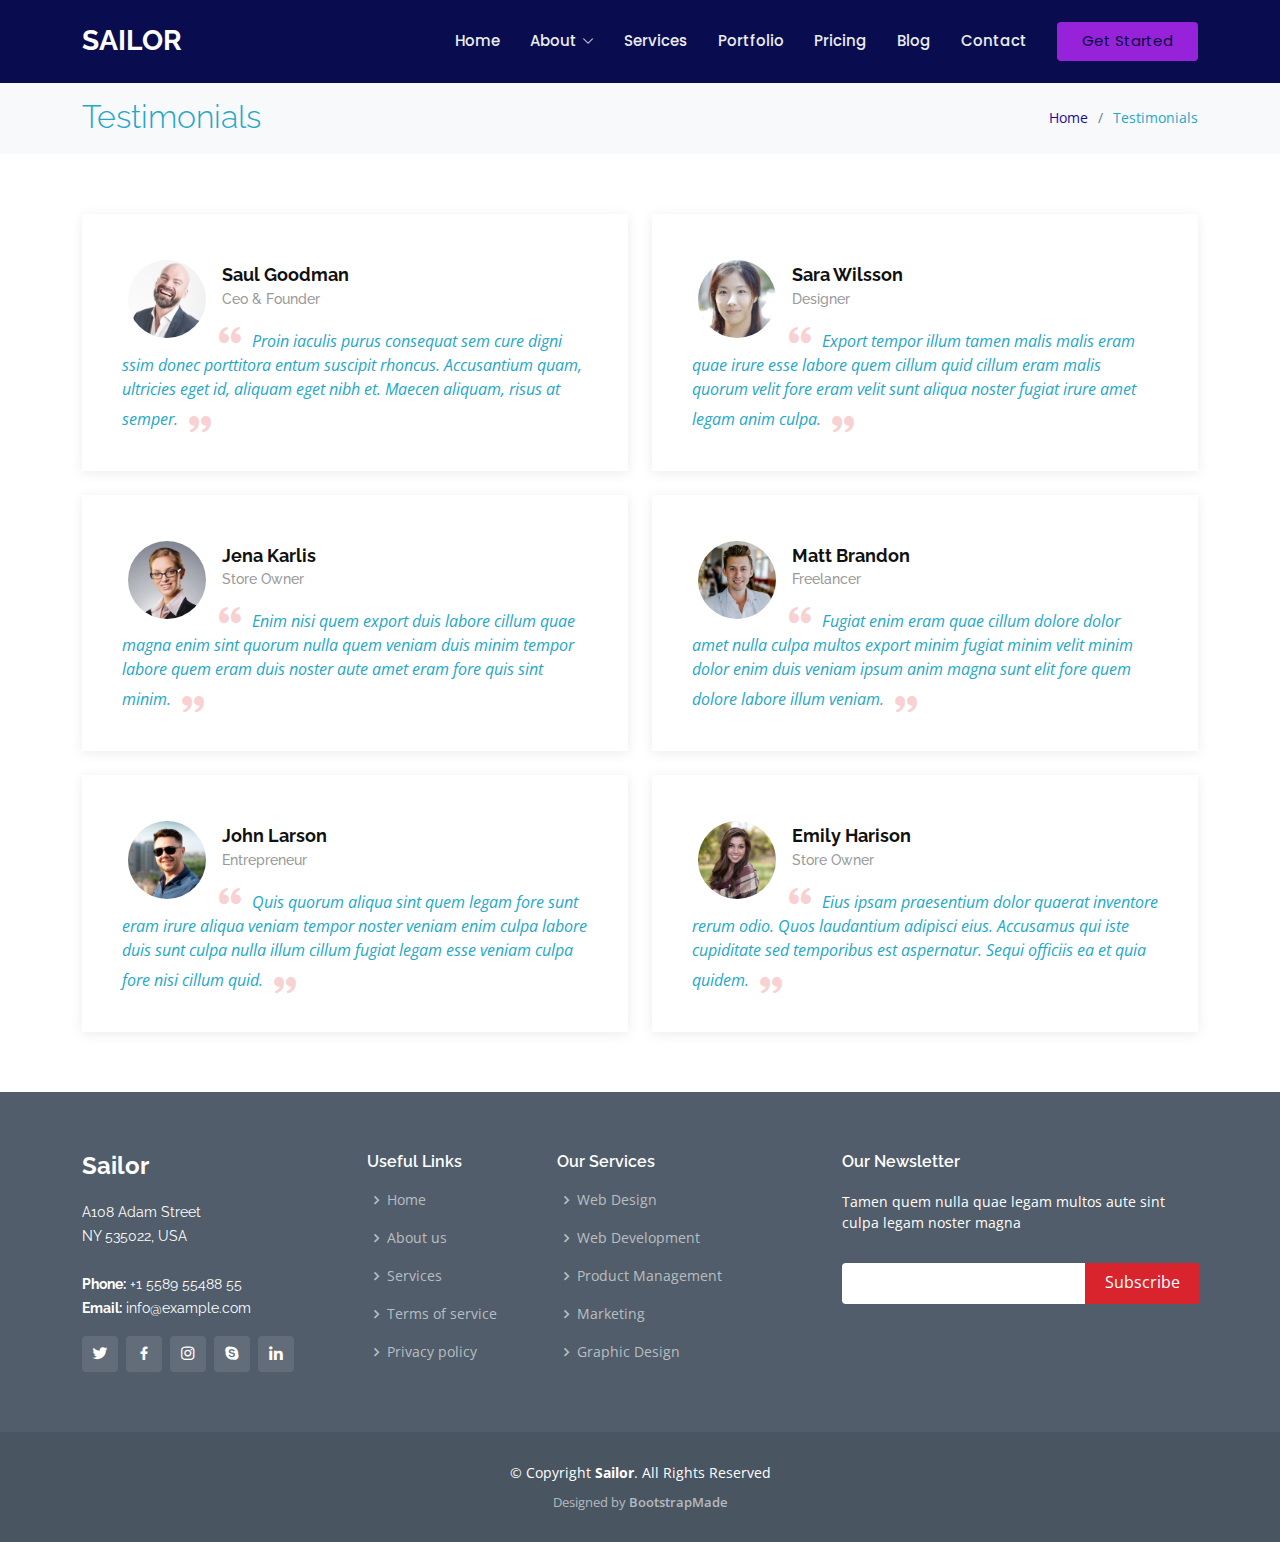
<file: testimonials.html>
<!DOCTYPE html>
<html lang="en">

<head>
  <meta charset="utf-8">
  <meta content="width=device-width, initial-scale=1.0" name="viewport">

  <title>Testimonials - Sailor Bootstrap Template</title>
  <meta content="" name="description">
  <meta content="" name="keywords">

  <!-- Favicons -->
  <link href="assets/img/favicon.png" rel="icon">
  <link href="assets/img/apple-touch-icon.png" rel="apple-touch-icon">

  <!-- Google Fonts -->
  <link href="https://fonts.googleapis.com/css?family=Open+Sans:300,300i,400,400i,600,600i,700,700i|Raleway:300,300i,400,400i,500,500i,600,600i,700,700i|Poppins:300,300i,400,400i,500,500i,600,600i,700,700i" rel="stylesheet">

  <!-- Vendor CSS Files -->
  <link href="assets/vendor/animate.css/animate.min.css" rel="stylesheet">
  <link href="assets/vendor/bootstrap/css/bootstrap.min.css" rel="stylesheet">
  <link href="assets/vendor/bootstrap-icons/bootstrap-icons.css" rel="stylesheet">
  <link href="assets/vendor/boxicons/css/boxicons.min.css" rel="stylesheet">
  <link href="assets/vendor/glightbox/css/glightbox.min.css" rel="stylesheet">
  <link href="assets/vendor/remixicon/remixicon.css" rel="stylesheet">
  <link href="assets/vendor/swiper/swiper-bundle.min.css" rel="stylesheet">

  <!-- Template Main CSS File -->
  <link href="assets/css/style.css" rel="stylesheet">

  <!-- =======================================================
  * Template Name: Sailor - v4.7.0
  * Template URL: https://bootstrapmade.com/sailor-free-bootstrap-theme/
  * Author: BootstrapMade.com
  * License: https://bootstrapmade.com/license/
  ======================================================== -->
</head>

<body>

  <!-- ======= Header ======= -->
  <header id="header" class="fixed-top d-flex align-items-center">
    <div class="container d-flex align-items-center">

      <h1 class="logo me-auto"><a href="index.html">Sailor</a></h1>
      <!-- Uncomment below if you prefer to use an image logo -->
      <!-- <a href="index.html" class="logo me-auto"><img src="assets/img/logo.png" alt="" class="img-fluid"></a>-->

      <nav id="navbar" class="navbar">
        <ul>
          <li><a href="index.html">Home</a></li>

          <li class="dropdown"><a href="#"><span>About</span> <i class="bi bi-chevron-down"></i></a>
            <ul>
              <li><a href="about.html">About</a></li>
              <li><a href="team.html">Team</a></li>
              <li><a href="testimonials.html" class="active">Testimonials</a></li>

              <li class="dropdown"><a href="#"><span>Deep Drop Down</span> <i class="bi bi-chevron-right"></i></a>
                <ul>
                  <li><a href="#">Deep Drop Down 1</a></li>
                  <li><a href="#">Deep Drop Down 2</a></li>
                  <li><a href="#">Deep Drop Down 3</a></li>
                  <li><a href="#">Deep Drop Down 4</a></li>
                  <li><a href="#">Deep Drop Down 5</a></li>
                </ul>
              </li>
            </ul>
          </li>
          <li><a href="services.html">Services</a></li>
          <li><a href="portfolio.html">Portfolio</a></li>
          <li><a href="pricing.html">Pricing</a></li>
          <li><a href="blog.html">Blog</a></li>

          <li><a href="contact.html">Contact</a></li>
          <li><a href="index.html" class="getstarted">Get Started</a></li>
        </ul>
        <i class="bi bi-list mobile-nav-toggle"></i>
      </nav><!-- .navbar -->

    </div>
  </header><!-- End Header -->

  <main id="main">

    <!-- ======= Breadcrumbs ======= -->
    <section id="breadcrumbs" class="breadcrumbs">
      <div class="container">

        <div class="d-flex justify-content-between align-items-center">
          <h2>Testimonials</h2>
          <ol>
            <li><a href="index.html">Home</a></li>
            <li>Testimonials</li>
          </ol>
        </div>

      </div>
    </section><!-- End Breadcrumbs -->

    <!-- ======= Testimonials Section ======= -->
    <section id="testimonials" class="testimonials">
      <div class="container">

        <div class="row">

          <div class="col-lg-6">
            <div class="testimonial-item">
              <img src="assets/img/testimonials/testimonials-1.jpg" class="testimonial-img" alt="">
              <h3>Saul Goodman</h3>
              <h4>Ceo &amp; Founder</h4>
              <p>
                <i class="bx bxs-quote-alt-left quote-icon-left"></i>
                Proin iaculis purus consequat sem cure digni ssim donec porttitora entum suscipit rhoncus. Accusantium quam, ultricies eget id, aliquam eget nibh et. Maecen aliquam, risus at semper.
                <i class="bx bxs-quote-alt-right quote-icon-right"></i>
              </p>
            </div>
          </div>

          <div class="col-lg-6">
            <div class="testimonial-item mt-4 mt-lg-0">
              <img src="assets/img/testimonials/testimonials-2.jpg" class="testimonial-img" alt="">
              <h3>Sara Wilsson</h3>
              <h4>Designer</h4>
              <p>
                <i class="bx bxs-quote-alt-left quote-icon-left"></i>
                Export tempor illum tamen malis malis eram quae irure esse labore quem cillum quid cillum eram malis quorum velit fore eram velit sunt aliqua noster fugiat irure amet legam anim culpa.
                <i class="bx bxs-quote-alt-right quote-icon-right"></i>
              </p>
            </div>
          </div>

          <div class="col-lg-6">
            <div class="testimonial-item mt-4">
              <img src="assets/img/testimonials/testimonials-3.jpg" class="testimonial-img" alt="">
              <h3>Jena Karlis</h3>
              <h4>Store Owner</h4>
              <p>
                <i class="bx bxs-quote-alt-left quote-icon-left"></i>
                Enim nisi quem export duis labore cillum quae magna enim sint quorum nulla quem veniam duis minim tempor labore quem eram duis noster aute amet eram fore quis sint minim.
                <i class="bx bxs-quote-alt-right quote-icon-right"></i>
              </p>
            </div>
          </div>

          <div class="col-lg-6">
            <div class="testimonial-item mt-4">
              <img src="assets/img/testimonials/testimonials-4.jpg" class="testimonial-img" alt="">
              <h3>Matt Brandon</h3>
              <h4>Freelancer</h4>
              <p>
                <i class="bx bxs-quote-alt-left quote-icon-left"></i>
                Fugiat enim eram quae cillum dolore dolor amet nulla culpa multos export minim fugiat minim velit minim dolor enim duis veniam ipsum anim magna sunt elit fore quem dolore labore illum veniam.
                <i class="bx bxs-quote-alt-right quote-icon-right"></i>
              </p>
            </div>
          </div>

          <div class="col-lg-6">
            <div class="testimonial-item mt-4">
              <img src="assets/img/testimonials/testimonials-5.jpg" class="testimonial-img" alt="">
              <h3>John Larson</h3>
              <h4>Entrepreneur</h4>
              <p>
                <i class="bx bxs-quote-alt-left quote-icon-left"></i>
                Quis quorum aliqua sint quem legam fore sunt eram irure aliqua veniam tempor noster veniam enim culpa labore duis sunt culpa nulla illum cillum fugiat legam esse veniam culpa fore nisi cillum quid.
                <i class="bx bxs-quote-alt-right quote-icon-right"></i>
              </p>
            </div>
          </div>

          <div class="col-lg-6">
            <div class="testimonial-item mt-4">
              <img src="assets/img/testimonials/testimonials-6.jpg" class="testimonial-img" alt="">
              <h3>Emily Harison</h3>
              <h4>Store Owner</h4>
              <p>
                <i class="bx bxs-quote-alt-left quote-icon-left"></i>
                Eius ipsam praesentium dolor quaerat inventore rerum odio. Quos laudantium adipisci eius. Accusamus qui iste cupiditate sed temporibus est aspernatur. Sequi officiis ea et quia quidem.
                <i class="bx bxs-quote-alt-right quote-icon-right"></i>
              </p>
            </div>
          </div>

        </div>

      </div>
    </section><!-- End Testimonials Section -->

  </main><!-- End #main -->

  <!-- ======= Footer ======= -->
  <footer id="footer">
    <div class="footer-top">
      <div class="container">
        <div class="row">

          <div class="col-lg-3 col-md-6">
            <div class="footer-info">
              <h3>Sailor</h3>
              <p>
                A108 Adam Street <br>
                NY 535022, USA<br><br>
                <strong>Phone:</strong> +1 5589 55488 55<br>
                <strong>Email:</strong> info@example.com<br>
              </p>
              <div class="social-links mt-3">
                <a href="#" class="twitter"><i class="bx bxl-twitter"></i></a>
                <a href="#" class="facebook"><i class="bx bxl-facebook"></i></a>
                <a href="#" class="instagram"><i class="bx bxl-instagram"></i></a>
                <a href="#" class="google-plus"><i class="bx bxl-skype"></i></a>
                <a href="#" class="linkedin"><i class="bx bxl-linkedin"></i></a>
              </div>
            </div>
          </div>

          <div class="col-lg-2 col-md-6 footer-links">
            <h4>Useful Links</h4>
            <ul>
              <li><i class="bx bx-chevron-right"></i> <a href="#">Home</a></li>
              <li><i class="bx bx-chevron-right"></i> <a href="#">About us</a></li>
              <li><i class="bx bx-chevron-right"></i> <a href="#">Services</a></li>
              <li><i class="bx bx-chevron-right"></i> <a href="#">Terms of service</a></li>
              <li><i class="bx bx-chevron-right"></i> <a href="#">Privacy policy</a></li>
            </ul>
          </div>

          <div class="col-lg-3 col-md-6 footer-links">
            <h4>Our Services</h4>
            <ul>
              <li><i class="bx bx-chevron-right"></i> <a href="#">Web Design</a></li>
              <li><i class="bx bx-chevron-right"></i> <a href="#">Web Development</a></li>
              <li><i class="bx bx-chevron-right"></i> <a href="#">Product Management</a></li>
              <li><i class="bx bx-chevron-right"></i> <a href="#">Marketing</a></li>
              <li><i class="bx bx-chevron-right"></i> <a href="#">Graphic Design</a></li>
            </ul>
          </div>

          <div class="col-lg-4 col-md-6 footer-newsletter">
            <h4>Our Newsletter</h4>
            <p>Tamen quem nulla quae legam multos aute sint culpa legam noster magna</p>
            <form action="" method="post">
              <input type="email" name="email"><input type="submit" value="Subscribe">
            </form>

          </div>

        </div>
      </div>
    </div>

    <div class="container">
      <div class="copyright">
        &copy; Copyright <strong><span>Sailor</span></strong>. All Rights Reserved
      </div>
      <div class="credits">
        <!-- All the links in the footer should remain intact. -->
        <!-- You can delete the links only if you purchased the pro version. -->
        <!-- Licensing information: https://bootstrapmade.com/license/ -->
        <!-- Purchase the pro version with working PHP/AJAX contact form: https://bootstrapmade.com/sailor-free-bootstrap-theme/ -->
        Designed by <a href="https://bootstrapmade.com/">BootstrapMade</a>
      </div>
    </div>
  </footer><!-- End Footer -->

  <a href="#" class="back-to-top d-flex align-items-center justify-content-center"><i class="bi bi-arrow-up-short"></i></a>

  <!-- Vendor JS Files -->
  <script src="assets/vendor/bootstrap/js/bootstrap.bundle.min.js"></script>
  <script src="assets/vendor/glightbox/js/glightbox.min.js"></script>
  <script src="assets/vendor/isotope-layout/isotope.pkgd.min.js"></script>
  <script src="assets/vendor/swiper/swiper-bundle.min.js"></script>
  <script src="assets/vendor/waypoints/noframework.waypoints.js"></script>
  <script src="assets/vendor/php-email-form/validate.js"></script>

  <!-- Template Main JS File -->
  <script src="assets/js/main.js"></script>

</body>

</html>
</file>
<file: assets/css/style.css>
/**
* Template Name: Sailor - v4.7.0
* Template URL: https://bootstrapmade.com/sailor-free-bootstrap-theme/
* Author: BootstrapMade.com
* License: https://bootstrapmade.com/license/
*/

/*--------------------------------------------------------------
# General
--------------------------------------------------------------*/
body {
  font-family: "Open Sans", sans-serif;
  color: #23a7c9;
}

a {
  text-decoration: none;
  color: #190b97;
}

a:hover {
  color: #0d0d0e;
  text-decoration: none;
}

h1, h2, h3, h4, h5, h6 {
  font-family: "Raleway", sans-serif;
}

/*--------------------------------------------------------------
# Back to top button
--------------------------------------------------------------*/
.back-to-top {
  position: fixed;
  visibility: hidden;
  opacity: 0;
  right: 15px;
  bottom: 15px;
  z-index: 996;
  background: #0a0161;
  width: 40px;
  height: 40px;
  border-radius: 4px;
  transition: all 0.4s;
}
.back-to-top i {
  font-size: 28px;
  color: #fff;
  line-height: 0;
}
.back-to-top:hover {
  background: #0a0161;
  color: #fff;
}
.back-to-top.active {
  visibility: visible;
  opacity: 1;
}

/*--------------------------------------------------------------
# Header
--------------------------------------------------------------*/
#header {
  background: rgb(9, 12, 78);
  transition: all 0.5s;
  z-index: 997;
  padding: 20px 0;
}
#header.header-scrolled {
  box-shadow: 0px 2px 15px rgba(0, 0, 0, 0.1);
  padding: 12px 0;
}
#header.header-inner-pages {
  box-shadow: 0px 2px 15px rgba(0, 0, 0, 0.1);
}
#header .logo {
  font-size: 28px;
  margin: 0;
  padding: 0;
  line-height: 1;
  font-weight: 700;
  text-transform: uppercase;
}
#header .logo a {
  color: #ffffff;
}
#header .logo img {
  max-height: 80px;
}

/*--------------------------------------------------------------
# Navigation Menu
--------------------------------------------------------------*/
/**
* Desktop Navigation 
*/
.navbar {
  padding: 0;
}
.navbar ul {
  margin: 0;
  padding: 0;
  display: flex;
  list-style: none;
  align-items: center;
}
.navbar li {
  position: relative;
}
.navbar a, .navbar a:focus {
  display: flex;
  align-items: center;
  justify-content: space-between;
  padding: 10px 0 10px 30px;
  font-family: "Poppins", sans-serif;
  font-size: 15px;
  font-weight: 500;
  color: #eaecee;
  white-space: nowrap;
  transition: 0.3s;
}
.navbar a i, .navbar a:focus i {
  font-size: 12px;
  line-height: 0;
  margin-left: 5px;
}
.navbar a:hover, .navbar .active, .navbar .active:focus, .navbar li:hover > a {
  color: #fdfdfd;
}
.navbar .getstarted, .navbar .getstarted:focus {
  background: #9623d9;
  padding: 8px 25px;
  margin-left: 30px;
  border-radius: 4px;
  font-weight: 400;
  color: rgb(8, 7, 65);
}
.navbar .getstarted:hover, .navbar .getstarted:focus:hover {
  color: #fff;
  background: #e1444d;
}
.navbar .dropdown ul {
  display: block;
  position: absolute;
  left: 14px;
  top: calc(100% + 30px);
  margin: 0;
  padding: 10px 0;
  z-index: 99;
  opacity: 0;
  visibility: hidden;
  background: rgb(8, 19, 85);
  box-shadow: 0px 0px 30px rgba(127, 137, 161, 0.25);
  transition: 0.3s;
}
.navbar .dropdown ul li {
  min-width: 200px;
}
.navbar .dropdown ul a {
  padding: 10px 20px;
  font-size: 15px;
  text-transform: none;
  font-weight: 400;
}
.navbar .dropdown ul a i {
  font-size: 12px;
}
.navbar .dropdown ul a:hover, .navbar .dropdown ul .active:hover, .navbar .dropdown ul li:hover > a {
  color: #ffffff;
}
.navbar .dropdown:hover > ul {
  opacity: 1;
  top: 100%;
  visibility: visible;
}
.navbar .dropdown .dropdown ul {
  top: 0;
  left: calc(100% - 30px);
  visibility: hidden;
}
.navbar .dropdown .dropdown:hover > ul {
  opacity: 1;
  top: 0;
  left: 100%;
  visibility: visible;
}
@media (max-width: 1366px) {
  .navbar .dropdown .dropdown ul {
    left: -90%;
  }
  .navbar .dropdown .dropdown:hover > ul {
    left: -100%;
  }
}

/**
* Mobile Navigation 
*/
.mobile-nav-toggle {
  color: #556270;
  font-size: 28px;
  cursor: pointer;
  display: none;
  line-height: 0;
  transition: 0.5s;
}
.mobile-nav-toggle.bi-x {
  color: #fff;
}

@media (max-width: 991px) {
  .mobile-nav-toggle {
    display: block;
  }

  .navbar ul {
    display: none;
  }
}
.navbar-mobile {
  position: fixed;
  overflow: hidden;
  top: 0;
  right: 0;
  left: 0;
  bottom: 0;
  background: rgba(63, 73, 83, 0.9);
  transition: 0.3s;
  z-index: 999;
}
.navbar-mobile .mobile-nav-toggle {
  position: absolute;
  top: 15px;
  right: 15px;
}
.navbar-mobile ul {
  display: block;
  position: absolute;
  top: 55px;
  right: 15px;
  bottom: 15px;
  left: 15px;
  padding: 10px 0;
  background-color: #fff;
  overflow-y: auto;
  transition: 0.3s;
}
.navbar-mobile a, .navbar-mobile a:focus {
  padding: 10px 20px;
  font-size: 15px;
  color: #556270;
}
.navbar-mobile a:hover, .navbar-mobile .active, .navbar-mobile li:hover > a {
  color: #ffffff;
}
.navbar-mobile .getstarted, .navbar-mobile .getstarted:focus {
  margin: 15px;
}
.navbar-mobile .dropdown ul {
  position: static;
  display: none;
  margin: 10px 20px;
  padding: 10px 0;
  z-index: 99;
  opacity: 1;
  visibility: visible;
  background: #fff;
  box-shadow: 0px 0px 30px rgba(127, 137, 161, 0.25);
}
.navbar-mobile .dropdown ul li {
  min-width: 200px;
}
.navbar-mobile .dropdown ul a {
  padding: 10px 20px;
}
.navbar-mobile .dropdown ul a i {
  font-size: 12px;
}
.navbar-mobile .dropdown ul a:hover, .navbar-mobile .dropdown ul .active:hover, .navbar-mobile .dropdown ul li:hover > a {
  color: #d9232d;
}
.navbar-mobile .dropdown > .dropdown-active {
  display: block;
}

/*--------------------------------------------------------------
# Hero Section
--------------------------------------------------------------*/
#hero {
  width: 100%;
  height: 100vh;
  background-color: rgba(63, 73, 83, 0.8);
  overflow: hidden;
  position: relative;
}
#hero .carousel, #hero .carousel-inner, #hero .carousel-item, #hero .carousel-item::before {
  position: absolute;
  top: 0;
  right: 0;
  left: 0;
  bottom: 0;
}
#hero .carousel-item {
  background-size: cover;
  background-position: center;
  background-repeat: no-repeat;
}
#hero .carousel-item::before {
  content: "";
  background-color: rgba(30, 35, 40, 0.6);
}
#hero .carousel-container {
  display: flex;
  justify-content: center;
  align-items: center;
  position: absolute;
  bottom: 0;
  top: 70px;
  left: 50px;
  right: 50px;
}
#hero .container {
  text-align: center;
}
#hero h2 {
  color: #fff;
  margin-bottom: 20px;
  font-size: 48px;
  font-weight: 700;
}
#hero p {
  -webkit-animation-delay: 0.4s;
  animation-delay: 0.4s;
  margin: 0 auto 30px auto;
  color: #fff;
}
#hero .carousel-inner .carousel-item {
  transition-property: opacity;
  background-position: center top;
}
#hero .carousel-inner .carousel-item,
#hero .carousel-inner .active.carousel-item-start,
#hero .carousel-inner .active.carousel-item-end {
  opacity: 0;
}
#hero .carousel-inner .active,
#hero .carousel-inner .carousel-item-next.carousel-item-start,
#hero .carousel-inner .carousel-item-prev.carousel-item-end {
  opacity: 1;
  transition: 0.5s;
}
#hero .carousel-inner .carousel-item-next,
#hero .carousel-inner .carousel-item-prev,
#hero .carousel-inner .active.carousel-item-start,
#hero .carousel-inner .active.carousel-item-end {
  left: 0;
  transform: translate3d(0, 0, 0);
}
#hero .carousel-control-next-icon, #hero .carousel-control-prev-icon {
  background: none;
  font-size: 30px;
  line-height: 0;
  width: auto;
  height: auto;
  background: rgba(255, 255, 255, 0.2);
  border-radius: 50px;
  transition: 0.3s;
  color: rgba(255, 255, 255, 0.5);
  width: 54px;
  height: 54px;
  display: flex;
  align-items: center;
  justify-content: center;
}
#hero .carousel-control-next-icon:hover, #hero .carousel-control-prev-icon:hover {
  background: rgba(255, 255, 255, 0.3);
  color: rgba(255, 255, 255, 0.8);
}
#hero .carousel-indicators li {
  cursor: pointer;
  background: #fff;
  overflow: hidden;
  border: 0;
  width: 12px;
  height: 12px;
  border-radius: 50px;
  opacity: 0.6;
  transition: 0.3s;
}
#hero .carousel-indicators li.active {
  opacity: 1;
  background: #2b108d;
}
#hero .btn-get-started {
  font-family: "Raleway", sans-serif;
  font-weight: 500;
  font-size: 14px;
  letter-spacing: 1px;
  display: inline-block;
  padding: 14px 32px;
  border-radius: 4px;
  transition: 0.5s;
  line-height: 1;
  color: #fff;
  -webkit-animation-delay: 0.8s;
  animation-delay: 0.8s;
  background: #d9232d;
}
#hero .btn-get-started:hover {
  background: #df3740;
}
@media (max-width: 992px) {
  #hero {
    height: 100vh;
  }
  #hero .carousel-container {
    top: 8px;
  }
}
@media (max-width: 768px) {
  #hero h2 {
    font-size: 28px;
  }
}
@media (min-width: 1024px) {
  #hero .carousel-control-prev, #hero .carousel-control-next {
    width: 5%;
  }
}
@media (max-height: 500px) {
  #hero {
    height: 120vh;
  }
}

/*--------------------------------------------------------------
# Sections General
--------------------------------------------------------------*/
section {
  padding: 60px 0;
  overflow: hidden;
}

.section-bg, .services .icon-box {
  background-color: #f8f9fa;
}

.section-title {
  padding-bottom: 40px;
}
.section-title h2 {
  font-size: 14px;
  font-weight: 500;
  padding: 0;
  line-height: 1px;
  margin: 0 0 5px 0;
  letter-spacing: 2px;
  text-transform: uppercase;
  color: #aaaaaa;
  font-family: "Poppins", sans-serif;
}
.section-title h2::after {
  content: "";
  width: 120px;
  height: 1px;
  display: inline-block;
  background: #e6636a;
  margin: 4px 10px;
}
.section-title p {
  margin: 0;
  margin: 0;
  font-size: 36px;
  font-weight: 700;
  text-transform: uppercase;
  font-family: "Poppins", sans-serif;
  color: #556270;
}

/*--------------------------------------------------------------
# Breadcrumbs
--------------------------------------------------------------*/
.breadcrumbs {
  padding: 18px 0;
  background: #f8f9fa;
  min-height: 40px;
  margin-top: 80px;
}
.breadcrumbs h2 {
  font-size: 32px;
  font-weight: 300;
  margin: 0;
}
.breadcrumbs ol {
  display: flex;
  flex-wrap: wrap;
  list-style: none;
  padding: 0;
  margin: 0;
  font-size: 14px;
}
.breadcrumbs ol li + li {
  padding-left: 10px;
}
.breadcrumbs ol li + li::before {
  display: inline-block;
  padding-right: 10px;
  color: #6b7b8d;
  content: "/";
}
@media (max-width: 992px) {
  .breadcrumbs {
    margin-top: 58px;
  }
  .breadcrumbs .d-flex {
    display: block !important;
  }
  .breadcrumbs h2 {
    margin-bottom: 10px;
  }
  .breadcrumbs ol {
    display: block;
  }
  .breadcrumbs ol li {
    display: inline-block;
  }
}

/*--------------------------------------------------------------
# About
--------------------------------------------------------------*/
.about .content h2 {
  font-weight: 700;
  font-size: 48px;
  line-height: 60px;
  margin-bottom: 20px;
  text-transform: uppercase;
}
.about .content h3 {
  font-weight: 500;
  line-height: 32px;
  font-size: 24px;
}
.about .content ul {
  list-style: none;
  padding: 0;
}
.about .content ul li {
  padding: 10px 0 0 28px;
  position: relative;
}
.about .content ul i {
  left: 0;
  top: 7px;
  position: absolute;
  font-size: 20px;
  color: #d9232d;
}
.about .content p:last-child {
  margin-bottom: 0;
}

/*--------------------------------------------------------------
# Clients
--------------------------------------------------------------*/
.clients {
  padding: 15px 0;
  text-align: center;
}
.clients img {
  max-width: 45%;
  transition: all 0.4s ease-in-out;
  display: inline-block;
  padding: 15px 0;
  filter: grayscale(100);
}
.clients img:hover {
  filter: none;
  transform: scale(1.15);
}
@media (max-width: 768px) {
  .clients img {
    max-width: 40%;
  }
}

/*--------------------------------------------------------------
# Services
--------------------------------------------------------------*/
.services .icon-box {
  margin-bottom: 20px;
  padding: 30px;
  border-radius: 6px;
}
.services .icon-box i {
  float: left;
  color: #d9232d;
  font-size: 40px;
}
.services .icon-box h4 {
  margin-left: 70px;
  font-weight: 700;
  margin-bottom: 15px;
  font-size: 18px;
}
.services .icon-box h4 a {
  color: #556270;
  transition: 0.3s;
}
.services .icon-box p {
  margin-left: 70px;
  line-height: 24px;
  font-size: 14px;
}
.services .icon-box:hover h4 a {
  color: #d9232d;
}

/*--------------------------------------------------------------
# Portfolio
--------------------------------------------------------------*/
.portfolio .portfolio-item {
  margin-bottom: 30px;
}
.portfolio #portfolio-flters {
  padding: 0;
  margin: 0 auto 20px auto;
  list-style: none;
  text-align: center;
}
.portfolio #portfolio-flters li {
  cursor: pointer;
  display: inline-block;
  padding: 8px 15px 10px 15px;
  font-size: 14px;
  font-weight: 600;
  line-height: 1;
  text-transform: uppercase;
  color: #444444;
  margin-bottom: 5px;
  transition: all 0.3s ease-in-out;
  border-radius: 3px;
}
.portfolio #portfolio-flters li:hover, .portfolio #portfolio-flters li.filter-active {
  color: #fff;
  background: #d9232d;
}
.portfolio #portfolio-flters li:last-child {
  margin-right: 0;
}
.portfolio .portfolio-wrap {
  transition: 0.3s;
  position: relative;
  overflow: hidden;
  z-index: 1;
  background: rgba(85, 98, 112, 0.6);
}
.portfolio .portfolio-wrap::before {
  content: "";
  background: rgba(85, 98, 112, 0.6);
  position: absolute;
  left: 0;
  right: 0;
  top: 0;
  bottom: 0;
  transition: all ease-in-out 0.3s;
  z-index: 2;
  opacity: 0;
}
.portfolio .portfolio-wrap img {
  transition: all ease-in-out 0.3s;
}
.portfolio .portfolio-wrap .portfolio-info {
  opacity: 0;
  position: absolute;
  top: 0;
  left: 0;
  right: 0;
  bottom: 0;
  z-index: 3;
  transition: all ease-in-out 0.3s;
  display: flex;
  flex-direction: column;
  justify-content: flex-end;
  align-items: flex-start;
  padding: 20px;
}
.portfolio .portfolio-wrap .portfolio-info h4 {
  font-size: 20px;
  color: #fff;
  font-weight: 600;
}
.portfolio .portfolio-wrap .portfolio-info p {
  color: rgba(255, 255, 255, 0.7);
  font-size: 14px;
  text-transform: uppercase;
  padding: 0;
  margin: 0;
  font-style: italic;
}
.portfolio .portfolio-wrap .portfolio-links {
  text-align: center;
  z-index: 4;
}
.portfolio .portfolio-wrap .portfolio-links a {
  color: rgba(255, 255, 255, 0.6);
  margin: 0 5px 0 0;
  font-size: 28px;
  display: inline-block;
  transition: 0.3s;
}
.portfolio .portfolio-wrap .portfolio-links a:hover {
  color: white;
}
.portfolio .portfolio-wrap:hover::before {
  opacity: 1;
}
.portfolio .portfolio-wrap:hover img {
  transform: scale(1.2);
}
.portfolio .portfolio-wrap:hover .portfolio-info {
  opacity: 1;
}

/*--------------------------------------------------------------
# Portfolio Details
--------------------------------------------------------------*/
.portfolio-details {
  padding-top: 40px;
}
.portfolio-details .portfolio-details-slider img {
  width: 100%;
}
.portfolio-details .portfolio-details-slider .swiper-pagination {
  margin-top: 20px;
  position: relative;
}
.portfolio-details .portfolio-details-slider .swiper-pagination .swiper-pagination-bullet {
  width: 12px;
  height: 12px;
  background-color: #fff;
  opacity: 1;
  border: 1px solid #d9232d;
}
.portfolio-details .portfolio-details-slider .swiper-pagination .swiper-pagination-bullet-active {
  background-color: #d9232d;
}
.portfolio-details .portfolio-info {
  padding: 30px;
  box-shadow: 0px 0 30px rgba(85, 98, 112, 0.08);
}
.portfolio-details .portfolio-info h3 {
  font-size: 22px;
  font-weight: 700;
  margin-bottom: 20px;
  padding-bottom: 20px;
  border-bottom: 1px solid #eee;
}
.portfolio-details .portfolio-info ul {
  list-style: none;
  padding: 0;
  font-size: 15px;
}
.portfolio-details .portfolio-info ul li + li {
  margin-top: 10px;
}
.portfolio-details .portfolio-description {
  padding-top: 30px;
}
.portfolio-details .portfolio-description h2 {
  font-size: 26px;
  font-weight: 700;
  margin-bottom: 20px;
}
.portfolio-details .portfolio-description p {
  padding: 0;
}

/*--------------------------------------------------------------
# Our Team
--------------------------------------------------------------*/
.team .member {
  position: relative;
  box-shadow: 0px 2px 15px rgba(85, 98, 112, 0.08);
  padding: 30px;
  border-radius: 4px;
  background: white;
}
.team .member .pic {
  overflow: hidden;
  width: 140px;
  border-radius: 4px;
}
.team .member .pic img {
  transition: ease-in-out 0.3s;
}
.team .member:hover img {
  transform: scale(1.1);
}
.team .member .member-info {
  padding-left: 30px;
}
.team .member h4 {
  font-weight: 700;
  margin-bottom: 5px;
  font-size: 20px;
  color: #556270;
}
.team .member span {
  display: block;
  font-size: 15px;
  padding-bottom: 10px;
  position: relative;
  font-weight: 500;
}
.team .member span::after {
  content: "";
  position: absolute;
  display: block;
  width: 50px;
  height: 1px;
  background: #dee2e6;
  bottom: 0;
  left: 0;
}
.team .member p {
  margin: 10px 0 0 0;
  font-size: 14px;
}
.team .member .social {
  margin-top: 12px;
  display: flex;
  align-items: center;
  justify-content: flex-start;
}
.team .member .social a {
  transition: ease-in-out 0.3s;
  display: flex;
  align-items: center;
  justify-content: center;
  border-radius: 4px;
  width: 32px;
  height: 32px;
  background: #8795a4;
}
.team .member .social a i {
  color: #fff;
  font-size: 16px;
  margin: 0 2px;
}
.team .member .social a:hover {
  background: #d9232d;
}
.team .member .social a + a {
  margin-left: 8px;
}

/*--------------------------------------------------------------
# Our Skills
--------------------------------------------------------------*/
.skills .progress {
  height: 60px;
  display: block;
  background: none;
  border-radius: 0;
}
.skills .progress .skill {
  padding: 10px 0;
  margin: 0;
  text-transform: uppercase;
  display: block;
  font-weight: 600;
  font-family: "Poppins", sans-serif;
  color: #556270;
}
.skills .progress .skill .val {
  float: right;
  font-style: normal;
}
.skills .progress-bar-wrap {
  background: #edeff1;
}
.skills .progress-bar {
  width: 1px;
  height: 10px;
  transition: 0.9s;
  background-color: #6b7b8d;
}

/*--------------------------------------------------------------
# Features
--------------------------------------------------------------*/
.features {
  overflow: hidden;
}
.features .nav-tabs {
  border: 0;
}
.features .nav-link {
  border: 0;
  padding: 12px 15px 12px 0;
  transition: 0.3s;
  color: #556270;
  border-radius: 0;
  border-right: 2px solid white;
  font-weight: 600;
  font-size: 15px;
}
.features .nav-link:hover {
  color: #d9232d;
}
.features .nav-link.active {
  color: #d9232d;
  border-color: #d9232d;
}
.features .tab-pane.active {
  -webkit-animation: fadeIn 0.5s ease-out;
  animation: fadeIn 0.5s ease-out;
}
.features .details h3 {
  font-size: 26px;
  font-weight: 600;
  margin-bottom: 20px;
  color: #556270;
}
.features .details p {
  color: #777777;
}
.features .details p:last-child {
  margin-bottom: 0;
}
@media (max-width: 992px) {
  .features .nav-link {
    border: 0;
    padding: 15px;
  }
  .features .nav-link.active {
    color: #fff;
    background: #d9232d;
  }
}

/*--------------------------------------------------------------
# Pricing
--------------------------------------------------------------*/
.pricing .box {
  padding: 20px;
  background: #fff;
  text-align: center;
  box-shadow: 0px 0px 4px rgba(0, 0, 0, 0.12);
  border-radius: 5px;
  position: relative;
  overflow: hidden;
}
.pricing h3 {
  font-weight: 400;
  margin: -20px -20px 20px -20px;
  padding: 20px 15px;
  font-size: 16px;
  font-weight: 600;
  color: #777777;
  background: #f8f8f8;
}
.pricing h4 {
  font-size: 36px;
  color: #d9232d;
  font-weight: 600;
  font-family: "Poppins", sans-serif;
  margin-bottom: 20px;
}
.pricing h4 sup {
  font-size: 20px;
  top: -15px;
  left: -3px;
}
.pricing h4 span {
  color: #bababa;
  font-size: 16px;
  font-weight: 300;
}
.pricing ul {
  padding: 0;
  list-style: none;
  color: #444444;
  text-align: center;
  line-height: 20px;
  font-size: 14px;
}
.pricing ul li {
  padding-bottom: 16px;
}
.pricing ul i {
  color: #d9232d;
  font-size: 18px;
  padding-right: 4px;
}
.pricing ul .na {
  color: #ccc;
  text-decoration: line-through;
}
.pricing .btn-wrap {
  margin: 20px -20px -20px -20px;
  padding: 20px 15px;
  background: #f8f8f8;
  text-align: center;
}
.pricing .btn-buy {
  background: #d9232d;
  display: inline-block;
  padding: 8px 35px 9px 35px;
  border-radius: 4px;
  color: #fff;
  transition: none;
  font-size: 14px;
  font-weight: 400;
  font-family: "Raleway", sans-serif;
  font-weight: 600;
  transition: 0.3s;
}
.pricing .btn-buy:hover {
  background: #e1444d;
}
.pricing .featured h3 {
  color: #fff;
  background: #d9232d;
}
.pricing .advanced {
  width: 200px;
  position: absolute;
  top: 18px;
  right: -68px;
  transform: rotate(45deg);
  z-index: 1;
  font-size: 14px;
  padding: 1px 0 3px 0;
  background: #d9232d;
  color: #fff;
}

/*--------------------------------------------------------------
# Frequently Asked Questions
--------------------------------------------------------------*/
.faq .faq-item {
  margin: 20px 0;
  padding: 20px 0;
  border-bottom: 1px solid white;
}
.faq .faq-item i {
  color: #dee2e6;
  font-size: 20px;
  float: left;
  line-height: 0;
  padding: 13px 0 0 0;
  margin: 0;
}
.faq .faq-item h4 {
  font-size: 16px;
  line-height: 26px;
  font-weight: 500;
  margin: 0 0 10px 28px;
  font-family: "Poppins", sans-serif;
}
.faq .faq-item p {
  font-size: 15px;
}

/*--------------------------------------------------------------
# Testimonials
--------------------------------------------------------------*/
.testimonials .testimonials-carousel, .testimonials .testimonials-slider {
  overflow: hidden;
}
.testimonials .testimonial-item {
  box-sizing: content-box;
  padding: 40px;
  box-shadow: 0px 2px 12px rgba(0, 0, 0, 0.08);
  position: relative;
  background: #fff;
}
.testimonials .testimonial-item .testimonial-img {
  width: 90px;
  border-radius: 50px;
  border: 6px solid #fff;
  float: left;
  margin: 0 10px 0 0;
}
.testimonials .testimonial-item h3 {
  font-size: 18px;
  font-weight: bold;
  margin: 10px 0 5px 0;
  color: #111;
}
.testimonials .testimonial-item h4 {
  font-size: 14px;
  color: #999;
  margin: 0;
}
.testimonials .testimonial-item .quote-icon-left, .testimonials .testimonial-item .quote-icon-right {
  color: #f8d1d3;
  font-size: 26px;
}
.testimonials .testimonial-item .quote-icon-left {
  display: inline-block;
  left: -5px;
  position: relative;
}
.testimonials .testimonial-item .quote-icon-right {
  display: inline-block;
  right: -5px;
  position: relative;
  top: 10px;
}
.testimonials .testimonial-item p {
  font-style: italic;
  margin: 15px 0 0 0;
  padding: 0;
}

/*--------------------------------------------------------------
# Contact
--------------------------------------------------------------*/
.contact .info {
  width: 100%;
  background: #fff;
}
.contact .info i {
  font-size: 20px;
  color: #556270;
  float: left;
  width: 44px;
  height: 44px;
  background: #edeff1;
  display: flex;
  justify-content: center;
  align-items: center;
  border-radius: 50px;
  transition: all 0.3s ease-in-out;
}
.contact .info h4 {
  padding: 0 0 0 60px;
  font-size: 22px;
  font-weight: 600;
  margin-bottom: 5px;
  color: #556270;
}
.contact .info p {
  padding: 0 0 0 60px;
  margin-bottom: 0;
  font-size: 14px;
  color: #8795a4;
}
.contact .info .email, .contact .info .phone {
  margin-top: 40px;
}
.contact .info .email:hover i, .contact .info .address:hover i, .contact .info .phone:hover i {
  background: #556270;
  color: #fff;
}
.contact .php-email-form {
  width: 100%;
  background: #fff;
}
.contact .php-email-form .form-group {
  padding-bottom: 8px;
}
.contact .php-email-form .error-message {
  display: none;
  color: #fff;
  background: #ed3c0d;
  text-align: left;
  padding: 15px;
  font-weight: 600;
}
.contact .php-email-form .error-message br + br {
  margin-top: 25px;
}
.contact .php-email-form .sent-message {
  display: none;
  color: #fff;
  background: #18d26e;
  text-align: center;
  padding: 15px;
  font-weight: 600;
}
.contact .php-email-form .loading {
  display: none;
  background: #fff;
  text-align: center;
  padding: 15px;
}
.contact .php-email-form .loading:before {
  content: "";
  display: inline-block;
  border-radius: 50%;
  width: 24px;
  height: 24px;
  margin: 0 10px -6px 0;
  border: 3px solid #18d26e;
  border-top-color: #eee;
  -webkit-animation: animate-loading 1s linear infinite;
  animation: animate-loading 1s linear infinite;
}
.contact .php-email-form input, .contact .php-email-form textarea {
  border-radius: 0;
  box-shadow: none;
  font-size: 14px;
  border-radius: 4px;
}
.contact .php-email-form input:focus, .contact .php-email-form textarea:focus {
  border-color: #d9232d;
}
.contact .php-email-form input {
  height: 44px;
}
.contact .php-email-form textarea {
  padding: 10px 12px;
}
.contact .php-email-form button[type=submit] {
  background: #d9232d;
  border: 0;
  padding: 10px 24px;
  color: #fff;
  transition: 0.4s;
  border-radius: 4px;
}
.contact .php-email-form button[type=submit]:hover {
  background: #e24d55;
}
@-webkit-keyframes animate-loading {
  0% {
    transform: rotate(0deg);
  }
  100% {
    transform: rotate(360deg);
  }
}
@keyframes animate-loading {
  0% {
    transform: rotate(0deg);
  }
  100% {
    transform: rotate(360deg);
  }
}

/*--------------------------------------------------------------
# Blog
--------------------------------------------------------------*/
.blog {
  padding: 40px 0 20px 0;
}
.blog .entry {
  padding: 30px;
  margin-bottom: 60px;
  box-shadow: 0 4px 16px rgba(0, 0, 0, 0.1);
}
.blog .entry .entry-img {
  max-height: 440px;
  margin: -30px -30px 20px -30px;
  overflow: hidden;
}
.blog .entry .entry-title {
  font-size: 28px;
  font-weight: bold;
  padding: 0;
  margin: 0 0 20px 0;
}
.blog .entry .entry-title a {
  color: #556270;
  transition: 0.3s;
}
.blog .entry .entry-title a:hover {
  color: #d9232d;
}
.blog .entry .entry-meta {
  margin-bottom: 15px;
  color: #c1c8d0;
}
.blog .entry .entry-meta ul {
  display: flex;
  flex-wrap: wrap;
  list-style: none;
  align-items: center;
  padding: 0;
  margin: 0;
}
.blog .entry .entry-meta ul li + li {
  padding-left: 20px;
}
.blog .entry .entry-meta i {
  font-size: 16px;
  margin-right: 8px;
  line-height: 0;
}
.blog .entry .entry-meta a {
  color: #777777;
  font-size: 14px;
  display: inline-block;
  line-height: 1;
}
.blog .entry .entry-content p {
  line-height: 24px;
}
.blog .entry .entry-content .read-more {
  -moz-text-align-last: right;
  text-align-last: right;
}
.blog .entry .entry-content .read-more a {
  display: inline-block;
  background: #d9232d;
  color: #fff;
  padding: 6px 20px;
  transition: 0.3s;
  font-size: 14px;
  border-radius: 4px;
}
.blog .entry .entry-content .read-more a:hover {
  background: #df3740;
}
.blog .entry .entry-content h3 {
  font-size: 22px;
  margin-top: 30px;
  font-weight: bold;
}
.blog .entry .entry-content blockquote {
  overflow: hidden;
  background-color: #fafafa;
  padding: 60px;
  position: relative;
  text-align: center;
  margin: 20px 0;
}
.blog .entry .entry-content blockquote p {
  color: #444444;
  line-height: 1.6;
  margin-bottom: 0;
  font-style: italic;
  font-weight: 500;
  font-size: 22px;
}
.blog .entry .entry-content blockquote::after {
  content: "";
  position: absolute;
  left: 0;
  top: 0;
  bottom: 0;
  width: 3px;
  background-color: #556270;
  margin-top: 20px;
  margin-bottom: 20px;
}
.blog .entry .entry-footer {
  padding-top: 10px;
  border-top: 1px solid #e6e6e6;
}
.blog .entry .entry-footer i {
  color: #a4afba;
  display: inline;
}
.blog .entry .entry-footer a {
  color: #606f7e;
  transition: 0.3s;
}
.blog .entry .entry-footer a:hover {
  color: #d9232d;
}
.blog .entry .entry-footer .cats {
  list-style: none;
  display: inline;
  padding: 0 20px 0 0;
  font-size: 14px;
}
.blog .entry .entry-footer .cats li {
  display: inline-block;
}
.blog .entry .entry-footer .tags {
  list-style: none;
  display: inline;
  padding: 0;
  font-size: 14px;
}
.blog .entry .entry-footer .tags li {
  display: inline-block;
}
.blog .entry .entry-footer .tags li + li::before {
  padding-right: 6px;
  color: #6c757d;
  content: ",";
}
.blog .entry .entry-footer .share {
  font-size: 16px;
}
.blog .entry .entry-footer .share i {
  padding-left: 5px;
}
.blog .entry-single {
  margin-bottom: 30px;
}
.blog .blog-author {
  padding: 20px;
  margin-bottom: 30px;
  box-shadow: 0 4px 16px rgba(0, 0, 0, 0.1);
}
.blog .blog-author img {
  width: 120px;
  margin-right: 20px;
}
.blog .blog-author h4 {
  font-weight: 600;
  font-size: 22px;
  margin-bottom: 0px;
  padding: 0;
  color: #556270;
}
.blog .blog-author .social-links {
  margin: 0 10px 10px 0;
}
.blog .blog-author .social-links a {
  color: rgba(85, 98, 112, 0.5);
  margin-right: 5px;
}
.blog .blog-author p {
  font-style: italic;
  color: #b7b7b7;
}
.blog .blog-comments {
  margin-bottom: 30px;
}
.blog .blog-comments .comments-count {
  font-weight: bold;
}
.blog .blog-comments .comment {
  margin-top: 30px;
  position: relative;
}
.blog .blog-comments .comment .comment-img {
  margin-right: 14px;
}
.blog .blog-comments .comment .comment-img img {
  width: 60px;
}
.blog .blog-comments .comment h5 {
  font-size: 16px;
  margin-bottom: 2px;
}
.blog .blog-comments .comment h5 a {
  font-weight: bold;
  color: #444444;
  transition: 0.3s;
}
.blog .blog-comments .comment h5 a:hover {
  color: #d9232d;
}
.blog .blog-comments .comment h5 .reply {
  padding-left: 10px;
  color: #556270;
}
.blog .blog-comments .comment h5 .reply i {
  font-size: 20px;
}
.blog .blog-comments .comment time {
  display: block;
  font-size: 14px;
  color: #6b7b8d;
  margin-bottom: 5px;
}
.blog .blog-comments .comment.comment-reply {
  padding-left: 40px;
}
.blog .blog-comments .reply-form {
  margin-top: 30px;
  padding: 30px;
  box-shadow: 0 4px 16px rgba(0, 0, 0, 0.1);
}
.blog .blog-comments .reply-form h4 {
  font-weight: bold;
  font-size: 22px;
}
.blog .blog-comments .reply-form p {
  font-size: 14px;
}
.blog .blog-comments .reply-form input {
  border-radius: 4px;
  padding: 10px 10px;
  font-size: 14px;
}
.blog .blog-comments .reply-form input:focus {
  box-shadow: none;
  border-color: #e9797f;
}
.blog .blog-comments .reply-form textarea {
  border-radius: 4px;
  padding: 10px 10px;
  font-size: 14px;
}
.blog .blog-comments .reply-form textarea:focus {
  box-shadow: none;
  border-color: #e9797f;
}
.blog .blog-comments .reply-form .form-group {
  margin-bottom: 25px;
}
.blog .blog-comments .reply-form .btn-primary {
  border-radius: 4px;
  padding: 10px 20px;
  border: 0;
  background-color: #556270;
}
.blog .blog-comments .reply-form .btn-primary:hover {
  background-color: #606f7e;
}
.blog .blog-pagination {
  color: #8795a4;
}
.blog .blog-pagination ul {
  display: flex;
  padding: 0;
  margin: 0;
  list-style: none;
}
.blog .blog-pagination li {
  margin: 0 5px;
  transition: 0.3s;
}
.blog .blog-pagination li a {
  color: #556270;
  padding: 7px 16px;
  display: flex;
  align-items: center;
  justify-content: center;
}
.blog .blog-pagination li.active, .blog .blog-pagination li:hover {
  background: #d9232d;
}
.blog .blog-pagination li.active a, .blog .blog-pagination li:hover a {
  color: #fff;
}
.blog .sidebar {
  padding: 30px;
  margin: 0 0 60px 20px;
  box-shadow: 0 4px 16px rgba(0, 0, 0, 0.1);
}
.blog .sidebar .sidebar-title {
  font-size: 20px;
  font-weight: 700;
  padding: 0 0 0 0;
  margin: 0 0 15px 0;
  color: #556270;
  position: relative;
}
.blog .sidebar .sidebar-item {
  margin-bottom: 30px;
}
.blog .sidebar .search-form form {
  background: #fff;
  border: 1px solid #ddd;
  padding: 3px 10px;
  position: relative;
}
.blog .sidebar .search-form form input[type=text] {
  border: 0;
  padding: 4px;
  border-radius: 4px;
  width: calc(100% - 40px);
}
.blog .sidebar .search-form form button {
  position: absolute;
  top: 0;
  right: 0;
  bottom: 0;
  border: 0;
  background: none;
  font-size: 16px;
  padding: 0 15px;
  margin: -1px;
  background: #d9232d;
  color: #fff;
  transition: 0.3s;
  border-radius: 0 4px 4px 0;
  line-height: 0;
}
.blog .sidebar .search-form form button i {
  line-height: 0;
}
.blog .sidebar .search-form form button:hover {
  background: #de323c;
}
.blog .sidebar .categories ul {
  list-style: none;
  padding: 0;
}
.blog .sidebar .categories ul li + li {
  padding-top: 10px;
}
.blog .sidebar .categories ul a {
  color: #556270;
  transition: 0.3s;
}
.blog .sidebar .categories ul a:hover {
  color: #d9232d;
}
.blog .sidebar .categories ul a span {
  padding-left: 5px;
  color: #aaaaaa;
  font-size: 14px;
}
.blog .sidebar .recent-posts .post-item + .post-item {
  margin-top: 15px;
}
.blog .sidebar .recent-posts img {
  width: 80px;
  float: left;
}
.blog .sidebar .recent-posts h4 {
  font-size: 15px;
  margin-left: 95px;
  font-weight: bold;
}
.blog .sidebar .recent-posts h4 a {
  color: #556270;
  transition: 0.3s;
}
.blog .sidebar .recent-posts h4 a:hover {
  color: #d9232d;
}
.blog .sidebar .recent-posts time {
  display: block;
  margin-left: 95px;
  font-style: italic;
  font-size: 14px;
  color: #aaaaaa;
}
.blog .sidebar .tags {
  margin-bottom: -10px;
}
.blog .sidebar .tags ul {
  list-style: none;
  padding: 0;
}
.blog .sidebar .tags ul li {
  display: inline-block;
}
.blog .sidebar .tags ul a {
  color: #96a2af;
  font-size: 14px;
  padding: 6px 14px;
  margin: 0 6px 8px 0;
  border: 1px solid white;
  display: inline-block;
  transition: 0.3s;
}
.blog .sidebar .tags ul a:hover {
  color: #fff;
  border: 1px solid #d9232d;
  background: #d9232d;
}
.blog .sidebar .tags ul a span {
  padding-left: 5px;
  color: #fbfbfc;
  font-size: 14px;
}

/*--------------------------------------------------------------
# Footer
--------------------------------------------------------------*/
#footer {
  background: #4a5562;
  padding: 0 0 30px 0;
  color: #fff;
  font-size: 14px;
}
#footer .footer-top {
  background: #515d6a;
  padding: 60px 0 30px 0;
}
#footer .footer-top .footer-info {
  margin-bottom: 30px;
}
#footer .footer-top .footer-info h3 {
  font-size: 24px;
  margin: 0 0 20px 0;
  padding: 2px 0 2px 0;
  line-height: 1;
  font-weight: 700;
}
#footer .footer-top .footer-info p {
  font-size: 14px;
  line-height: 24px;
  margin-bottom: 0;
  font-family: "Raleway", sans-serif;
  color: #fff;
}
#footer .footer-top .social-links a {
  font-size: 18px;
  display: inline-block;
  background: rgba(255, 255, 255, 0.1);
  color: #fff;
  line-height: 1;
  padding: 8px 0;
  margin-right: 4px;
  border-radius: 4px;
  text-align: center;
  width: 36px;
  height: 36px;
  transition: 0.3s;
}
#footer .footer-top .social-links a:hover {
  background: #d9232d;
  color: #fff;
  text-decoration: none;
}
#footer .footer-top h4 {
  font-size: 16px;
  font-weight: 600;
  color: #fff;
  position: relative;
  padding-bottom: 12px;
}
#footer .footer-top .footer-links {
  margin-bottom: 30px;
}
#footer .footer-top .footer-links ul {
  list-style: none;
  padding: 0;
  margin: 0;
}
#footer .footer-top .footer-links ul i {
  padding-right: 2px;
  color: rgba(255, 255, 255, 0.6);
  font-size: 18px;
  line-height: 1;
}
#footer .footer-top .footer-links ul li {
  padding: 10px 0;
  display: flex;
  align-items: center;
}
#footer .footer-top .footer-links ul li:first-child {
  padding-top: 0;
}
#footer .footer-top .footer-links ul a {
  color: rgba(255, 255, 255, 0.6);
  transition: 0.3s;
  display: inline-block;
  line-height: 1;
}
#footer .footer-top .footer-links ul a:hover {
  color: white;
}
#footer .footer-top .footer-newsletter form {
  margin-top: 30px;
  background: #fff;
  padding: 6px 10px;
  position: relative;
  border-radius: 4px;
}
#footer .footer-top .footer-newsletter form input[type=email] {
  border: 0;
  padding: 4px;
  width: calc(100% - 110px);
}
#footer .footer-top .footer-newsletter form input[type=submit] {
  position: absolute;
  top: 0;
  right: -2px;
  bottom: 0;
  border: 0;
  background: none;
  font-size: 16px;
  padding: 0 20px 2px 20px;
  background: #d9232d;
  color: #fff;
  transition: 0.3s;
  border-radius: 0 4px 4px 0;
}
#footer .footer-top .footer-newsletter form input[type=submit]:hover {
  background: #df3740;
}
#footer .copyright {
  text-align: center;
  padding-top: 30px;
}
#footer .credits {
  padding-top: 10px;
  text-align: center;
  font-size: 13px;
  color: rgba(255, 255, 255, 0.6);
}
#footer .credits a {
  color: rgba(255, 255, 255, 0.6);
  transition: 0.3s;
  font-weight: 600;
}
#footer .credits a:hover {
  color: white;
}
</file>
